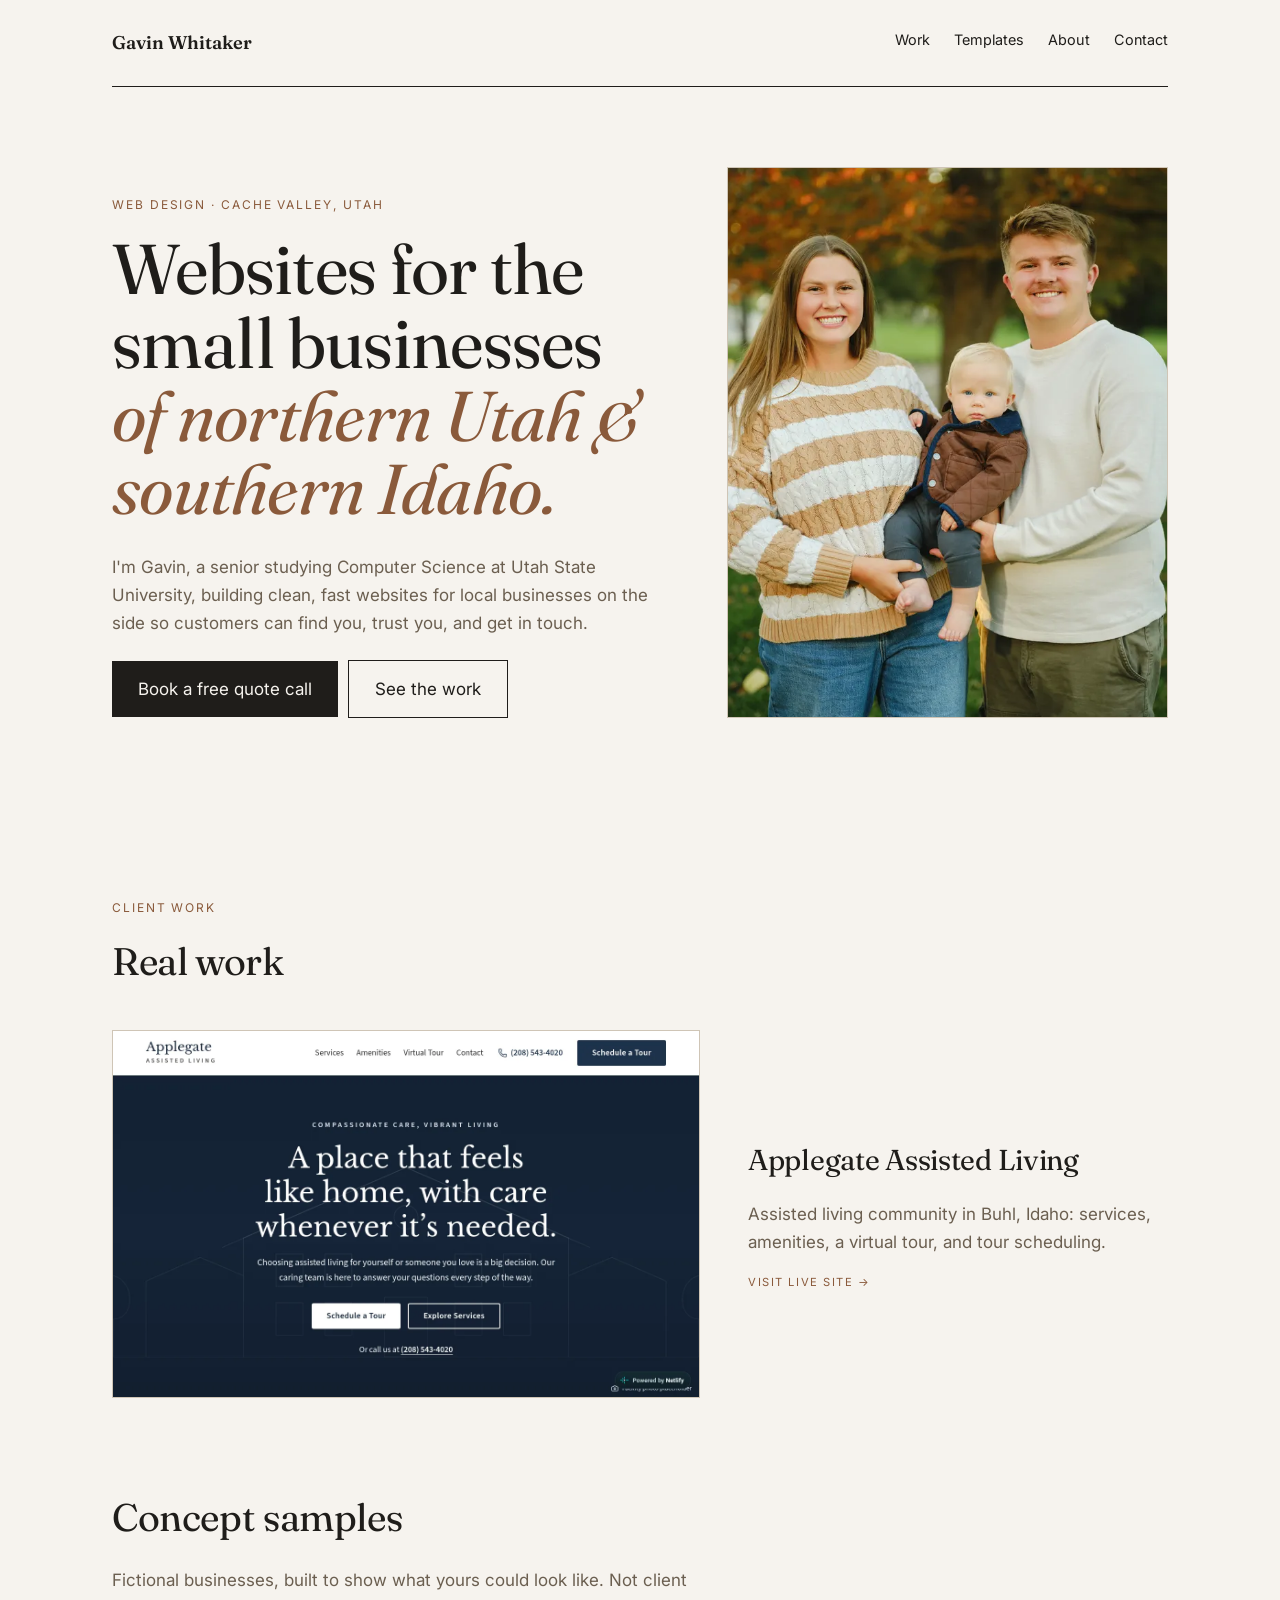
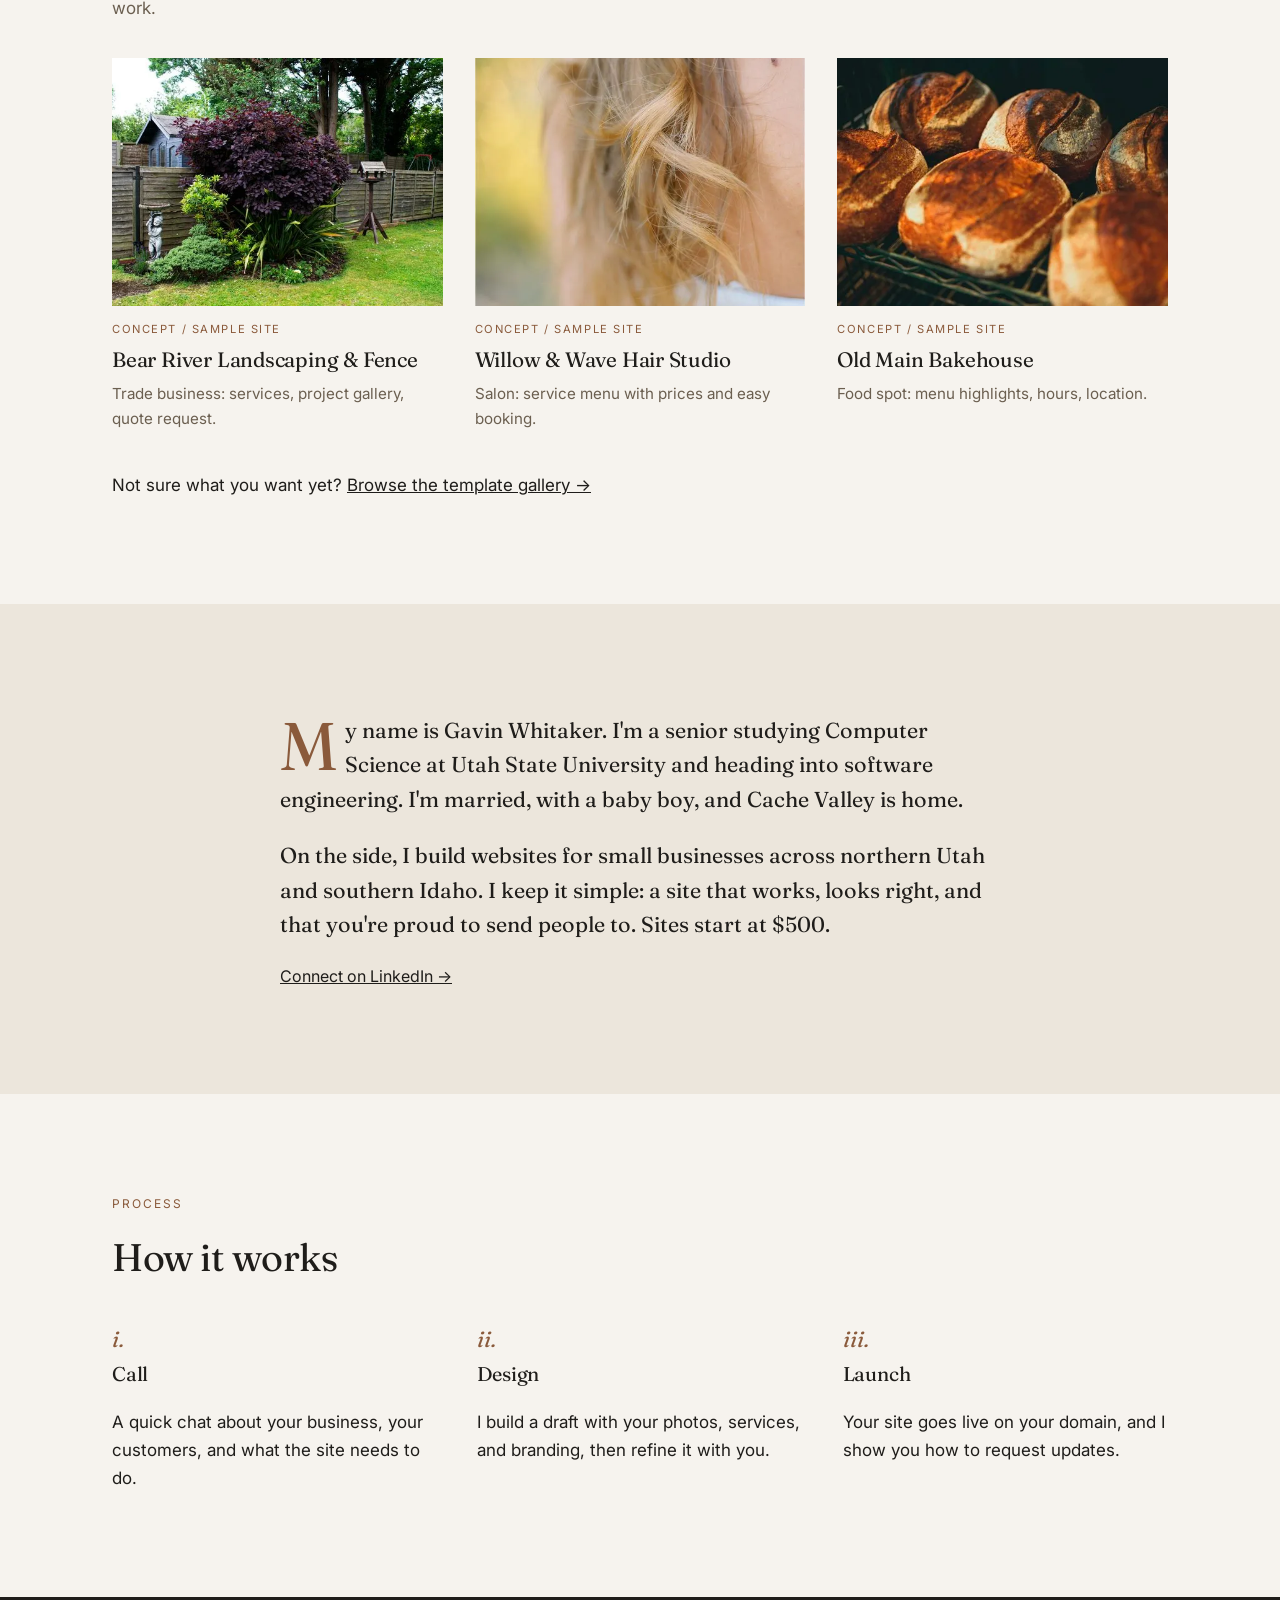
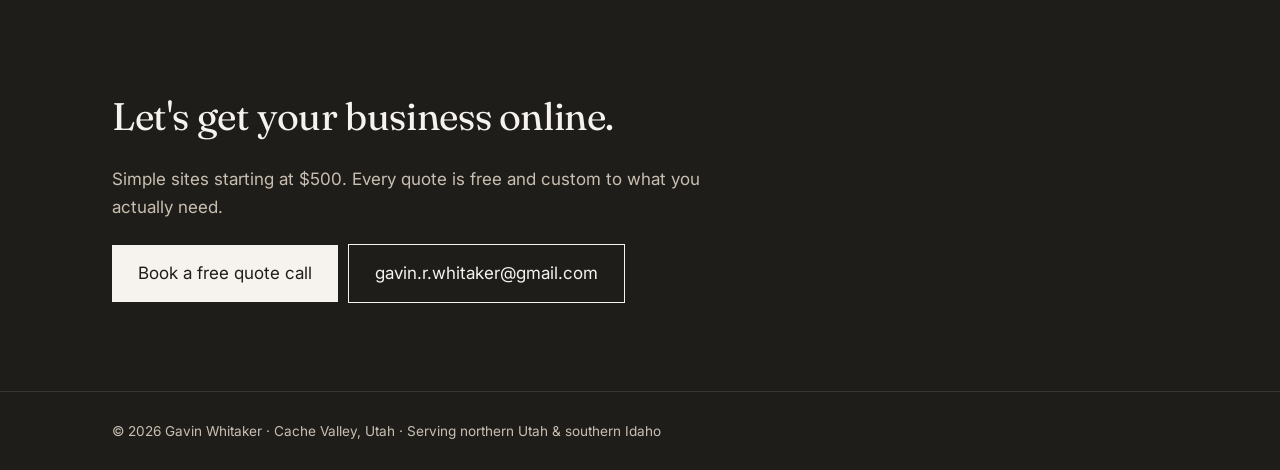
<file: index.html>
<!doctype html><html lang="en"><head><meta charset="utf-8"><meta name="viewport" content="width=device-width,initial-scale=1"><title>Gavin Whitaker — Web Design, Cache Valley UT</title><link rel="icon" href="data:image/svg+xml,%3Csvg xmlns=%22http://www.w3.org/2000/svg%22 viewBox=%220 0 32 32%22%3E%3Crect width=%2232%22 height=%2232%22 fill=%22%231f1d1a%22/%3E%3Ctext x=%2216%22 y=%2223%22 font-size=%2220%22 text-anchor=%22middle%22 fill=%22%23f6f3ee%22 font-family=%22Georgia%22%3EG%3C/text%3E%3C/svg%3E"><meta name="description" content="Clean, fast websites for small businesses in northern Utah and southern Idaho. Simple sites from $500, free quotes. By Gavin Whitaker, Cache Valley, Utah."><meta property="og:title" content="Gavin Whitaker — Web Design, Cache Valley UT"><meta property="og:description" content="Websites for the small businesses of northern Utah &amp; southern Idaho."><meta property="og:type" content="website"><meta property="og:url" content="https://gavin-whitaker.github.io/"><meta property="og:image" content="https://gavin-whitaker.github.io/img/og.jpg"><meta property="og:image:width" content="1200"><meta property="og:image:height" content="630"><meta name="twitter:card" content="summary_large_image">
<link rel="preconnect" href="https://fonts.googleapis.com"><link rel="preconnect" href="https://fonts.gstatic.com" crossorigin><link href="https://fonts.googleapis.com/css2?family=Fraunces:opsz,wght@9..144,400;9..144,600&family=Inter:wght@400;600&display=swap" rel="stylesheet">
<style>*{box-sizing:border-box}img{max-width:100%;height:auto;display:block}a:focus-visible,.btn:focus-visible{outline:3px solid currentColor;outline-offset:3px}.photo{margin:0;display:grid;place-items:center;text-align:center;letter-spacing:.12em;font-size:.8rem}.photo small{letter-spacing:0;font-size:.85rem;opacity:.8}.skip{position:absolute;left:-999px}.skip:focus{left:8px;top:8px;background:#fff;color:#000;padding:8px;z-index:9}
body{margin:0;background:#f6f3ee;color:#1f1d1a;font:17px/1.65 Inter,sans-serif}.w{max-width:1120px;margin:auto;padding:0 32px}
h1,h2,h3{font-family:Fraunces,serif;font-weight:400;letter-spacing:-.01em;margin:0}a{color:inherit}
nav{display:flex;justify-content:space-between;padding:28px 0;border-bottom:1px solid #1f1d1a;font-size:.9rem}nav a{text-decoration:none;margin-left:24px}nav b{font-family:Fraunces;font-weight:600;font-size:1.15rem}
.hero{display:grid;grid-template-columns:1.25fr 1fr;gap:64px;padding:80px 0;align-items:end}.kicker{text-transform:uppercase;letter-spacing:.16em;font-size:.75rem;color:#8a5a3b}
h1{font-size:clamp(2.6rem,5.5vw,4.6rem);line-height:1.04;margin:18px 0 28px}h1 em{color:#8a5a3b}
.photo{background:#e7e0d5;border:1px solid #cfc5b6;aspect-ratio:4/5;color:#6b5f50;overflow:hidden}
.btn{display:inline-block;padding:14px 26px;background:#1f1d1a;color:#f6f3ee;text-decoration:none;margin:6px 10px 0 0}.btn.l{background:none;color:#1f1d1a;border:1px solid #1f1d1a}
section{padding:88px 0}h2{font-size:2.4rem;margin-bottom:8px}.lede{color:#6b5f50;max-width:620px}
.client{display:grid;grid-template-columns:1.4fr 1fr;gap:48px;align-items:center;text-decoration:none;margin-top:36px}.client img{border:1px solid #cfc5b6}
.g{display:grid;grid-template-columns:repeat(3,1fr);gap:32px;margin-top:36px}.s{text-decoration:none}.s img{aspect-ratio:4/3;object-fit:cover}.tag{font-size:.7rem;letter-spacing:.14em;text-transform:uppercase;color:#8a5a3b;display:block;margin-top:14px}.s h3{font-size:1.3rem;margin:4px 0}.s p{margin:0;color:#6b5f50;font-size:.95rem}
.letter{max-width:720px;margin:auto;font-family:Fraunces;font-size:1.35rem;line-height:1.6}.letter p:first-child::first-letter{float:left;font-size:4.2rem;line-height:.82;margin:.06em .12em 0 0;color:#8a5a3b}
.steps{display:grid;grid-template-columns:repeat(3,1fr);gap:40px;margin-top:32px}.steps i{font-family:Fraunces;font-style:italic;color:#8a5a3b;font-size:1.4rem}
.dark{background:#1f1d1a;color:#f6f3ee}.dark .btn{background:#f6f3ee;color:#1f1d1a}.dark .btn.l{background:none;color:#f6f3ee;border-color:#f6f3ee}.dark .lede{color:#c9bfb1}
footer{padding:28px 0;font-size:.85rem;color:#c9bfb1;background:#1f1d1a;border-top:1px solid #3a3631}
@media(max-width:820px){.hero,.client,.g,.steps{grid-template-columns:1fr}nav div{display:none}}.hero-img{width:100%;height:100%;object-fit:cover;object-position:50% 30%}.client-name{font-size:1.8rem}.mt-xl{margin-top:88px}.mt-l{margin-top:40px}.about{background:#ece6dc}.letter-link{font-size:1rem;font-family:Inter,sans-serif}nav b a{text-decoration:none;margin:0}.photo{overflow:hidden}.photo picture{display:block;width:100%;height:100%}</style></head><body><a class="skip" href="#main">Skip to content</a><header class="w"><nav><b><a href="index.html">Gavin Whitaker</a></b><div><a href="#work">Work</a><a href="templates.html">Templates</a><a href="#about">About</a><a href="#contact">Contact</a></div></nav></header>
<main id="main"><div class="w"><div class="hero"><div><p class="kicker">Web design · Cache Valley, Utah</p><h1>Websites for the small businesses <em>of northern Utah &amp; southern Idaho.</em></h1>
<p class="lede">I'm Gavin, a senior studying Computer Science at Utah State University, building clean, fast websites for local businesses on the side so customers can find you, trust you, and get in touch.</p>
<a class="btn" href="https://calendly.com/gavin-r-whitaker/30min">Book a free quote call</a><a class="btn l" href="#work">See the work</a></div><figure class="photo"><picture><source type="image/webp" srcset="img/family-640.webp 640w, img/family-1200.webp 1200w" sizes="(max-width:820px) 100vw, 480px"><img class="hero-img" src="img/family-1200.jpg" srcset="img/family-640.jpg 640w, img/family-1200.jpg 1200w" sizes="(max-width:820px) 100vw, 480px" width="1200" height="1500" alt="Gavin Whitaker with his family" fetchpriority="high"></picture></figure></div></div>
<section id="work"><div class="w"><p class="kicker">Client work</p><h2>Real work</h2><a class="client" href="https://applgate.netlify.app/" target="_blank" rel="noopener"><picture><source srcset="img/applegate.webp" type="image/webp"><img src="img/applegate.png" alt="Applegate Assisted Living website" width="1280" height="800" loading="lazy"></picture><div><h3 class="client-name">Applegate Assisted Living</h3><p class="lede">Assisted living community in Buhl, Idaho: services, amenities, a virtual tour, and tour scheduling.</p><span class="tag">Visit live site →</span></div></a>
<h2 class="mt-xl">Concept samples</h2><p class="lede">Fictional businesses, built to show what yours could look like. Not client work.</p><div class="g"><a class="s" href="samples/landscaping.html"><picture><source srcset="img/samples/land-garden-600.webp" type="image/webp"><img src="img/samples/land-garden-600.jpg" width="480" height="600" alt="Bear River Landscaping &amp; Fence concept site preview" loading="lazy"></picture><div><span class="tag">Concept / sample site</span><h3>Bear River Landscaping &amp; Fence</h3><p>Trade business: services, project gallery, quote request.</p></div></a><a class="s" href="samples/salon.html"><picture><source srcset="img/samples/salon-curls-600.webp" type="image/webp"><img src="img/samples/salon-curls-600.jpg" width="480" height="600" alt="Willow &amp; Wave Hair Studio concept site preview" loading="lazy"></picture><div><span class="tag">Concept / sample site</span><h3>Willow &amp; Wave Hair Studio</h3><p>Salon: service menu with prices and easy booking.</p></div></a><a class="s" href="samples/bakery.html"><picture><source srcset="img/samples/bake-rack-600.webp" type="image/webp"><img src="img/samples/bake-rack-600.jpg" width="480" height="600" alt="Old Main Bakehouse concept site preview" loading="lazy"></picture><div><span class="tag">Concept / sample site</span><h3>Old Main Bakehouse</h3><p>Food spot: menu highlights, hours, location.</p></div></a></div>
<p class="mt-l">Not sure what you want yet? <a href="templates.html">Browse the template gallery →</a></p></div></section>
<section id="about" class="about"><div class="w"><div class="letter"><p>My name is Gavin Whitaker. I'm a senior studying Computer Science at Utah State University and heading into software engineering. I'm married, with a baby boy, and Cache Valley is home.</p><p>On the side, I build websites for small businesses across northern Utah and southern Idaho. I keep it simple: a site that works, looks right, and that you're proud to send people to. Sites start at $500.</p><p class="letter-link"><a href="https://www.linkedin.com/in/gavin-richard-whitaker/" target="_blank" rel="noopener">Connect on LinkedIn →</a></p></div></div></section>
<section><div class="w"><p class="kicker">Process</p><h2>How it works</h2><div class="steps"><div><i>i.</i><h3>Call</h3><p>A quick chat about your business, your customers, and what the site needs to do.</p></div><div><i>ii.</i><h3>Design</h3><p>I build a draft with your photos, services, and branding, then refine it with you.</p></div><div><i>iii.</i><h3>Launch</h3><p>Your site goes live on your domain, and I show you how to request updates.</p></div></div></div></section>
<section id="contact" class="dark"><div class="w"><h2>Let's get your business online.</h2><p class="lede">Simple sites starting at $500. Every quote is free and custom to what you actually need.</p><a class="btn" href="https://calendly.com/gavin-r-whitaker/30min" target="_blank" rel="noopener">Book a free quote call</a><a class="btn l" href="mailto:gavin.r.whitaker@gmail.com?subject=Free%20website%20quote">gavin.r.whitaker@gmail.com</a></div></section></main>
<footer><div class="w">© <span data-year>2026</span> Gavin Whitaker · Cache Valley, Utah · Serving northern Utah &amp; southern Idaho</div></footer><script>
document.querySelectorAll('[data-year]').forEach(e=>e.textContent=new Date().getFullYear());
</script></body></html>
</file>
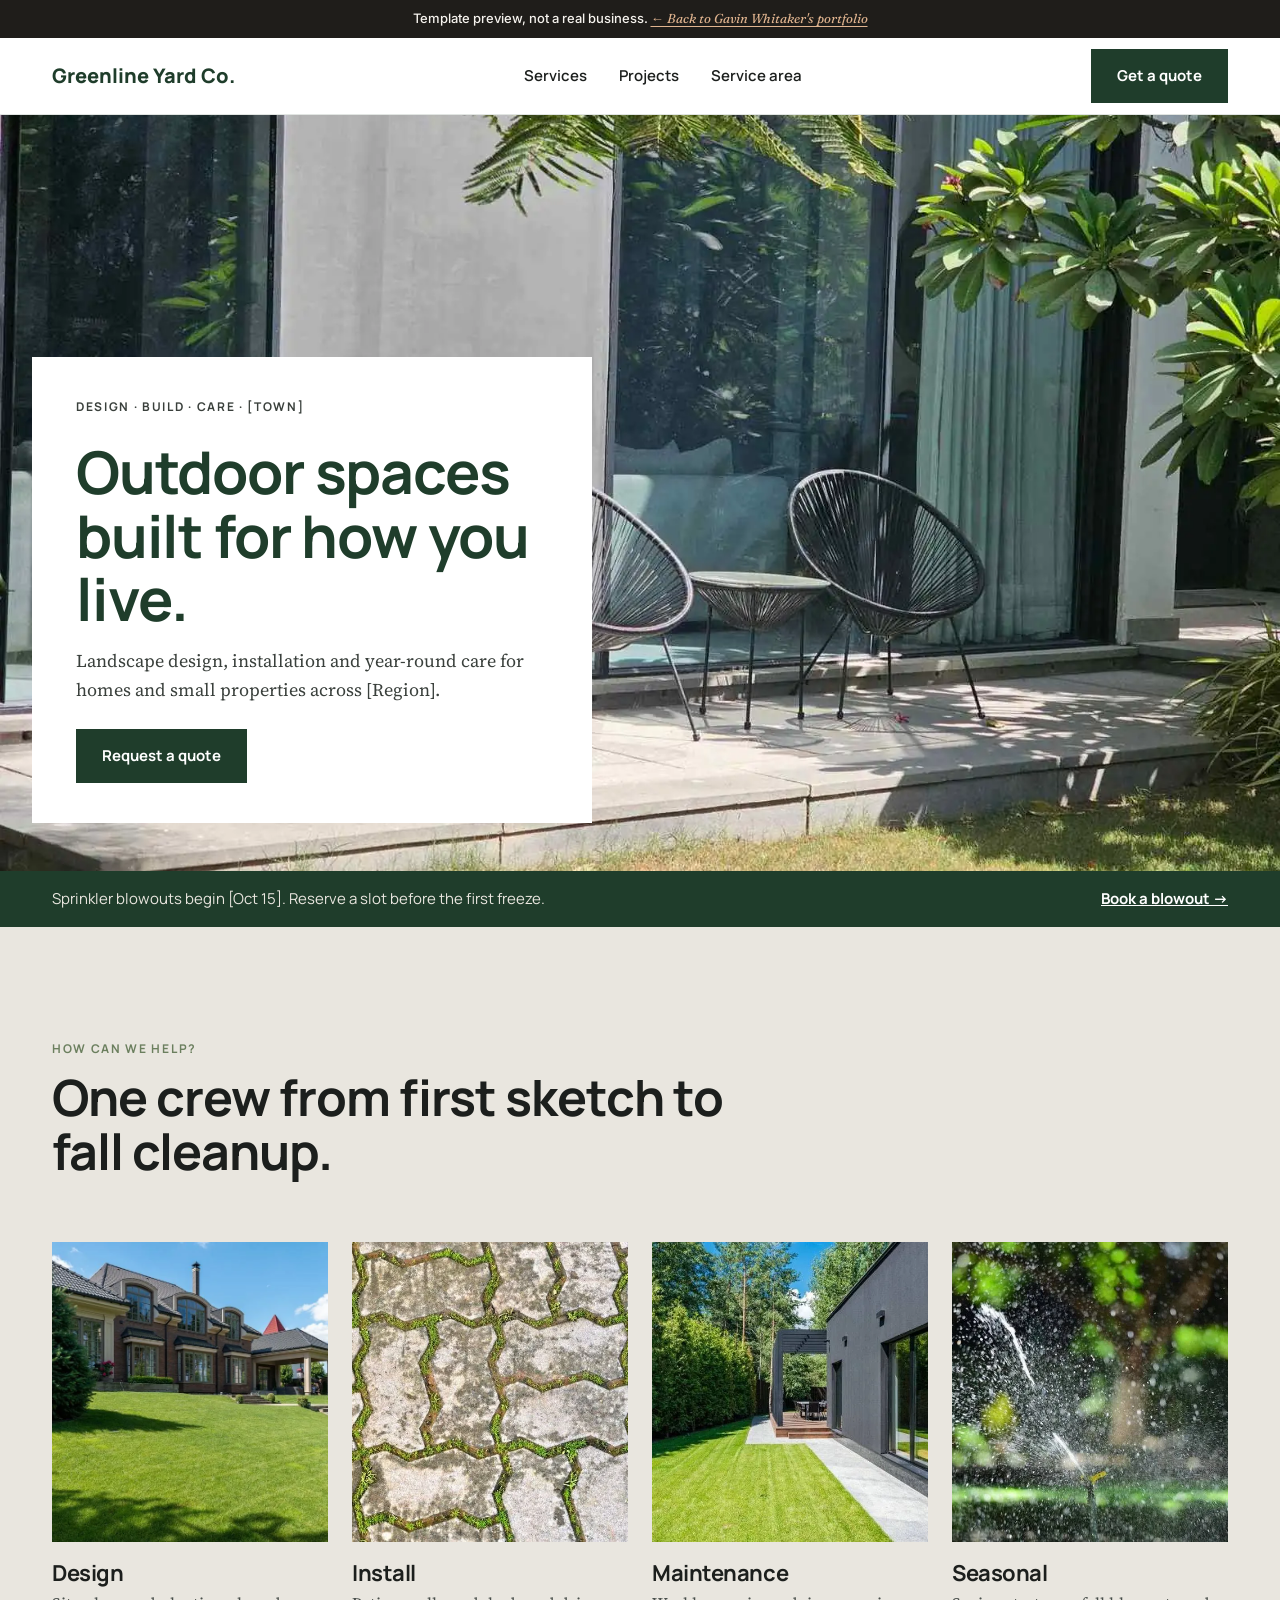
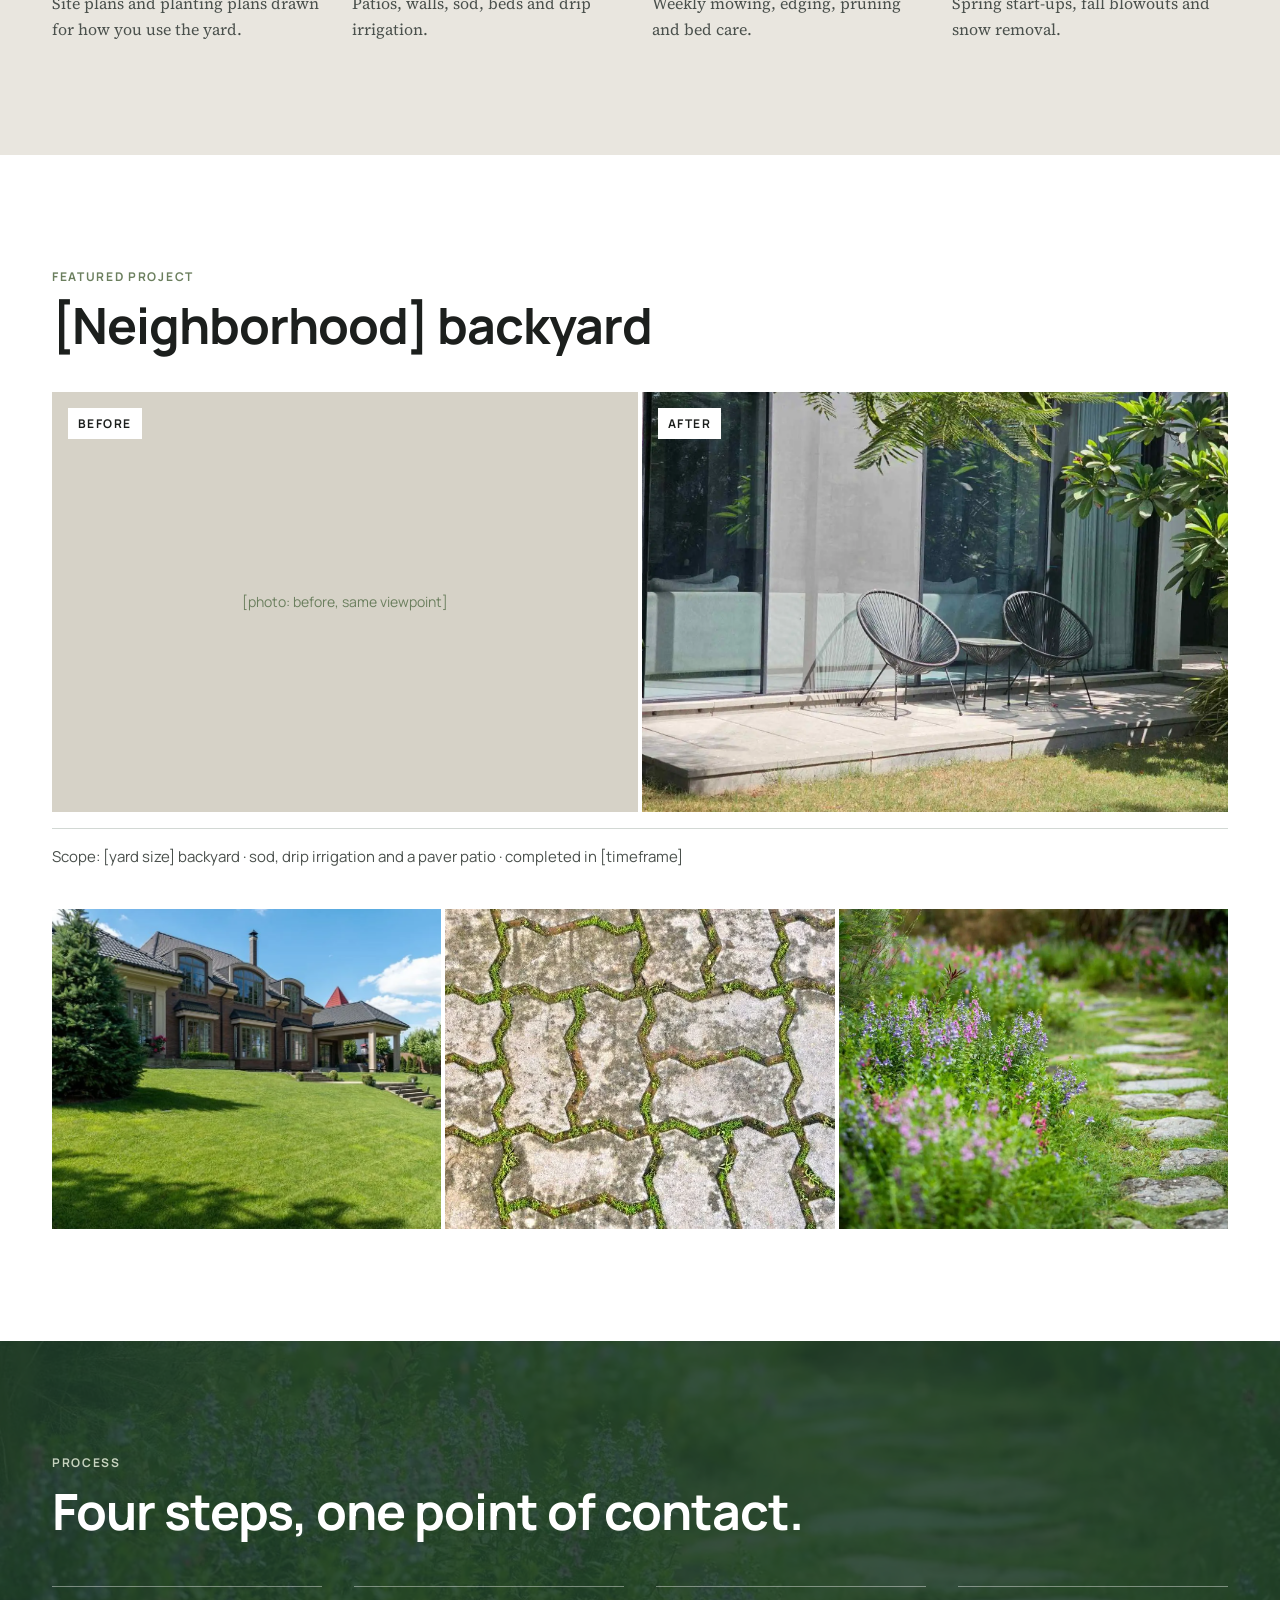
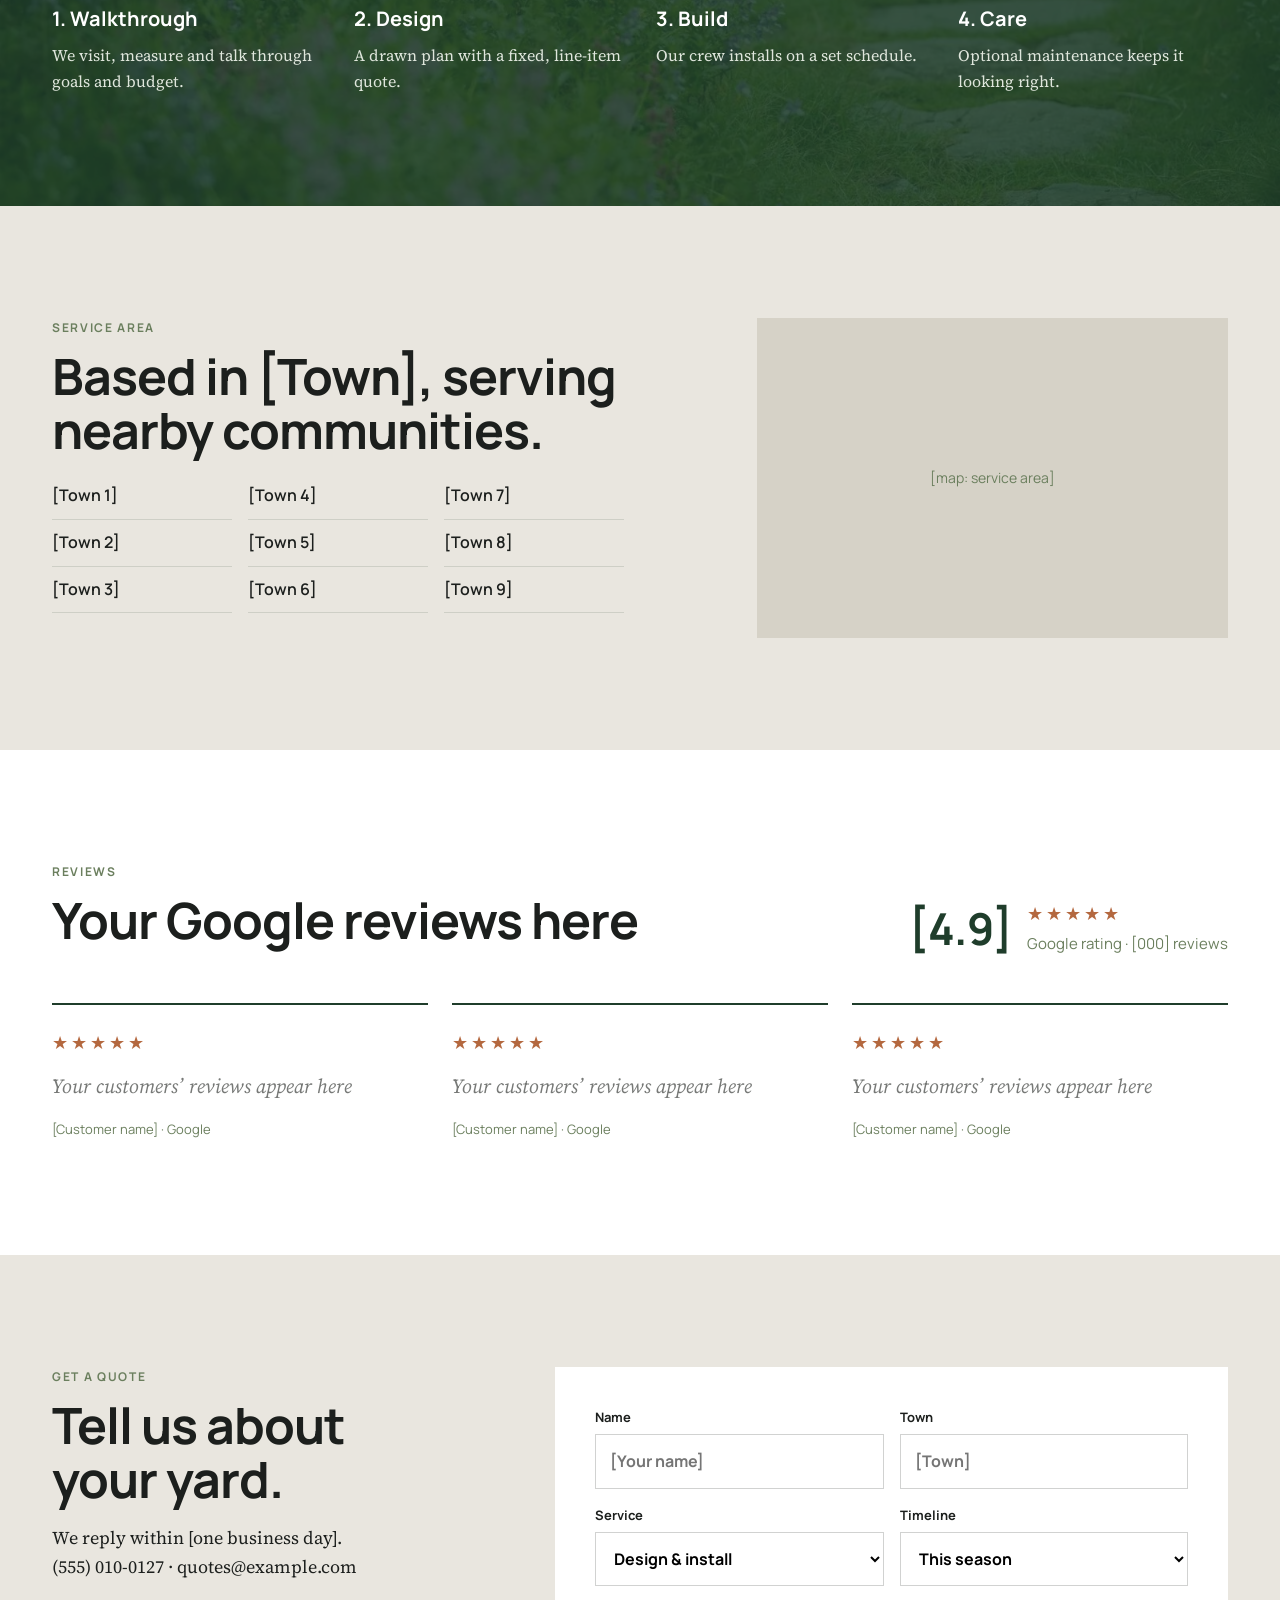
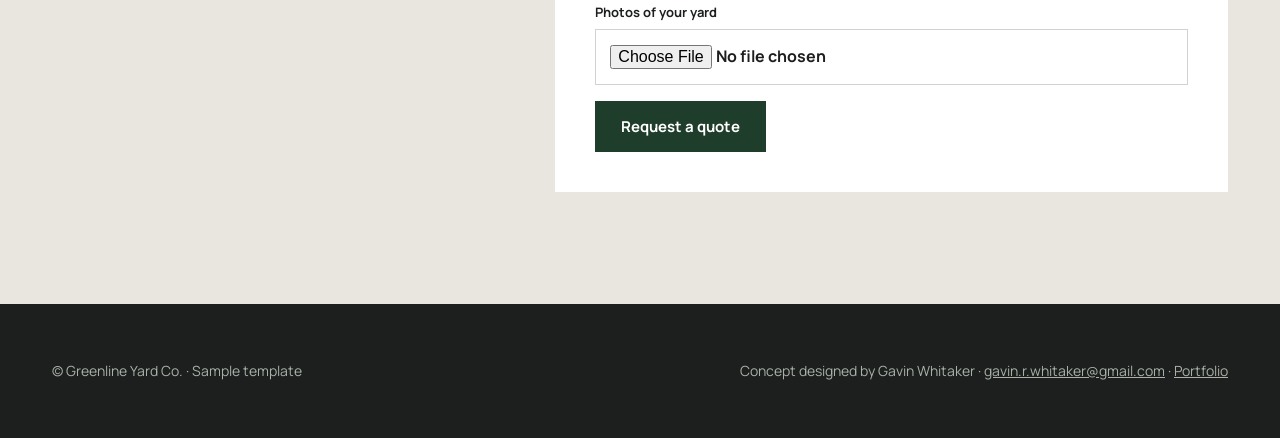
<file: templates/greenline-yard-co/index.html>
<!doctype html><html lang="en"><head><meta charset="utf-8"><meta name="robots" content="noindex, nofollow"><meta name="viewport" content="width=device-width,initial-scale=1">
<title>Greenline Yard Co. | Template</title><link rel="preconnect" href="https://fonts.gstatic.com" crossorigin><link href="https://fonts.googleapis.com/css2?family=Manrope:wght@600;700;800&family=Source+Serif+4:ital,opsz,wght@0,8..60,400;1,8..60,400&display=swap" rel="stylesheet">
<style>*{box-sizing:border-box}html{scroll-behavior:smooth}body{margin:0;-webkit-font-smoothing:antialiased}img{max-width:100%;display:block}a{color:inherit}
.w{max-width:1240px;margin:0 auto;padding:0 32px}@media(max-width:700px){.w{padding:0 20px}}
.g12{display:grid;grid-template-columns:repeat(12,1fr);gap:32px}@media(max-width:860px){.g12{grid-template-columns:1fr;gap:24px}.g12>*{grid-column:1/-1!important}}
section{padding:112px 0}@media(max-width:700px){section{padding:64px 0}}
.rv{display:grid;grid-template-columns:repeat(3,1fr);gap:24px}@media(max-width:860px){.rv{grid-template-columns:1fr}}
.mcall{display:none}@media(max-width:700px){.mcall{display:block;position:fixed;left:12px;right:12px;bottom:12px;z-index:20;text-align:center;padding:15px;font-weight:600;text-decoration:none}body{padding-bottom:76px}}
body{font-family:'Source Serif 4',serif;background:#E9E6DF;color:#1C1F1D;font-size:18px;line-height:1.6}
h1,h2,h3{font-family:Manrope,sans-serif;font-weight:700;line-height:1.08;margin:0 0 16px;letter-spacing:-.02em}h2{font-size:clamp(32px,4vw,50px)}
.eyb{font-family:Manrope;font-weight:700;text-transform:uppercase;letter-spacing:.14em;font-size:12px;color:#6B7F5E;margin:0 0 12px}
nav{background:#fff;position:sticky;top:0;z-index:10;border-bottom:1px solid #1F3D2B22}nav .w{display:flex;align-items:center;justify-content:space-between;height:76px;font-family:Manrope}
.logo{font-weight:800;font-size:20px;color:#1F3D2B}.links{display:flex;gap:32px;font-size:15px;font-weight:600}.links a{text-decoration:none}
.btn{display:inline-block;background:#1F3D2B;color:#fff;text-decoration:none;padding:15px 26px;font-family:Manrope;font-weight:700;font-size:15px;border-radius:0}.btn.l{background:#fff;color:#1F3D2B}
.hero{position:relative;height:min(84vh,780px);min-height:540px;background:url(hero.webp) center/cover}.hero .card{position:absolute;left:32px;bottom:48px;background:#fff;padding:40px 44px;max-width:560px}
.hero h1{font-size:clamp(38px,4.6vw,60px);color:#1F3D2B}.hero p{margin:0 0 24px;color:#3a403c}@media(max-width:700px){.hero{height:auto;min-height:0;padding-top:300px}.hero .card{position:relative;left:0;bottom:0;padding:32px 20px}}
.season{background:#1F3D2B;color:#E9E6DF;font-family:Manrope;font-size:15px}.season .w{display:flex;justify-content:space-between;gap:16px;flex-wrap:wrap;padding-top:16px;padding-bottom:16px}.season a{color:#fff;font-weight:700}
.cards{display:grid;grid-template-columns:repeat(4,1fr);gap:24px;margin-top:48px}@media(max-width:960px){.cards{grid-template-columns:1fr 1fr}}@media(max-width:600px){.cards{grid-template-columns:1fr}}
.cards img{height:300px;width:100%;object-fit:cover}.cards h3{font-size:22px;margin:20px 0 6px}.cards p{margin:0;font-size:16px;color:#4a504c}
.proj{background:#fff}.ba{display:grid;grid-template-columns:1fr 1fr;gap:4px;margin:40px 0 16px}.ba figure{margin:0;position:relative}.ba img{width:100%;height:420px;object-fit:cover}.ba figcaption{position:absolute;left:16px;top:16px;background:#fff;font-family:Manrope;font-weight:700;font-size:12px;letter-spacing:.12em;padding:6px 10px;text-transform:uppercase}
.ba .ph{height:420px;background:#d6d2c7;display:grid;place-items:center;color:#6B7F5E;font-family:Manrope;font-size:14px}@media(max-width:700px){.ba{grid-template-columns:1fr}.ba img,.ba .ph{height:260px}}
.scope{font-family:Manrope;font-size:15px;color:#4a504c;border-top:1px solid #1F3D2B33;padding-top:16px}
.proc{position:relative;background:url(bg.webp) center/cover;color:#fff}.proc:before{content:"";position:absolute;inset:0;background:#1F3D2Be0}.proc .w{position:relative}
.p4{display:grid;grid-template-columns:repeat(4,1fr);gap:32px;margin-top:48px}@media(max-width:860px){.p4{grid-template-columns:1fr 1fr}}.p4 b{font-family:Manrope;display:block;border-top:1px solid #ffffff66;padding-top:16px;margin-bottom:8px;font-size:20px}.p4 p{color:#dfe6dc;font-size:16px;margin:0}
.area{columns:3;font-family:Manrope;font-weight:600;font-size:16px;padding:0;list-style:none}.area li{padding:10px 0;border-bottom:1px solid #1F3D2B22}@media(max-width:600px){.area{columns:2}}
.map{background:#d6d2c7;min-height:320px;display:grid;place-items:center;color:#6B7F5E;font-family:Manrope;font-size:14px}
form{background:#fff;padding:40px;display:grid;grid-template-columns:1fr 1fr;gap:16px}form label{font-family:Manrope;font-size:13px;font-weight:700;display:block}form .f{grid-column:1/-1}
input,select{width:100%;padding:14px;border:1px solid #1C1F1D33;font:inherit;font-size:16px;margin-top:6px;background:#fff;border-radius:0}@media(max-width:600px){form{grid-template-columns:1fr;padding:24px}}
.revs{background:#fff}.rhead{display:flex;justify-content:space-between;align-items:flex-end;flex-wrap:wrap;gap:24px;margin-bottom:40px}.rb{display:flex;gap:14px;align-items:center;font-family:Manrope}.rb b{font-size:44px;color:#1F3D2B}.rb small{color:#6B7F5E}
.st{color:#B4683F;letter-spacing:3px}.rc{border-top:2px solid #1F3D2B;padding-top:24px}.rc p{font-size:20px;color:#1C1F1D99;margin:12px 0;font-style:italic}.rc span{font-family:Manrope;font-size:13px;color:#6B7F5E}
.gal{display:grid;grid-template-columns:repeat(3,1fr);gap:4px;margin-top:40px}.gal img{height:320px;width:100%;object-fit:cover}@media(max-width:700px){.gal{grid-template-columns:1fr}.gal img{height:220px}}
footer{background:#1C1F1D;color:#a9b0a8;font-family:Manrope;font-size:14px;padding:56px 0}footer .w{display:flex;justify-content:space-between;flex-wrap:wrap;gap:20px}.mcall{background:#1F3D2B;color:#fff;font-family:Manrope}@media(max-width:860px){.links{display:none}}</style></head><body><link rel="stylesheet" href="../../css/gw.css"><div class="gw-note">Template preview, not a real business. <a href="https://gavin-whitaker.github.io/templates.html">← Back to Gavin Whitaker's portfolio</a></div>

<nav><div class="w"><div class="logo">Greenline Yard Co.</div><div class="links"><a href="#services">Services</a><a href="#projects">Projects</a><a href="#area">Service area</a></div><a class="btn" href="#quote">Get a quote</a></div></nav>
<header class="hero"><div class="card"><p class="eyb">Design · Build · Care · [Town]</p><h1>Outdoor spaces built for how you live.</h1><p>Landscape design, installation and year-round care for homes and small properties across [Region].</p><a class="btn" href="#quote">Request a quote</a></div></header>
<div class="season"><div class="w"><span>Sprinkler blowouts begin [Oct 15]. Reserve a slot before the first freeze.</span><a href="#quote">Book a blowout →</a></div></div>
<section id="services"><div class="w"><div class="g12"><div style="grid-column:1/8"><p class="eyb">How can we help?</p><h2>One crew from first sketch to fall cleanup.</h2></div></div><div class="cards"><div><img src="photo-4.webp" alt="Finished front landscape"><h3>Design</h3><p>Site plans and planting plans drawn for how you use the yard.</p></div><div><img src="photo-3.webp" alt="Pavers with grass joints"><h3>Install</h3><p>Patios, walls, sod, beds and drip irrigation.</p></div><div><img src="photo-1.webp" alt="Maintained lawn"><h3>Maintenance</h3><p>Weekly mowing, edging, pruning and bed care.</p></div><div><img src="photo-2.webp" alt="Sprinkler watering lawn"><h3>Seasonal</h3><p>Spring start-ups, fall blowouts and snow removal.</p></div></div></div></section>
<section id="projects" class="proj"><div class="w"><p class="eyb">Featured project</p><h2>[Neighborhood] backyard</h2><div class="ba"><figure><div class="ph">[photo: before, same viewpoint]</div><figcaption>Before</figcaption></figure><figure><img src="hero.webp" alt="Finished patio and lawn"><figcaption>After</figcaption></figure></div><p class="scope">Scope: [yard size] backyard · sod, drip irrigation and a paver patio · completed in [timeframe]</p>
<div class="gal"><img src="photo-4.webp" alt="Front landscape"><img src="photo-3.webp" alt="Paver detail"><img src="bg.webp" alt="Stone garden path"></div></div></section>
<section class="proc"><div class="w"><p class="eyb" style="color:#c7d3bf">Process</p><h2>Four steps, one point of contact.</h2><div class="p4"><div><b>1. Walkthrough</b><p>We visit, measure and talk through goals and budget.</p></div><div><b>2. Design</b><p>A drawn plan with a fixed, line-item quote.</p></div><div><b>3. Build</b><p>Our crew installs on a set schedule.</p></div><div><b>4. Care</b><p>Optional maintenance keeps it looking right.</p></div></div></div></section>
<section id="area"><div class="w g12"><div style="grid-column:1/7"><p class="eyb">Service area</p><h2>Based in [Town], serving nearby communities.</h2><ul class="area"><li>[Town 1]</li><li>[Town 2]</li><li>[Town 3]</li><li>[Town 4]</li><li>[Town 5]</li><li>[Town 6]</li><li>[Town 7]</li><li>[Town 8]</li><li>[Town 9]</li></ul></div><div class="map" style="grid-column:8/13">[map: service area]</div></div></section>
<section class="revs revs"><div class="w"><div class="rhead"><div><p class="eyb">Reviews</p><h2>Your Google reviews here</h2></div><div class="rb"><b>[4.9]</b><div><div class="st">★★★★★</div><small>Google rating · [000] reviews</small></div></div></div><div class="rv"><div class="rc"><div class="st">★★★★★</div><p>Your customers’ reviews appear here</p><span>[Customer name] · Google</span></div><div class="rc"><div class="st">★★★★★</div><p>Your customers’ reviews appear here</p><span>[Customer name] · Google</span></div><div class="rc"><div class="st">★★★★★</div><p>Your customers’ reviews appear here</p><span>[Customer name] · Google</span></div></div></div></section>
<section id="quote"><div class="w g12"><div style="grid-column:1/5"><p class="eyb">Get a quote</p><h2>Tell us about your yard.</h2><p>We reply within [one business day].<br>(555) 010-0127 · quotes@example.com</p></div><form style="grid-column:6/13" onsubmit="return false"><label>Name<input placeholder="[Your name]"></label><label>Town<input placeholder="[Town]"></label><label>Service<select><option>Design &amp; install</option><option>Maintenance</option><option>Seasonal</option></select></label><label>Timeline<select><option>This season</option><option>Next season</option></select></label><label class="f">Photos of your yard<input type="file"></label><div class="f"><button class="btn" style="border:0">Request a quote</button></div></form></div></section>
<footer><div class="w"><span>© Greenline Yard Co. · Sample template</span><span>Concept designed by Gavin Whitaker &middot; <a href="mailto:gavin.r.whitaker@gmail.com">gavin.r.whitaker@gmail.com</a> &middot; <a href="https://gavin-whitaker.github.io">Portfolio</a></span></div></footer><a class="mcall" href="tel:5550100127">Call for a quote</a>
</body></html>
</file>
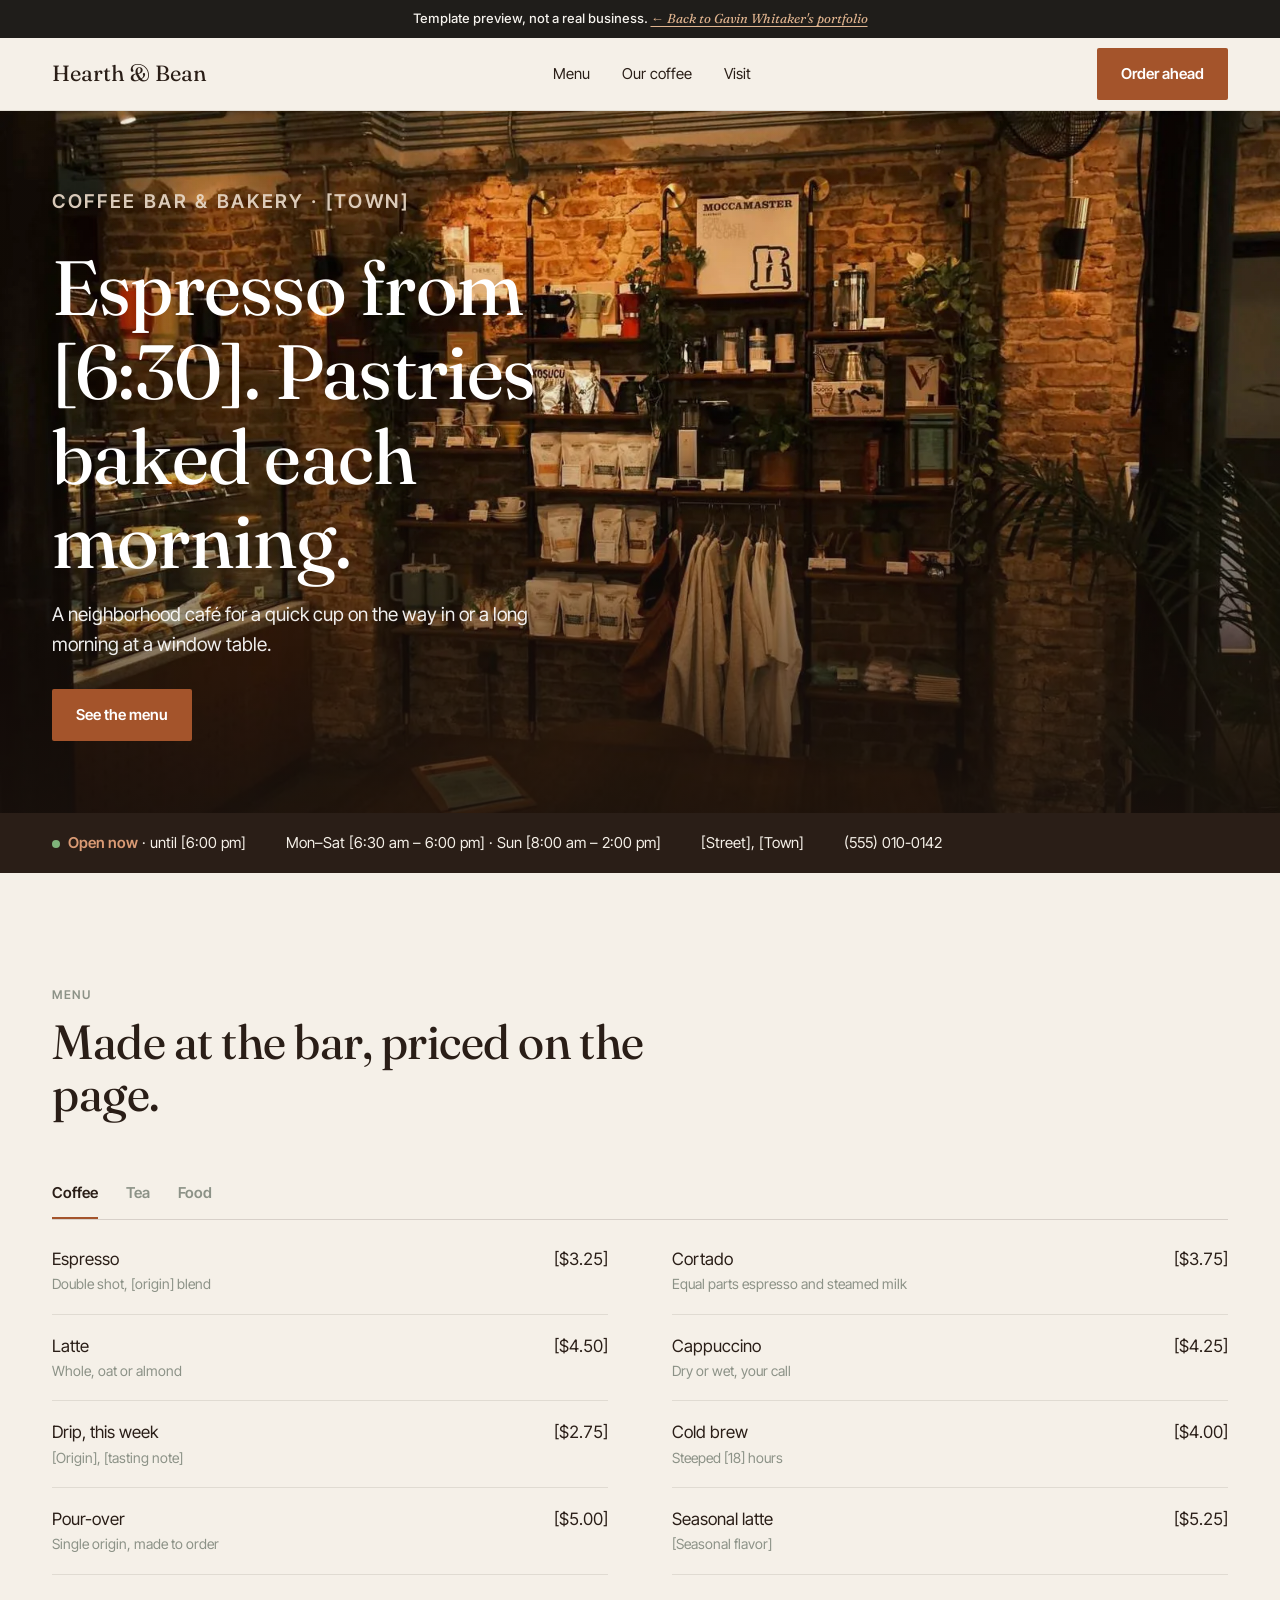
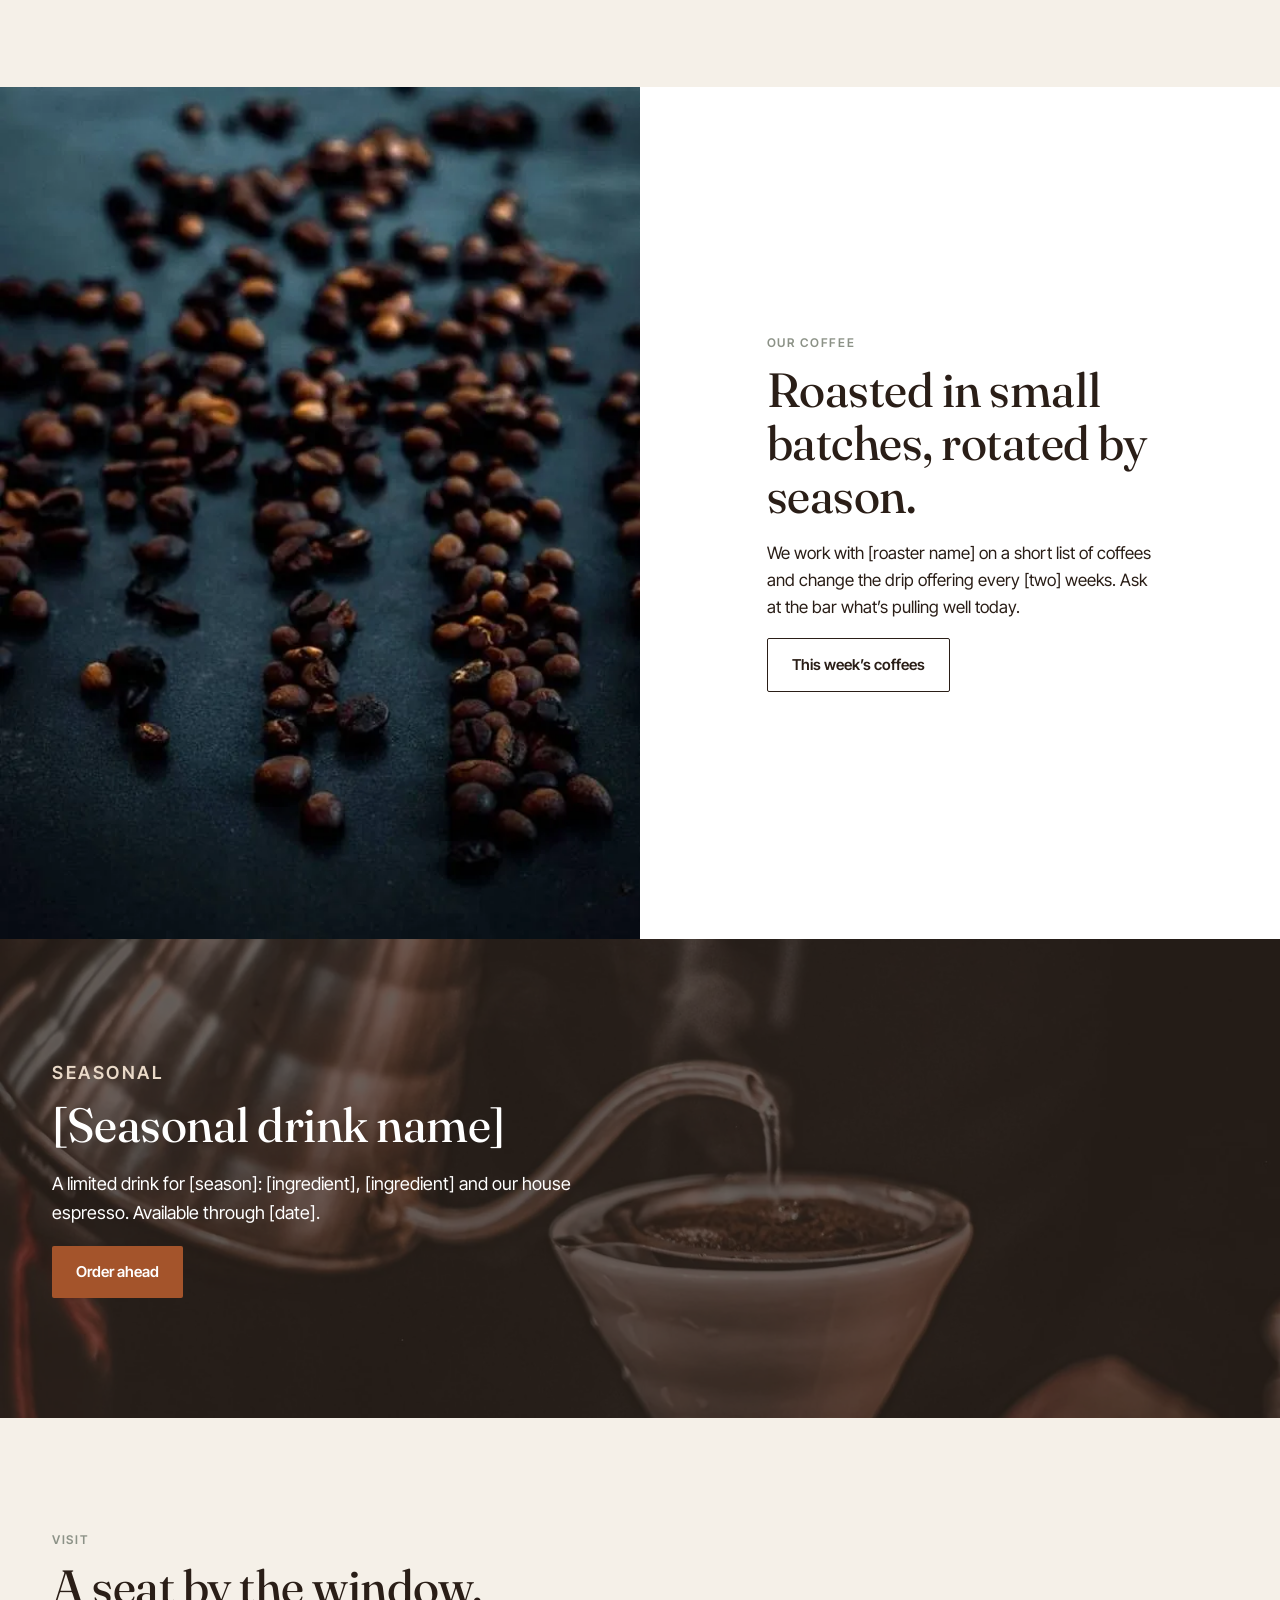
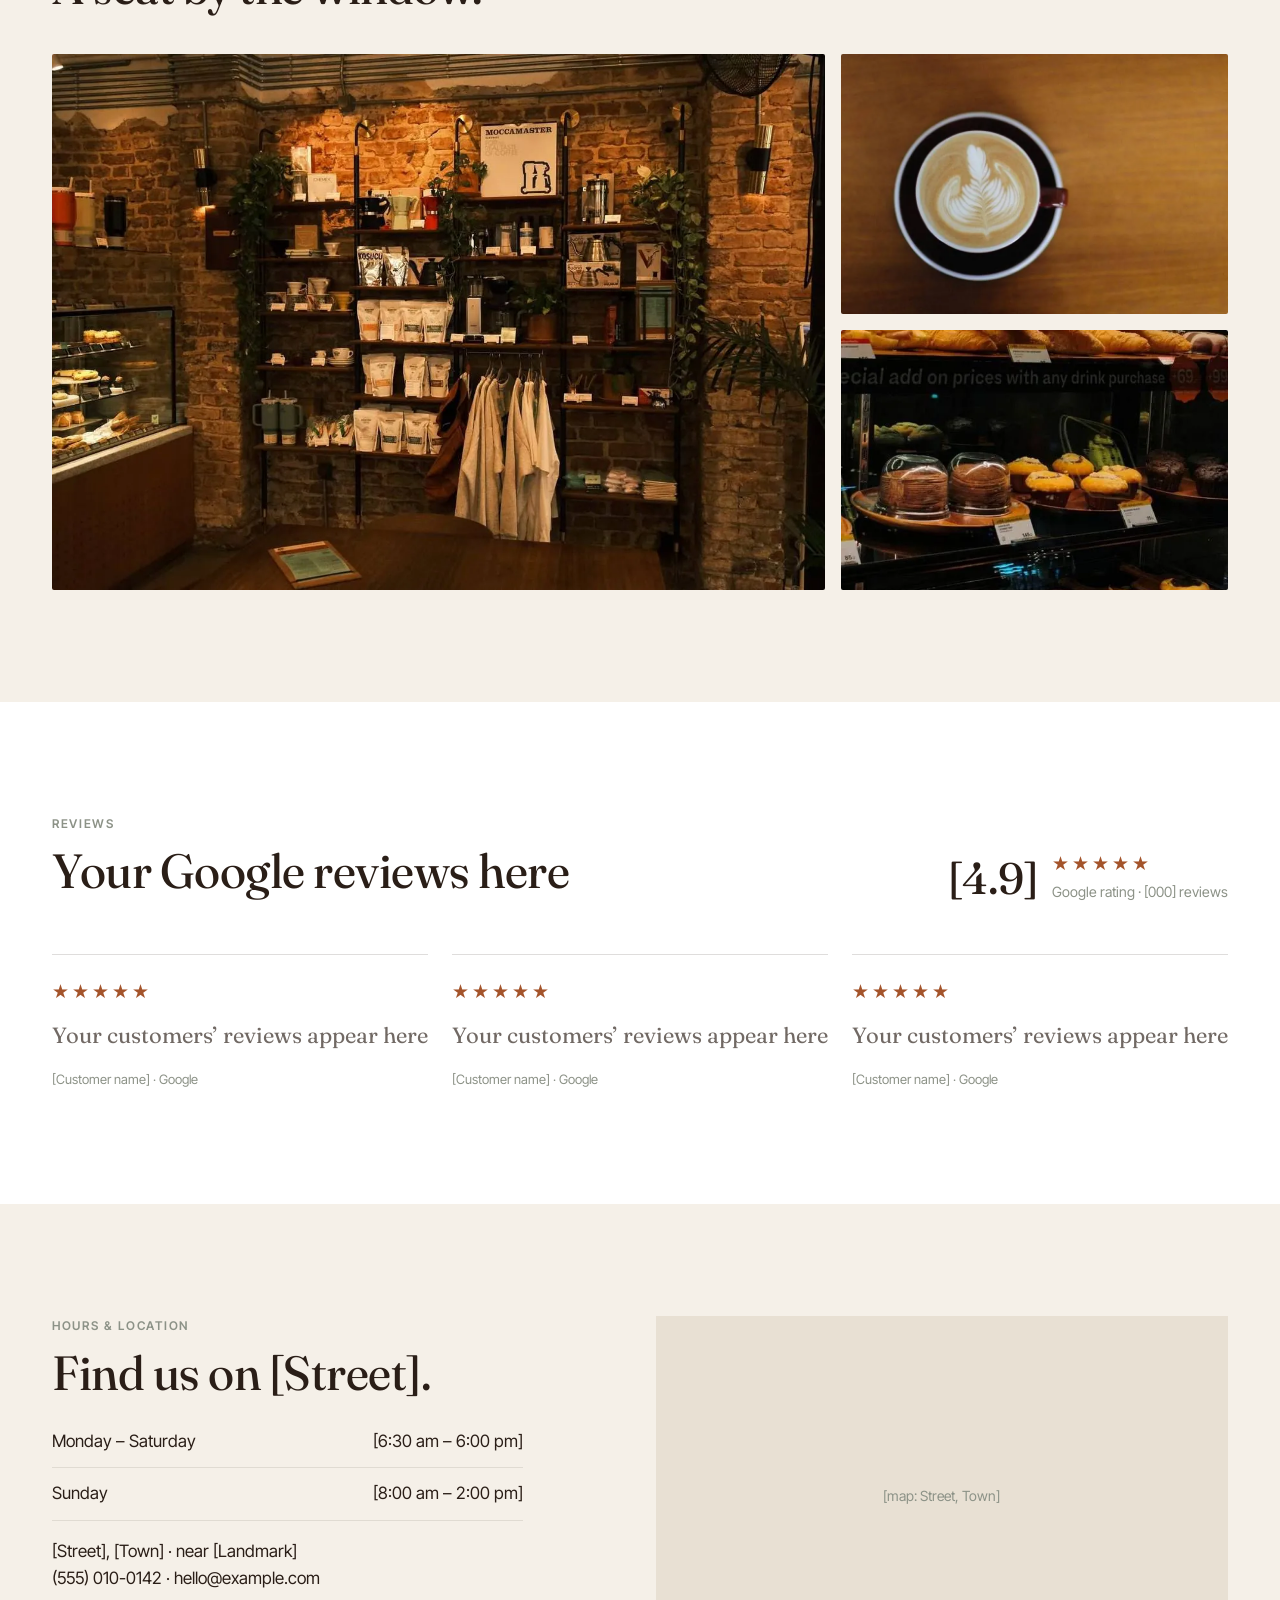
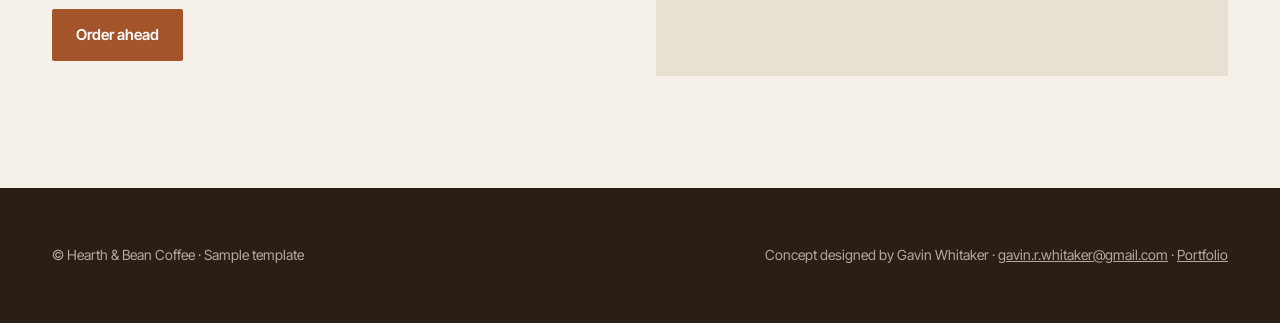
<file: templates/hearth-and-bean/index.html>
<!doctype html><html lang="en"><head><meta charset="utf-8"><meta name="robots" content="noindex, nofollow"><meta name="viewport" content="width=device-width,initial-scale=1">
<title>Hearth & Bean Coffee | Template</title><link rel="preconnect" href="https://fonts.gstatic.com" crossorigin><link href="https://fonts.googleapis.com/css2?family=Fraunces:opsz,wght@9..144,400;9..144,500&family=Inter+Tight:wght@400;500;600&display=swap" rel="stylesheet">
<style>*{box-sizing:border-box}html{scroll-behavior:smooth}body{margin:0;-webkit-font-smoothing:antialiased}img{max-width:100%;display:block}a{color:inherit}
.w{max-width:1240px;margin:0 auto;padding:0 32px}@media(max-width:700px){.w{padding:0 20px}}
.g12{display:grid;grid-template-columns:repeat(12,1fr);gap:32px}@media(max-width:860px){.g12{grid-template-columns:1fr;gap:24px}.g12>*{grid-column:1/-1!important}}
section{padding:112px 0}@media(max-width:700px){section{padding:64px 0}}
.rv{display:grid;grid-template-columns:repeat(3,1fr);gap:24px}@media(max-width:860px){.rv{grid-template-columns:1fr}}
.mcall{display:none}@media(max-width:700px){.mcall{display:block;position:fixed;left:12px;right:12px;bottom:12px;z-index:20;text-align:center;padding:15px;font-weight:600;text-decoration:none}body{padding-bottom:76px}}
body{font-family:'Inter Tight',sans-serif;background:#F5F0E8;color:#2A1E17;font-size:17px;line-height:1.6}
h1,h2,h3{font-family:Fraunces,serif;font-weight:450;font-variation-settings:"opsz" 72;letter-spacing:-.01em;margin:0 0 16px;line-height:1.1}
h2{font-size:clamp(32px,4vw,48px)}.eyb{text-transform:uppercase;letter-spacing:.14em;font-size:12px;color:#8C9287;margin:0 0 12px;font-weight:600}
nav{background:#F5F0E8;border-bottom:1px solid #2A1E171a;position:sticky;top:0;z-index:10}nav .w{display:flex;align-items:center;justify-content:space-between;height:72px}
.logo{font-family:Fraunces,serif;font-size:22px}.links{display:flex;gap:32px;font-size:15px}.links a{text-decoration:none}
.btn{display:inline-block;background:#A4542B;color:#fff;text-decoration:none;padding:14px 24px;border-radius:2px;font-weight:600;font-size:15px}.btn.o{background:transparent;color:inherit;border:1px solid currentColor}
.hero{position:relative;height:min(78vh,720px);min-height:520px;background:url(hero.webp) center/cover;display:flex;align-items:flex-end;color:#fff}
.hero:before{content:"";position:absolute;inset:0;background:linear-gradient(0deg,#1a120dcc,#1a120d10 60%)}.hero .w{position:relative;width:100%;padding-bottom:72px}
.hero h1{font-size:clamp(44px,6vw,80px);max-width:12ch}.hero p{font-size:19px;max-width:46ch;margin:0 0 28px;opacity:.92}
.info{background:#2A1E17;color:#F5F0E8;font-size:15px}.info .w{display:flex;gap:40px;flex-wrap:wrap;padding-top:18px;padding-bottom:18px}.info b{color:#d99a74;font-weight:600}
.dot{display:inline-block;width:8px;height:8px;border-radius:50%;background:#7fb37a;margin-right:8px}
.tabs{display:flex;gap:28px;border-bottom:1px solid #2A1E1726;margin:32px 0 8px}.tabs span{padding:12px 0;font-weight:600;font-size:15px;color:#8C9287}.tabs span.on{color:#2A1E17;border-bottom:2px solid #A4542B}
.menu{display:grid;grid-template-columns:1fr 1fr;gap:0 64px}@media(max-width:860px){.menu{grid-template-columns:1fr}}
.mi{display:flex;justify-content:space-between;gap:16px;padding:18px 0;border-bottom:1px solid #2A1E171a}.mi small{display:block;color:#8C9287;font-size:14px}.mi .p{font-variant-numeric:tabular-nums;white-space:nowrap}
.src{background:#fff}.src img{width:100%;height:100%;min-height:420px;object-fit:cover}.src .t{align-self:center}
.feat{position:relative;background:url(bg.webp) center/cover;color:#fff;padding:0}.feat:before{content:"";position:absolute;inset:0;background:#2A1E17b3}.feat .w{position:relative;padding:120px 32px}.feat p{max-width:52ch;font-size:18px}
.gal{display:grid;grid-template-columns:2fr 1fr;grid-template-rows:260px 260px;gap:16px}.gal img{width:100%;height:100%;object-fit:cover;border-radius:2px}.gal img:first-child{grid-row:1/3}
@media(max-width:700px){.gal{grid-template-columns:1fr 1fr;grid-template-rows:240px 160px}.gal img:first-child{grid-column:1/3;grid-row:auto}}
.revs{background:#fff}.rhead{display:flex;justify-content:space-between;align-items:flex-end;gap:24px;flex-wrap:wrap;margin-bottom:40px}.rb{display:flex;gap:14px;align-items:center}.rb b{font-family:Fraunces,serif;font-size:44px;font-weight:450}.rb small{color:#8C9287}
.st{color:#A4542B;letter-spacing:3px}.rc{border-top:1px solid #2A1E1726;padding-top:24px}.rc p{font-family:Fraunces,serif;font-size:22px;margin:12px 0;color:#2A1E17aa}.rc span{font-size:13px;color:#8C9287}
.visit .map{background:#e8e0d3;min-height:360px;display:grid;place-items:center;color:#8C9287;font-size:14px}table{width:100%;border-collapse:collapse}td{padding:12px 0;border-bottom:1px solid #2A1E171a}td+td{text-align:right}
footer{background:#2A1E17;color:#F5F0E8aa;font-size:14px;padding:56px 0}footer .w{display:flex;justify-content:space-between;gap:24px;flex-wrap:wrap}
.mcall{background:#A4542B;color:#fff}@media(max-width:860px){.links{display:none}}</style></head><body><link rel="stylesheet" href="../../css/gw.css"><div class="gw-note">Template preview, not a real business. <a href="https://gavin-whitaker.github.io/templates.html">← Back to Gavin Whitaker's portfolio</a></div>

<nav><div class="w"><div class="logo">Hearth &amp; Bean</div><div class="links"><a href="#menu">Menu</a><a href="#coffee">Our coffee</a><a href="#visit">Visit</a></div><a class="btn" href="#visit">Order ahead</a></div></nav>
<header class="hero"><div class="w"><p class="eyb" style="color:#e9d9c8">Coffee bar &amp; bakery · [Town]</p><h1>Espresso from [6:30]. Pastries baked each morning.</h1><p>A neighborhood café for a quick cup on the way in or a long morning at a window table.</p><a class="btn" href="#menu">See the menu</a></div></header>
<div class="info"><div class="w"><span><span class="dot"></span><b>Open now</b> · until [6:00 pm]</span><span>Mon–Sat [6:30 am – 6:00 pm] · Sun [8:00 am – 2:00 pm]</span><span>[Street], [Town]</span><span>(555) 010-0142</span></div></div>
<section id="menu"><div class="w"><div class="g12"><div style="grid-column:1/8"><p class="eyb">Menu</p><h2>Made at the bar, priced on the page.</h2></div></div><div class="tabs"><span class="on">Coffee</span><span>Tea</span><span>Food</span></div><div class="menu"><div class="mi"><div>Espresso<small>Double shot, [origin] blend</small></div><div class="p">[$3.25]</div></div><div class="mi"><div>Cortado<small>Equal parts espresso and steamed milk</small></div><div class="p">[$3.75]</div></div><div class="mi"><div>Latte<small>Whole, oat or almond</small></div><div class="p">[$4.50]</div></div><div class="mi"><div>Cappuccino<small>Dry or wet, your call</small></div><div class="p">[$4.25]</div></div><div class="mi"><div>Drip, this week<small>[Origin], [tasting note]</small></div><div class="p">[$2.75]</div></div><div class="mi"><div>Cold brew<small>Steeped [18] hours</small></div><div class="p">[$4.00]</div></div><div class="mi"><div>Pour-over<small>Single origin, made to order</small></div><div class="p">[$5.00]</div></div><div class="mi"><div>Seasonal latte<small>[Seasonal flavor]</small></div><div class="p">[$5.25]</div></div></div></div></section>
<section id="coffee" class="src" style="padding:0"><div class="g12" style="gap:0"><div style="grid-column:1/7"><img src="photo-2.webp" alt="Roasted coffee beans"></div><div class="t" style="grid-column:8/12;padding:64px 20px"><p class="eyb">Our coffee</p><h2>Roasted in small batches, rotated by season.</h2><p>We work with [roaster name] on a short list of coffees and change the drip offering every [two] weeks. Ask at the bar what’s pulling well today.</p><a class="btn o" href="#menu">This week’s coffees</a></div></div></section>
<section class="feat"><div class="w"><p class="eyb" style="color:#e9d9c8">Seasonal</p><h2>[Seasonal drink name]</h2><p>A limited drink for [season]: [ingredient], [ingredient] and our house espresso. Available through [date].</p><a class="btn" href="#visit">Order ahead</a></div></section>
<section><div class="w"><p class="eyb">Visit</p><h2 style="margin-bottom:40px">A seat by the window.</h2><div class="gal"><img src="hero.webp" alt="Café interior"><img src="photo-1.webp" alt="Latte art"><img src="photo-3.webp" alt="Pastry case"></div></div></section>
<section class="revs "><div class="w"><div class="rhead"><div><p class="eyb">Reviews</p><h2>Your Google reviews here</h2></div><div class="rb"><b>[4.9]</b><div><div class="st">★★★★★</div><small>Google rating · [000] reviews</small></div></div></div><div class="rv"><div class="rc"><div class="st">★★★★★</div><p>Your customers’ reviews appear here</p><span>[Customer name] · Google</span></div><div class="rc"><div class="st">★★★★★</div><p>Your customers’ reviews appear here</p><span>[Customer name] · Google</span></div><div class="rc"><div class="st">★★★★★</div><p>Your customers’ reviews appear here</p><span>[Customer name] · Google</span></div></div></div></section>
<section id="visit" class="visit"><div class="w g12"><div style="grid-column:1/6"><p class="eyb">Hours &amp; location</p><h2>Find us on [Street].</h2><table><tr><td>Monday – Saturday</td><td>[6:30 am – 6:00 pm]</td></tr><tr><td>Sunday</td><td>[8:00 am – 2:00 pm]</td></tr></table><p>[Street], [Town] · near [Landmark]<br>(555) 010-0142 · hello@example.com</p><a class="btn" href="#visit">Order ahead</a></div><div class="map" style="grid-column:7/13">[map: Street, Town]</div></div></section>
<footer><div class="w"><span>© Hearth &amp; Bean Coffee · Sample template</span><span>Concept designed by Gavin Whitaker &middot; <a href="mailto:gavin.r.whitaker@gmail.com">gavin.r.whitaker@gmail.com</a> &middot; <a href="https://gavin-whitaker.github.io">Portfolio</a></span></div></footer><a class="mcall" href="tel:5550100142">Call (555) 010-0142</a>
</body></html>
</file>
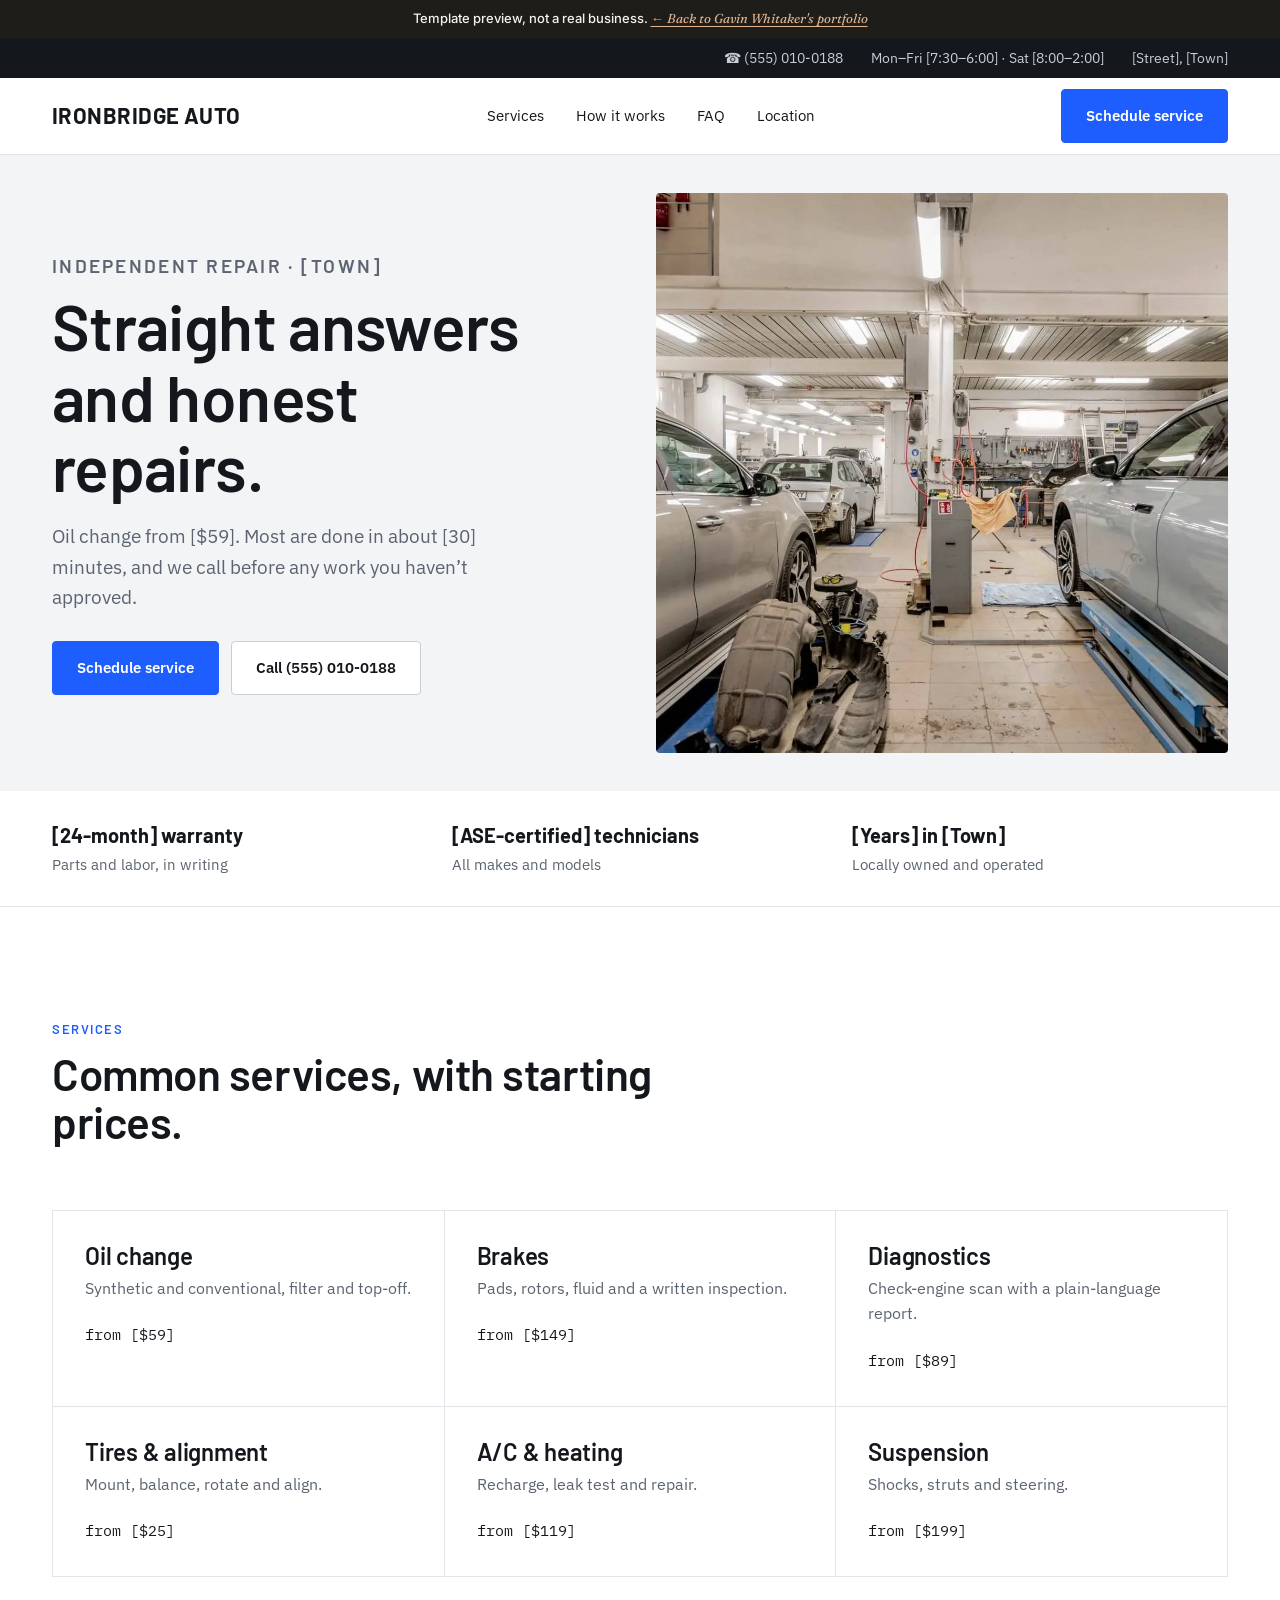
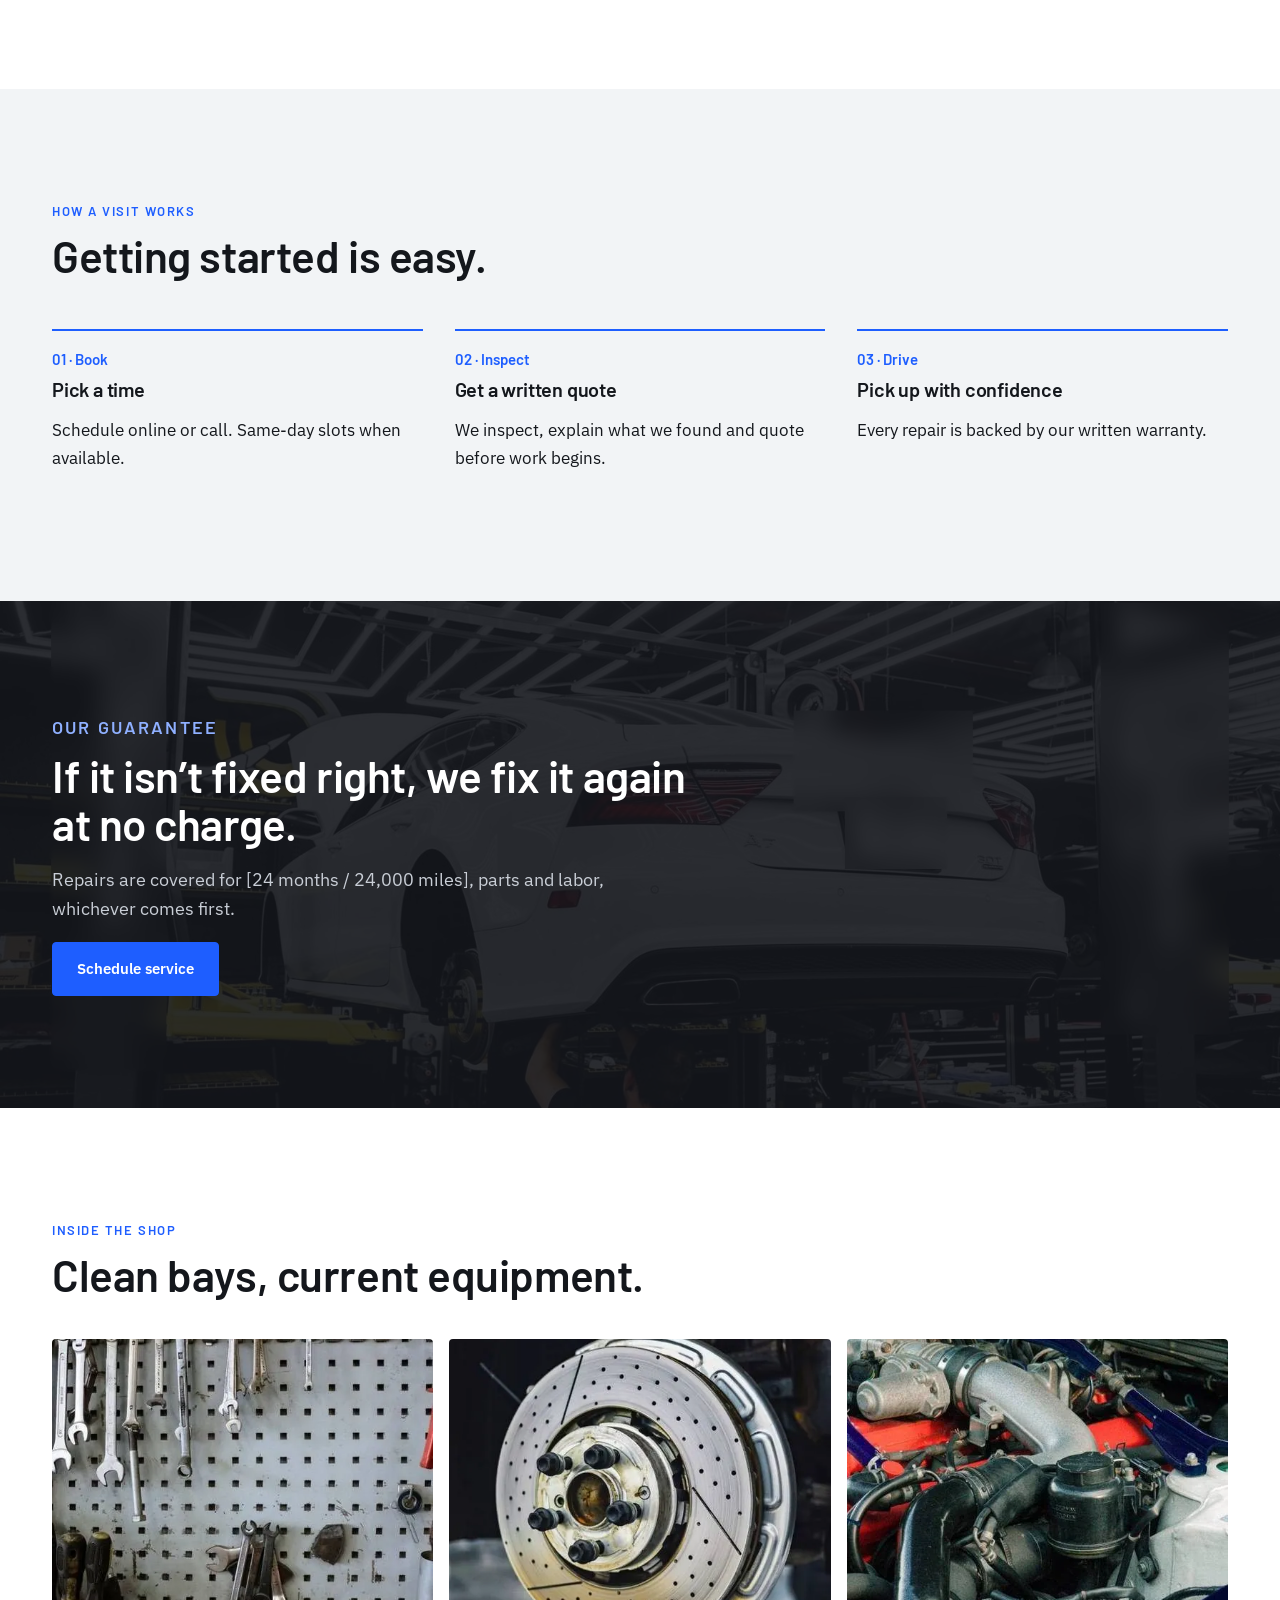
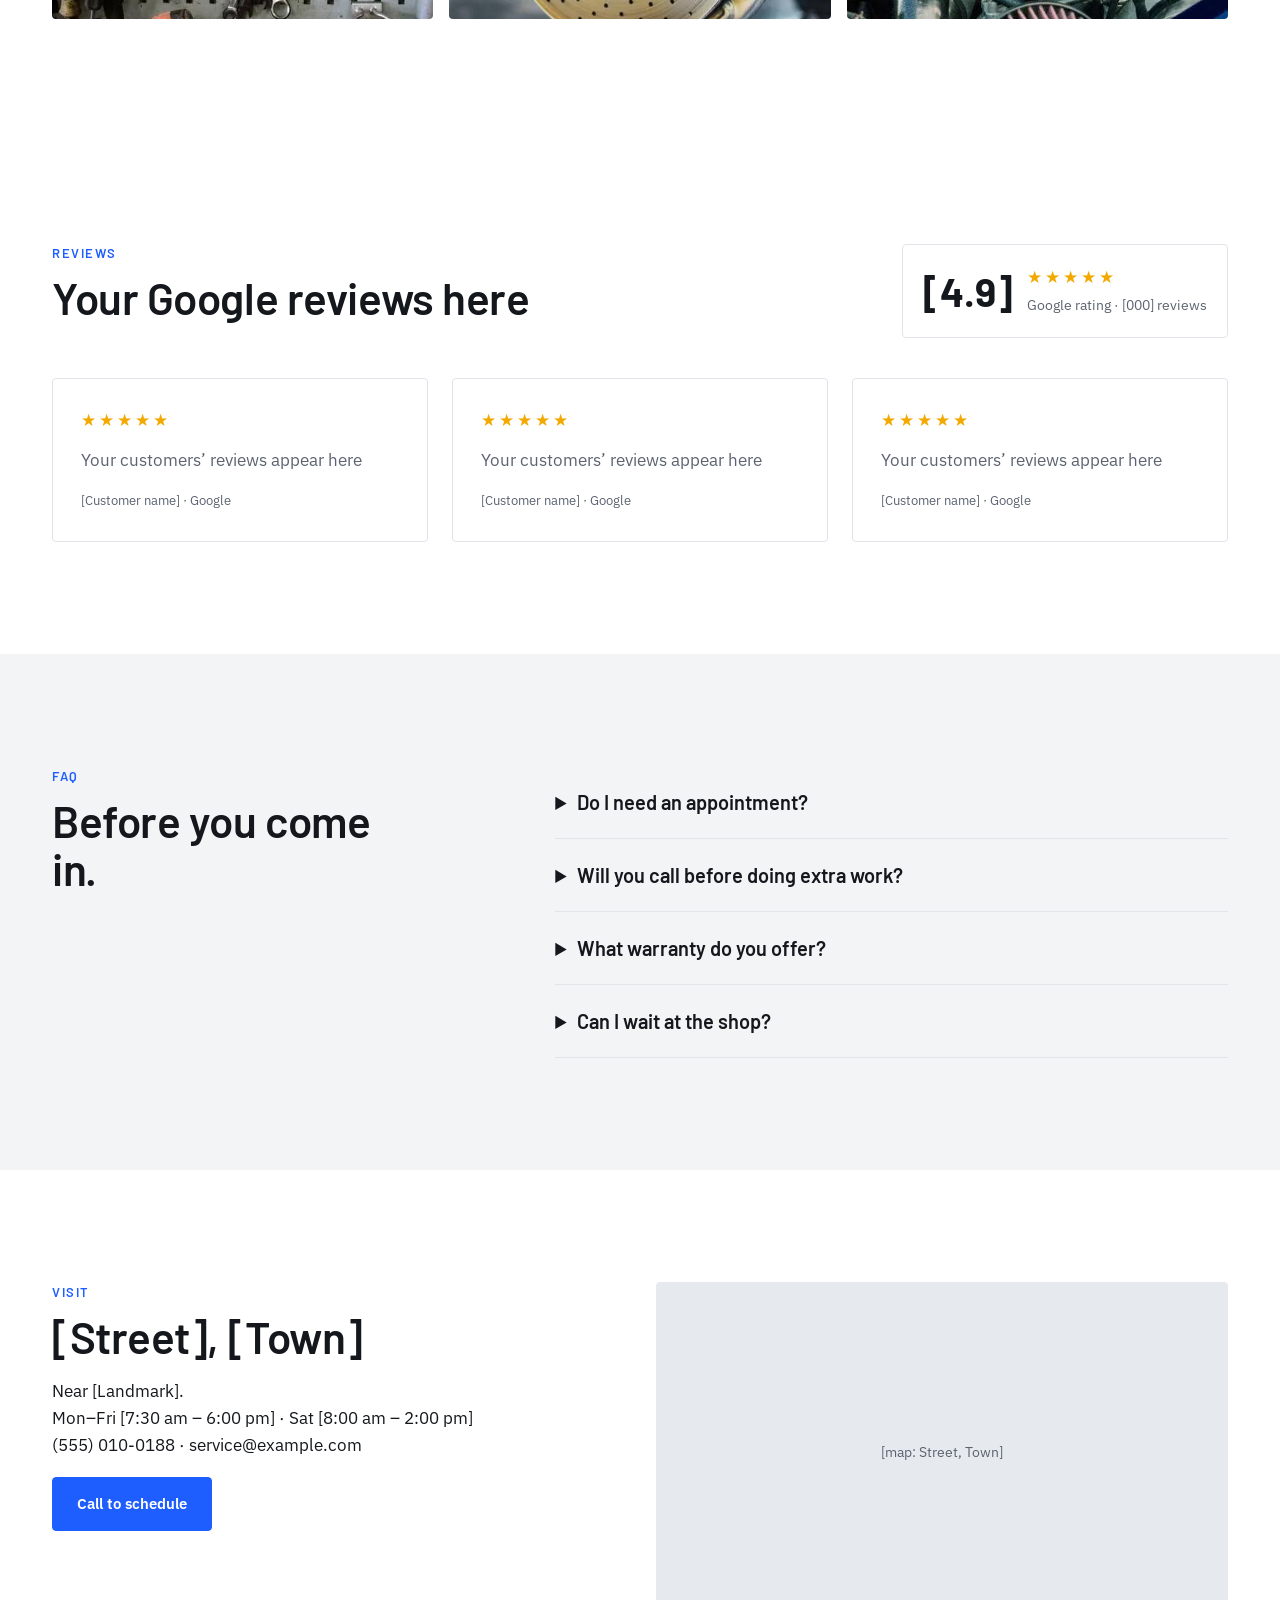
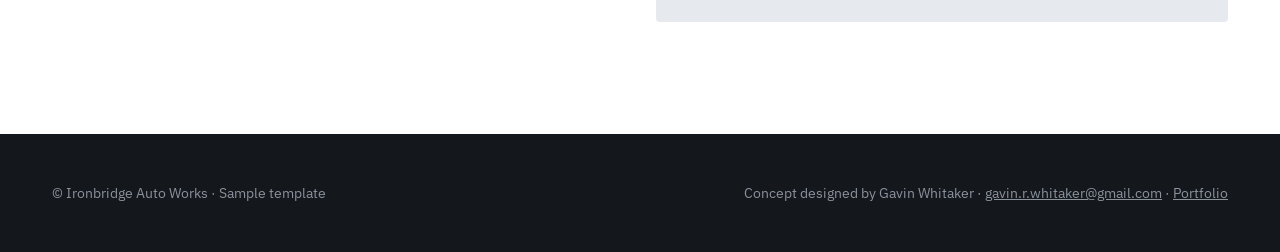
<file: templates/ironbridge-auto-works/index.html>
<!doctype html><html lang="en"><head><meta charset="utf-8"><meta name="robots" content="noindex, nofollow"><meta name="viewport" content="width=device-width,initial-scale=1">
<title>Ironbridge Auto Works | Template</title><link rel="preconnect" href="https://fonts.gstatic.com" crossorigin><link href="https://fonts.googleapis.com/css2?family=Barlow:wght@600;700&family=IBM+Plex+Sans:wght@400;600&family=IBM+Plex+Mono:wght@500&display=swap" rel="stylesheet">
<style>*{box-sizing:border-box}html{scroll-behavior:smooth}body{margin:0;-webkit-font-smoothing:antialiased}img{max-width:100%;display:block}a{color:inherit}
.w{max-width:1240px;margin:0 auto;padding:0 32px}@media(max-width:700px){.w{padding:0 20px}}
.g12{display:grid;grid-template-columns:repeat(12,1fr);gap:32px}@media(max-width:860px){.g12{grid-template-columns:1fr;gap:24px}.g12>*{grid-column:1/-1!important}}
section{padding:112px 0}@media(max-width:700px){section{padding:64px 0}}
.rv{display:grid;grid-template-columns:repeat(3,1fr);gap:24px}@media(max-width:860px){.rv{grid-template-columns:1fr}}
.mcall{display:none}@media(max-width:700px){.mcall{display:block;position:fixed;left:12px;right:12px;bottom:12px;z-index:20;text-align:center;padding:15px;font-weight:600;text-decoration:none}body{padding-bottom:76px}}
body{font-family:'IBM Plex Sans',sans-serif;background:#fff;color:#14171C;font-size:17px;line-height:1.6}
h1,h2,h3{font-family:Barlow,sans-serif;font-weight:600;line-height:1.1;margin:0 0 16px;letter-spacing:-.01em}h2{font-size:clamp(30px,3.6vw,44px)}
.eyb{font-family:Barlow;font-weight:600;text-transform:uppercase;letter-spacing:.12em;font-size:13px;color:#1E5EFF;margin:0 0 10px}
.util{background:#14171C;color:#c9ced6;font-size:14px}.util .w{display:flex;gap:28px;justify-content:flex-end;padding-top:9px;padding-bottom:9px}
nav{background:#fff;border-bottom:1px solid #e1e5ea;position:sticky;top:0;z-index:10}nav .w{display:flex;align-items:center;justify-content:space-between;height:76px}
.logo{font-family:Barlow;font-weight:700;font-size:22px;letter-spacing:.02em}.links{display:flex;gap:32px;font-size:15px}.links a{text-decoration:none}
.btn{display:inline-block;background:#1E5EFF;color:#fff;text-decoration:none;padding:14px 24px;border-radius:4px;font-weight:600;font-size:15px;border:1px solid #1E5EFF}.btn.o{background:#fff;color:#14171C;border-color:#c9ced6}
.hero{background:#F2F4F6}.hero .g12{align-items:center}.hero .t{padding:96px 0}.hero h1{font-size:clamp(42px,5vw,64px)}.hero p{font-size:19px;color:#5B6470;max-width:44ch}
.hero img{width:100%;height:560px;object-fit:cover;border-radius:4px}.hero .b{display:flex;gap:12px;flex-wrap:wrap;margin-top:28px}
.trust{border-bottom:1px solid #e1e5ea}.trust .w{display:grid;grid-template-columns:repeat(3,1fr);padding-top:28px;padding-bottom:28px;gap:24px}.trust b{display:block;font-family:Barlow;font-size:20px}.trust span{color:#5B6470;font-size:15px}
@media(max-width:700px){.trust .w{grid-template-columns:1fr}.hero img{height:300px}.hero .t{padding:56px 0 0}.util{display:none}}
.svc{display:grid;grid-template-columns:repeat(3,1fr);border-top:1px solid #e1e5ea;border-left:1px solid #e1e5ea;margin-top:48px}@media(max-width:860px){.svc{grid-template-columns:1fr}}
.svc div{padding:32px;border-right:1px solid #e1e5ea;border-bottom:1px solid #e1e5ea}.svc h3{font-size:24px;margin:0 0 6px}.svc p{color:#5B6470;margin:0 0 20px;font-size:16px}.svc .pr{font-family:'IBM Plex Mono',monospace;font-size:15px}
.steps{background:#F2F4F6}.st3{display:grid;grid-template-columns:repeat(3,1fr);gap:32px;margin-top:48px}@media(max-width:860px){.st3{grid-template-columns:1fr}}.st3 .n{font-family:Barlow;font-weight:600;color:#1E5EFF;font-size:15px;border-top:2px solid #1E5EFF;padding-top:16px;display:block;margin-bottom:8px}
.war{position:relative;background:#14171C url(bg.webp) center/cover;color:#fff}.war:before{content:"";position:absolute;inset:0;background:#14171Ce6}.war .w{position:relative}.war p{color:#c9ced6;max-width:58ch;font-size:18px}
.rhead{display:flex;justify-content:space-between;align-items:flex-end;flex-wrap:wrap;gap:24px;margin-bottom:40px}.rb{display:flex;gap:14px;align-items:center;border:1px solid #e1e5ea;border-radius:4px;padding:14px 20px}.rb b{font-family:Barlow;font-size:40px}.rb small{color:#5B6470}
.st{color:#F2A900;letter-spacing:3px}.rc{border:1px solid #e1e5ea;border-radius:4px;padding:28px}.rc p{color:#5B6470;margin:12px 0}.rc span{font-size:13px;color:#5B6470}
.gal{display:grid;grid-template-columns:repeat(3,1fr);gap:16px;margin-top:40px}.gal img{height:280px;width:100%;object-fit:cover;border-radius:4px}@media(max-width:700px){.gal{grid-template-columns:1fr}.gal img{height:220px}}
details{border-bottom:1px solid #e1e5ea;padding:20px 0}summary{font-family:Barlow;font-weight:600;font-size:20px;cursor:pointer}details p{color:#5B6470}
.map{background:#e6e9ed;min-height:340px;border-radius:4px;display:grid;place-items:center;color:#5B6470;font-size:14px}
footer{background:#14171C;color:#8a929c;font-size:14px;padding:48px 0}footer .w{display:flex;justify-content:space-between;flex-wrap:wrap;gap:20px}.mcall{background:#1E5EFF;color:#fff;border-radius:4px}@media(max-width:860px){.links{display:none}}</style></head><body><link rel="stylesheet" href="../../css/gw.css"><div class="gw-note">Template preview, not a real business. <a href="https://gavin-whitaker.github.io/templates.html">← Back to Gavin Whitaker's portfolio</a></div>

<div class="util"><div class="w"><span>☎ (555) 010-0188</span><span>Mon–Fri [7:30–6:00] · Sat [8:00–2:00]</span><span>[Street], [Town]</span></div></div>
<nav><div class="w"><div class="logo">IRONBRIDGE AUTO</div><div class="links"><a href="#services">Services</a><a href="#how">How it works</a><a href="#faq">FAQ</a><a href="#visit">Location</a></div><a class="btn" href="#visit">Schedule service</a></div></nav>
<header class="hero"><div class="w g12"><div class="t" style="grid-column:1/6"><p class="eyb">Independent repair · [Town]</p><h1>Straight answers and honest repairs.</h1><p>Oil change from [$59]. Most are done in about [30] minutes, and we call before any work you haven’t approved.</p><div class="b"><a class="btn" href="#visit">Schedule service</a><a class="btn o" href="tel:5550100188">Call (555) 010-0188</a></div></div><div style="grid-column:7/13"><img src="hero.webp" alt="Clean repair bay"></div></div></header>
<div class="trust"><div class="w"><div><b>[24-month] warranty</b><span>Parts and labor, in writing</span></div><div><b>[ASE-certified] technicians</b><span>All makes and models</span></div><div><b>[Years] in [Town]</b><span>Locally owned and operated</span></div></div></div>
<section id="services"><div class="w"><div class="g12"><div style="grid-column:1/8"><p class="eyb">Services</p><h2>Common services, with starting prices.</h2></div></div><div class="svc"><div><h3>Oil change</h3><p>Synthetic and conventional, filter and top-off.</p><span class="pr">from [$59]</span></div><div><h3>Brakes</h3><p>Pads, rotors, fluid and a written inspection.</p><span class="pr">from [$149]</span></div><div><h3>Diagnostics</h3><p>Check-engine scan with a plain-language report.</p><span class="pr">from [$89]</span></div><div><h3>Tires &amp; alignment</h3><p>Mount, balance, rotate and align.</p><span class="pr">from [$25]</span></div><div><h3>A/C &amp; heating</h3><p>Recharge, leak test and repair.</p><span class="pr">from [$119]</span></div><div><h3>Suspension</h3><p>Shocks, struts and steering.</p><span class="pr">from [$199]</span></div></div></div></section>
<section id="how" class="steps"><div class="w"><p class="eyb">How a visit works</p><h2>Getting started is easy.</h2><div class="st3"><div><span class="n">01 · Book</span><h3>Pick a time</h3><p>Schedule online or call. Same-day slots when available.</p></div><div><span class="n">02 · Inspect</span><h3>Get a written quote</h3><p>We inspect, explain what we found and quote before work begins.</p></div><div><span class="n">03 · Drive</span><h3>Pick up with confidence</h3><p>Every repair is backed by our written warranty.</p></div></div></div></section>
<section class="war"><div class="w g12"><div style="grid-column:1/8"><p class="eyb" style="color:#8fb0ff">Our guarantee</p><h2>If it isn’t fixed right, we fix it again at no charge.</h2><p>Repairs are covered for [24 months / 24,000 miles], parts and labor, whichever comes first.</p><a class="btn" href="#visit">Schedule service</a></div></div></section>
<section><div class="w"><p class="eyb">Inside the shop</p><h2>Clean bays, current equipment.</h2><div class="gal"><img src="photo-1.webp" alt="Organized tool wall"><img src="photo-2.webp" alt="Disc brake"><img src="photo-3.webp" alt="Engine bay"></div></div></section>
<section class="revs "><div class="w"><div class="rhead"><div><p class="eyb">Reviews</p><h2>Your Google reviews here</h2></div><div class="rb"><b>[4.9]</b><div><div class="st">★★★★★</div><small>Google rating · [000] reviews</small></div></div></div><div class="rv"><div class="rc"><div class="st">★★★★★</div><p>Your customers’ reviews appear here</p><span>[Customer name] · Google</span></div><div class="rc"><div class="st">★★★★★</div><p>Your customers’ reviews appear here</p><span>[Customer name] · Google</span></div><div class="rc"><div class="st">★★★★★</div><p>Your customers’ reviews appear here</p><span>[Customer name] · Google</span></div></div></div></section>
<section id="faq" style="background:#F2F4F6"><div class="w g12"><div style="grid-column:1/5"><p class="eyb">FAQ</p><h2>Before you come in.</h2></div><div style="grid-column:6/13"><details><summary>Do I need an appointment?</summary><p>Appointments are recommended, and we take walk-ins when a bay is open.</p></details><details><summary>Will you call before doing extra work?</summary><p>Yes. We call with a quote before any work beyond what you approved.</p></details><details><summary>What warranty do you offer?</summary><p>Repairs are covered for [24 months / 24,000 miles], parts and labor.</p></details><details><summary>Can I wait at the shop?</summary><p>Yes. Most oil changes take about [30] minutes.</p></details></div></div></section>
<section id="visit"><div class="w g12"><div style="grid-column:1/6"><p class="eyb">Visit</p><h2>[Street], [Town]</h2><p>Near [Landmark].<br>Mon–Fri [7:30 am – 6:00 pm] · Sat [8:00 am – 2:00 pm]<br>(555) 010-0188 · service@example.com</p><a class="btn" href="tel:5550100188">Call to schedule</a></div><div class="map" style="grid-column:7/13">[map: Street, Town]</div></div></section>
<footer><div class="w"><span>© Ironbridge Auto Works · Sample template</span><span>Concept designed by Gavin Whitaker &middot; <a href="mailto:gavin.r.whitaker@gmail.com">gavin.r.whitaker@gmail.com</a> &middot; <a href="https://gavin-whitaker.github.io">Portfolio</a></span></div></footer><a class="mcall" href="tel:5550100188">Call (555) 010-0188</a>
</body></html>
</file>
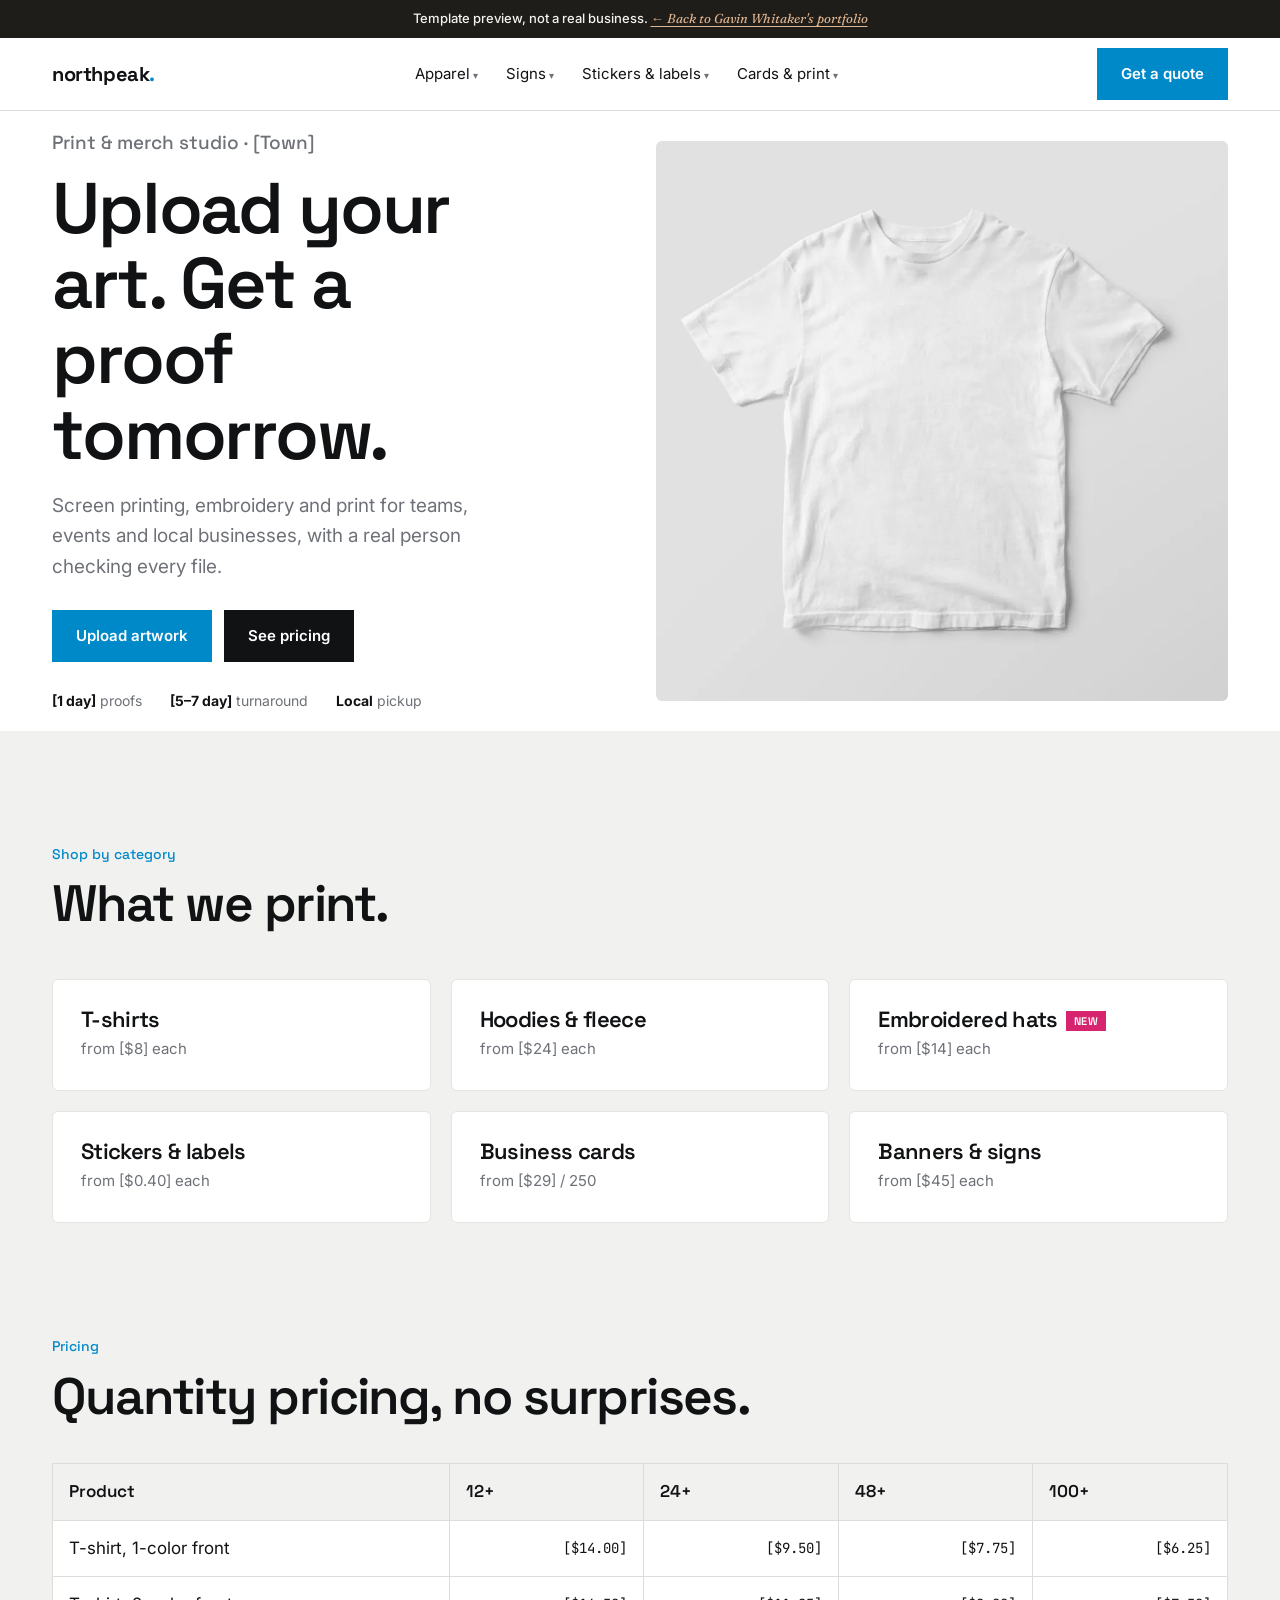
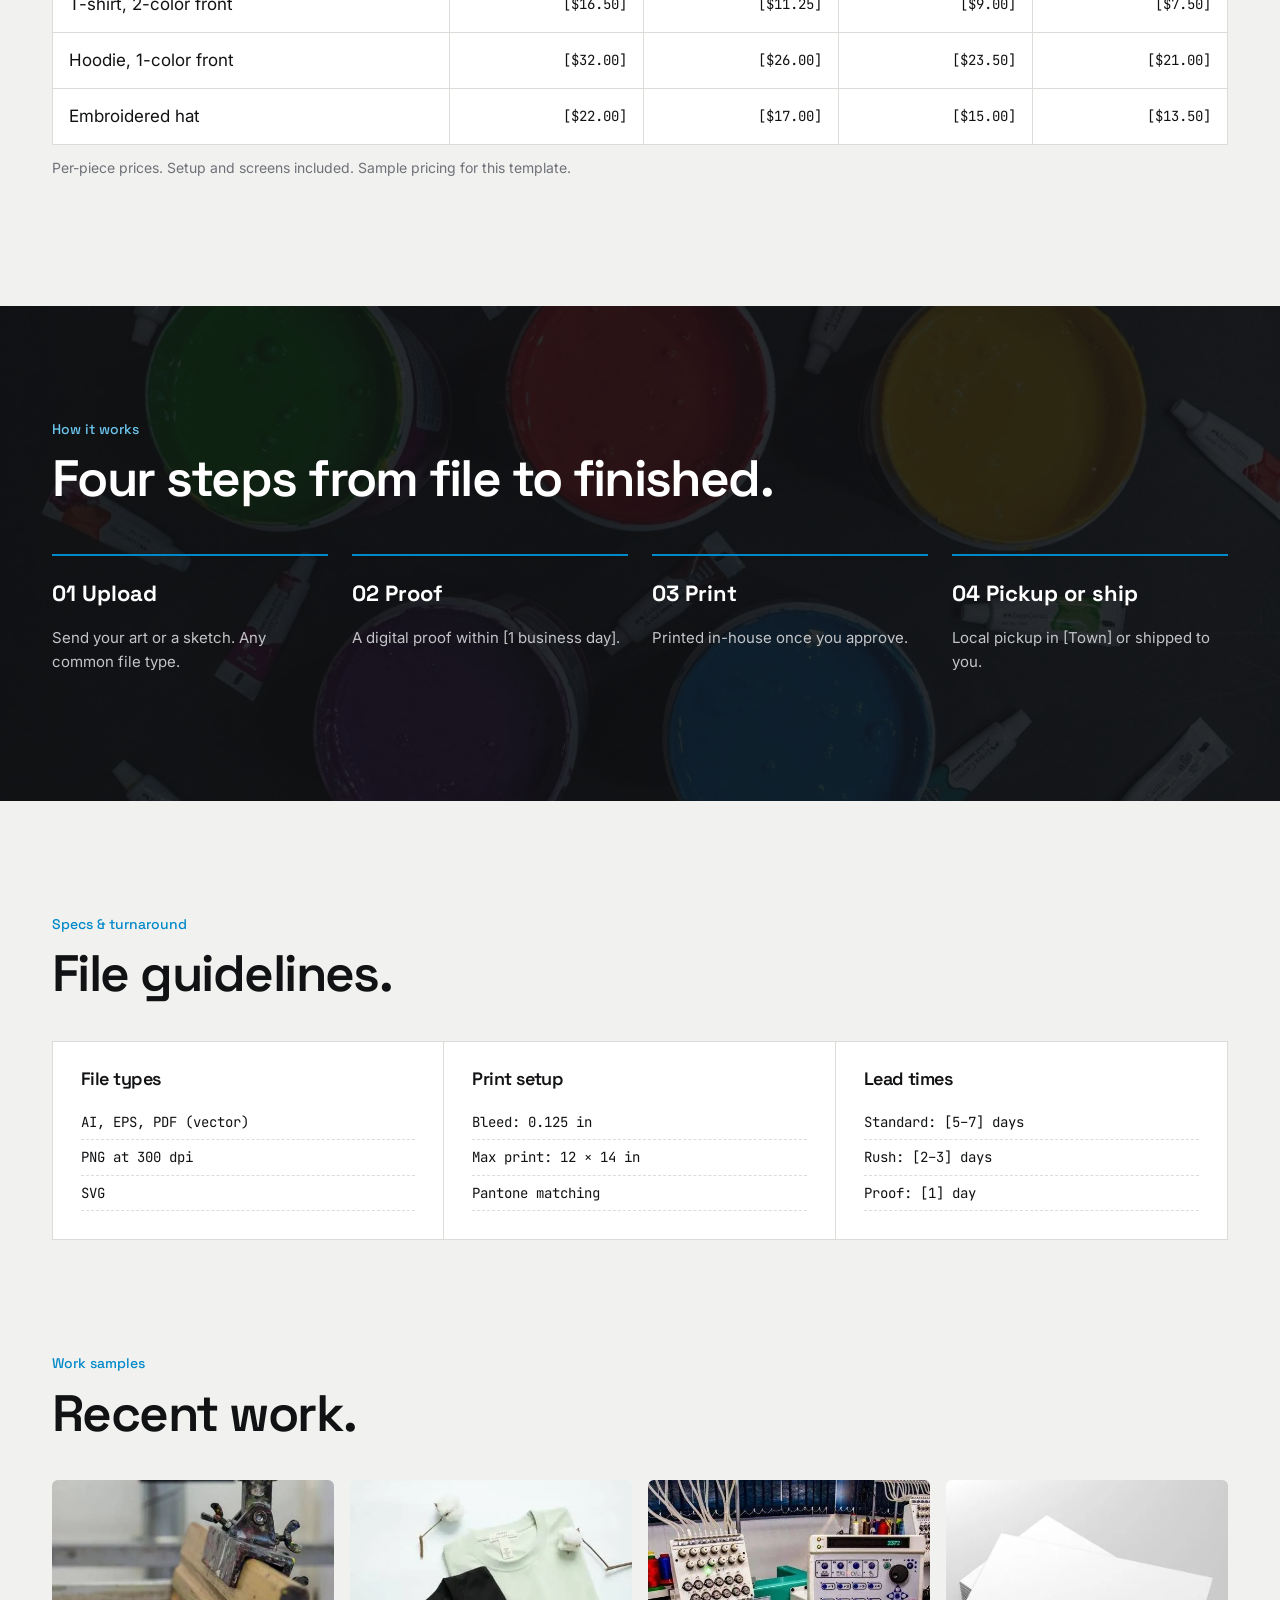
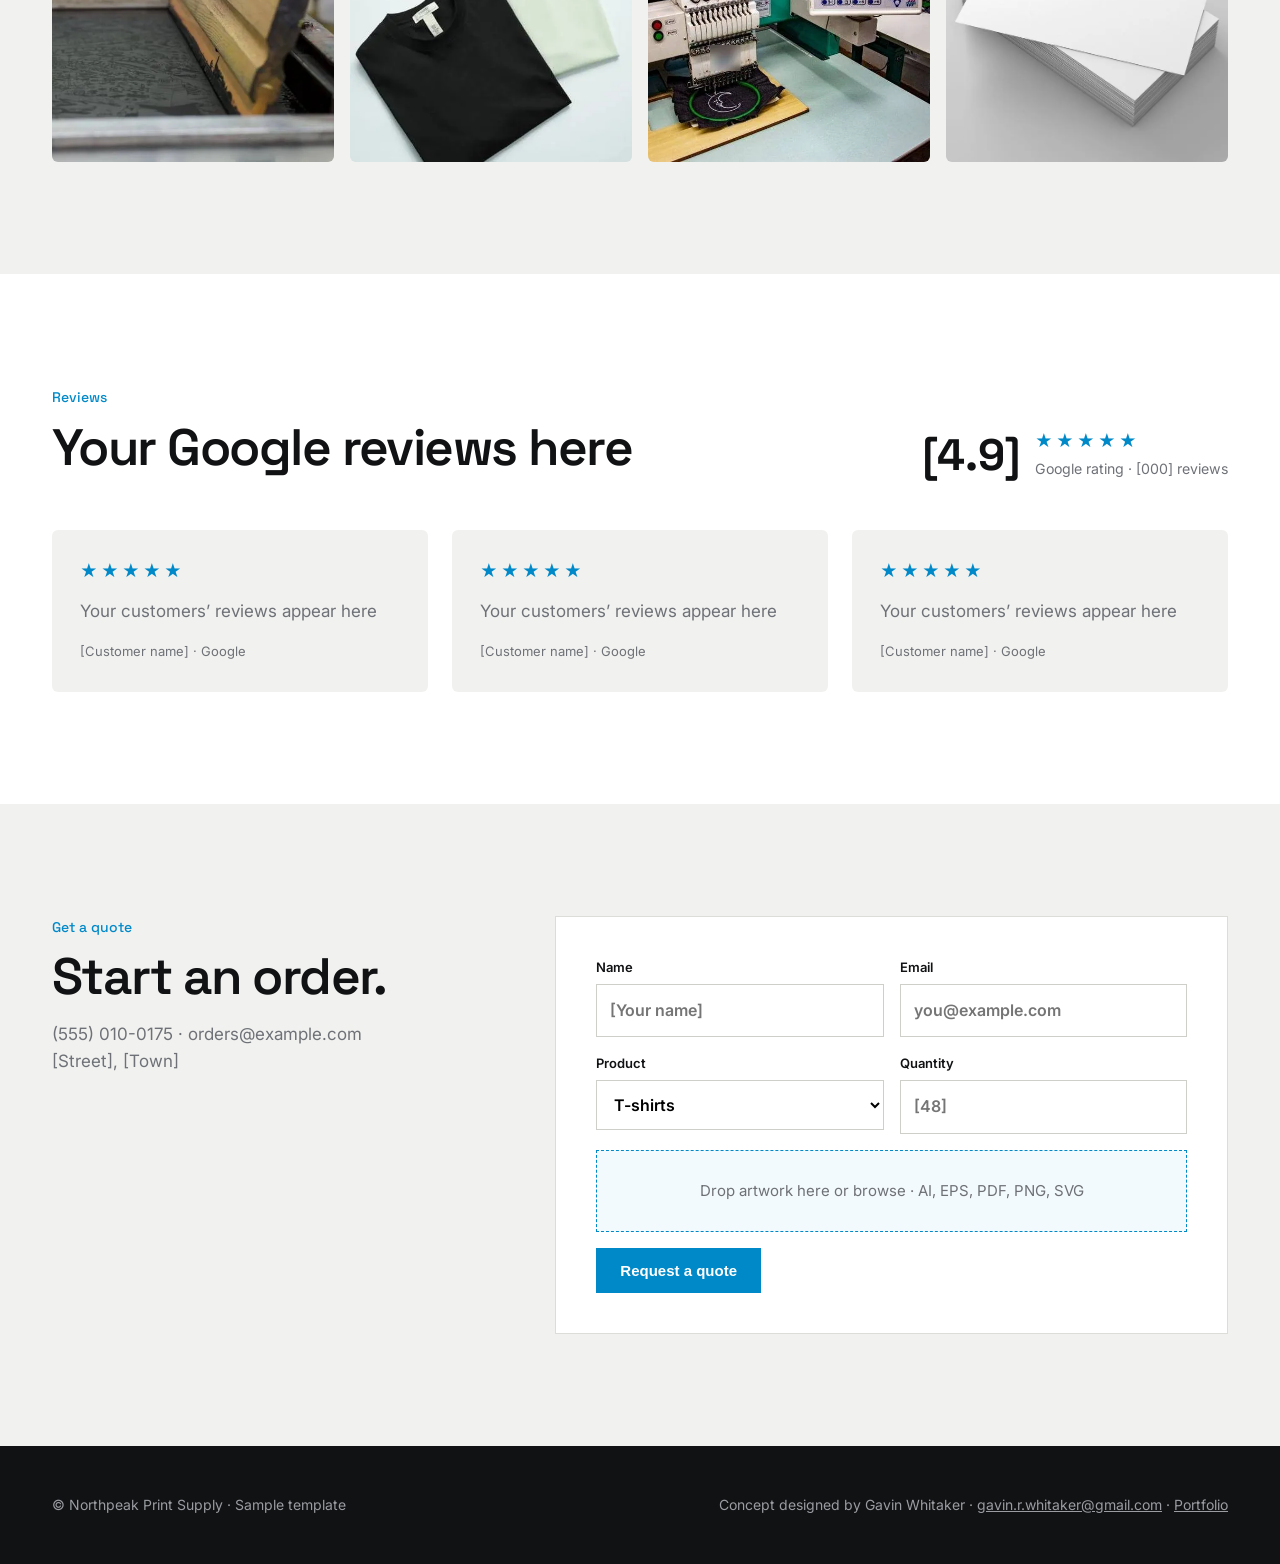
<file: templates/northpeak-print-supply/index.html>
<!doctype html><html lang="en"><head><meta charset="utf-8"><meta name="robots" content="noindex, nofollow"><meta name="viewport" content="width=device-width,initial-scale=1">
<title>Northpeak Print Supply | Template</title><link rel="preconnect" href="https://fonts.gstatic.com" crossorigin><link href="https://fonts.googleapis.com/css2?family=Space+Grotesk:wght@500;600;700&family=Inter:wght@400;600&family=JetBrains+Mono:wght@400&display=swap" rel="stylesheet">
<style>*{box-sizing:border-box}html{scroll-behavior:smooth}body{margin:0;-webkit-font-smoothing:antialiased}img{max-width:100%;display:block}a{color:inherit}
.w{max-width:1240px;margin:0 auto;padding:0 32px}@media(max-width:700px){.w{padding:0 20px}}
.g12{display:grid;grid-template-columns:repeat(12,1fr);gap:32px}@media(max-width:860px){.g12{grid-template-columns:1fr;gap:24px}.g12>*{grid-column:1/-1!important}}
section{padding:112px 0}@media(max-width:700px){section{padding:64px 0}}
.rv{display:grid;grid-template-columns:repeat(3,1fr);gap:24px}@media(max-width:860px){.rv{grid-template-columns:1fr}}
.mcall{display:none}@media(max-width:700px){.mcall{display:block;position:fixed;left:12px;right:12px;bottom:12px;z-index:20;text-align:center;padding:15px;font-weight:600;text-decoration:none}body{padding-bottom:76px}}
body{font-family:Inter,sans-serif;background:#F1F1EF;color:#111214;font-size:17px;line-height:1.6}
h1,h2,h3{font-family:'Space Grotesk',sans-serif;font-weight:600;letter-spacing:-.03em;line-height:1.05;margin:0 0 16px}h2{font-size:clamp(32px,4vw,52px)}
.eyb{font-family:'Space Grotesk';font-weight:500;font-size:14px;color:#0089C9;margin:0 0 12px}
nav{background:#fff;position:sticky;top:0;z-index:10;border-bottom:1px solid #dcdcd8}nav .w{display:flex;align-items:center;justify-content:space-between;height:72px}
.logo{font-family:'Space Grotesk';font-weight:700;font-size:20px;letter-spacing:-.02em}.logo i{font-style:normal;color:#0089C9}.links{display:flex;gap:28px;font-size:15px}.links a{text-decoration:none}.links a:after{content:" ▾";font-size:10px;color:#6E7177}
.btn{display:inline-block;background:#0089C9;color:#fff;text-decoration:none;padding:14px 24px;font-weight:600;font-size:15px;border-radius:0;border:0}.btn.k{background:#111214}
.hero{background:#fff}.hero .g12{align-items:center;min-height:620px}.hero h1{font-size:clamp(44px,5.6vw,76px)}.hero p{font-size:19px;color:#6E7177;max-width:40ch}.hero img{width:100%;height:560px;object-fit:cover;border-radius:6px}
.hero .b{display:flex;gap:12px;flex-wrap:wrap;margin:28px 0}.hero .m{display:flex;gap:28px;font-size:14px;color:#6E7177}.hero .m b{color:#111214}@media(max-width:860px){.hero img{height:320px}.links{display:none}.hero .g12{padding:48px 0}}
.cat{display:grid;grid-template-columns:repeat(3,1fr);gap:20px;margin-top:48px}@media(max-width:860px){.cat{grid-template-columns:1fr 1fr}}@media(max-width:540px){.cat{grid-template-columns:1fr}}
.cat a{background:#fff;border-radius:6px;padding:28px;text-decoration:none;display:block;border:1px solid #e4e4e0}.cat h3{font-size:22px;margin:0 0 4px}.cat span{color:#6E7177;font-size:15px}.cat .new{background:#D6246E;color:#fff;font-size:11px;font-weight:600;padding:3px 8px;margin-left:8px;vertical-align:middle;letter-spacing:.04em}
.mono{font-family:'JetBrains Mono',monospace;font-size:14px}table{width:100%;border-collapse:collapse;background:#fff}th,td{border:1px solid #dcdcd8;padding:14px 16px;text-align:left}th{font-family:'Space Grotesk';font-weight:600;background:#F1F1EF}td.mono{text-align:right}
.tw{overflow-x:auto;margin-top:40px}
.proc{position:relative;background:url(bg.webp) center/cover;color:#fff}.proc:before{content:"";position:absolute;inset:0;background:#111214e0}.proc .w{position:relative}
.p4{display:grid;grid-template-columns:repeat(4,1fr);gap:24px;margin-top:48px}@media(max-width:860px){.p4{grid-template-columns:1fr 1fr}}.p4 div{border-top:2px solid #0089C9;padding-top:20px}.p4 b{font-family:'Space Grotesk';font-size:22px;display:block}.p4 p{color:#c4c5c8;font-size:15px}
.spec{display:grid;grid-template-columns:repeat(3,1fr);gap:0;border:1px solid #dcdcd8;background:#fff;margin-top:40px}@media(max-width:760px){.spec{grid-template-columns:1fr}}.spec div{padding:28px;border-right:1px solid #dcdcd8}.spec h3{font-size:18px}.spec ul{list-style:none;padding:0;margin:0}.spec li{padding:6px 0;border-bottom:1px dashed #dcdcd8}
.gal{display:grid;grid-template-columns:repeat(4,1fr);gap:16px;margin-top:40px}.gal img{width:100%;aspect-ratio:1;object-fit:cover;border-radius:6px}@media(max-width:760px){.gal{grid-template-columns:1fr 1fr}}
.revs{background:#fff}.rhead{display:flex;justify-content:space-between;align-items:flex-end;flex-wrap:wrap;gap:24px;margin-bottom:40px}.rb{display:flex;gap:14px;align-items:center}.rb b{font-family:'Space Grotesk';font-size:44px}.rb small{color:#6E7177}
.st{color:#0089C9;letter-spacing:3px}.rc{background:#F1F1EF;border-radius:6px;padding:28px}.rc p{color:#6E7177;margin:12px 0}.rc span{font-size:13px;color:#6E7177}
form{background:#fff;border:1px solid #dcdcd8;padding:40px;display:grid;grid-template-columns:1fr 1fr;gap:16px}label{font-size:13px;font-weight:600;display:block}.f{grid-column:1/-1}
input,select{width:100%;padding:13px;border:1px solid #cfcfca;font:inherit;font-size:16px;margin-top:6px;border-radius:0;background:#fff}.drop{border:1px dashed #0089C9;background:#f3fafd;padding:28px;text-align:center;color:#6E7177;font-size:15px}@media(max-width:600px){form{grid-template-columns:1fr;padding:24px}}
footer{background:#111214;color:#9a9ca1;font-size:14px;padding:48px 0}footer .w{display:flex;justify-content:space-between;flex-wrap:wrap;gap:20px}.mcall{background:#0089C9;color:#fff}</style></head><body><link rel="stylesheet" href="../../css/gw.css"><div class="gw-note">Template preview, not a real business. <a href="https://gavin-whitaker.github.io/templates.html">← Back to Gavin Whitaker's portfolio</a></div>

<nav><div class="w"><div class="logo">northpeak<i>.</i></div><div class="links"><a href="#cat">Apparel</a><a href="#cat">Signs</a><a href="#cat">Stickers &amp; labels</a><a href="#cat">Cards &amp; print</a></div><a class="btn" href="#quote">Get a quote</a></div></nav>
<header class="hero"><div class="w g12"><div style="grid-column:1/6"><p class="eyb">Print &amp; merch studio · [Town]</p><h1>Upload your art. Get a proof tomorrow.</h1><p>Screen printing, embroidery and print for teams, events and local businesses, with a real person checking every file.</p><div class="b"><a class="btn" href="#quote">Upload artwork</a><a class="btn k" href="#pricing">See pricing</a></div><div class="m"><span><b>[1 day]</b> proofs</span><span><b>[5–7 day]</b> turnaround</span><span><b>Local</b> pickup</span></div></div><div style="grid-column:7/13"><img src="hero.webp" alt="Blank white t-shirt on neutral background"></div></div></header>
<section id="cat"><div class="w"><p class="eyb">Shop by category</p><h2>What we print.</h2><div class="cat"><a href="#quote"><h3>T-shirts</h3><span>from [$8] each</span></a><a href="#quote"><h3>Hoodies &amp; fleece</h3><span>from [$24] each</span></a><a href="#quote"><h3>Embroidered hats<span class="new">NEW</span></h3><span>from [$14] each</span></a><a href="#quote"><h3>Stickers &amp; labels</h3><span>from [$0.40] each</span></a><a href="#quote"><h3>Business cards</h3><span>from [$29] / 250</span></a><a href="#quote"><h3>Banners &amp; signs</h3><span>from [$45] each</span></a></div></div></section>
<section id="pricing" style="padding-top:0"><div class="w"><p class="eyb">Pricing</p><h2>Quantity pricing, no surprises.</h2><div class="tw"><table><tr><th>Product</th><th>12+</th><th>24+</th><th>48+</th><th>100+</th></tr><tr><td>T-shirt, 1-color front</td><td class="mono">[$14.00]</td><td class="mono">[$9.50]</td><td class="mono">[$7.75]</td><td class="mono">[$6.25]</td></tr><tr><td>T-shirt, 2-color front</td><td class="mono">[$16.50]</td><td class="mono">[$11.25]</td><td class="mono">[$9.00]</td><td class="mono">[$7.50]</td></tr><tr><td>Hoodie, 1-color front</td><td class="mono">[$32.00]</td><td class="mono">[$26.00]</td><td class="mono">[$23.50]</td><td class="mono">[$21.00]</td></tr><tr><td>Embroidered hat</td><td class="mono">[$22.00]</td><td class="mono">[$17.00]</td><td class="mono">[$15.00]</td><td class="mono">[$13.50]</td></tr></table></div><p style="color:#6E7177;font-size:14px;margin-top:12px">Per-piece prices. Setup and screens included. Sample pricing for this template.</p></div></section>
<section class="proc"><div class="w"><p class="eyb" style="color:#6cc6ef">How it works</p><h2>Four steps from file to finished.</h2><div class="p4"><div><b>01 Upload</b><p>Send your art or a sketch. Any common file type.</p></div><div><b>02 Proof</b><p>A digital proof within [1 business day].</p></div><div><b>03 Print</b><p>Printed in-house once you approve.</p></div><div><b>04 Pickup or ship</b><p>Local pickup in [Town] or shipped to you.</p></div></div></div></section>
<section><div class="w"><p class="eyb">Specs &amp; turnaround</p><h2>File guidelines.</h2><div class="spec mono"><div><h3>File types</h3><ul><li>AI, EPS, PDF (vector)</li><li>PNG at 300 dpi</li><li>SVG</li></ul></div><div><h3>Print setup</h3><ul><li>Bleed: 0.125 in</li><li>Max print: 12 × 14 in</li><li>Pantone matching</li></ul></div><div style="border-right:0"><h3>Lead times</h3><ul><li>Standard: [5–7] days</li><li>Rush: [2–3] days</li><li>Proof: [1] day</li></ul></div></div></div></section>
<section style="padding-top:0"><div class="w"><p class="eyb">Work samples</p><h2>Recent work.</h2><div class="gal"><img src="photo-1.webp" alt="Screen-printing press"><img src="photo-2.webp" alt="Folded t-shirts"><img src="photo-3.webp" alt="Embroidery machines"><img src="photo-4.webp" alt="Stack of business cards"></div></div></section>
<section class="revs revs"><div class="w"><div class="rhead"><div><p class="eyb">Reviews</p><h2>Your Google reviews here</h2></div><div class="rb"><b>[4.9]</b><div><div class="st">★★★★★</div><small>Google rating · [000] reviews</small></div></div></div><div class="rv"><div class="rc"><div class="st">★★★★★</div><p>Your customers’ reviews appear here</p><span>[Customer name] · Google</span></div><div class="rc"><div class="st">★★★★★</div><p>Your customers’ reviews appear here</p><span>[Customer name] · Google</span></div><div class="rc"><div class="st">★★★★★</div><p>Your customers’ reviews appear here</p><span>[Customer name] · Google</span></div></div></div></section>
<section id="quote"><div class="w g12"><div style="grid-column:1/5"><p class="eyb">Get a quote</p><h2>Start an order.</h2><p style="color:#6E7177">(555) 010-0175 · orders@example.com<br>[Street], [Town]</p></div><form style="grid-column:6/13" onsubmit="return false"><label>Name<input placeholder="[Your name]"></label><label>Email<input placeholder="you@example.com"></label><label>Product<select><option>T-shirts</option><option>Hoodies</option><option>Hats</option><option>Stickers</option><option>Cards</option></select></label><label>Quantity<input placeholder="[48]"></label><div class="f drop">Drop artwork here or browse · AI, EPS, PDF, PNG, SVG</div><div class="f"><button class="btn">Request a quote</button></div></form></div></section>
<footer><div class="w"><span>© Northpeak Print Supply · Sample template</span><span>Concept designed by Gavin Whitaker &middot; <a href="mailto:gavin.r.whitaker@gmail.com">gavin.r.whitaker@gmail.com</a> &middot; <a href="https://gavin-whitaker.github.io">Portfolio</a></span></div></footer><a class="mcall" href="#quote">Get a quote</a>
</body></html>
</file>
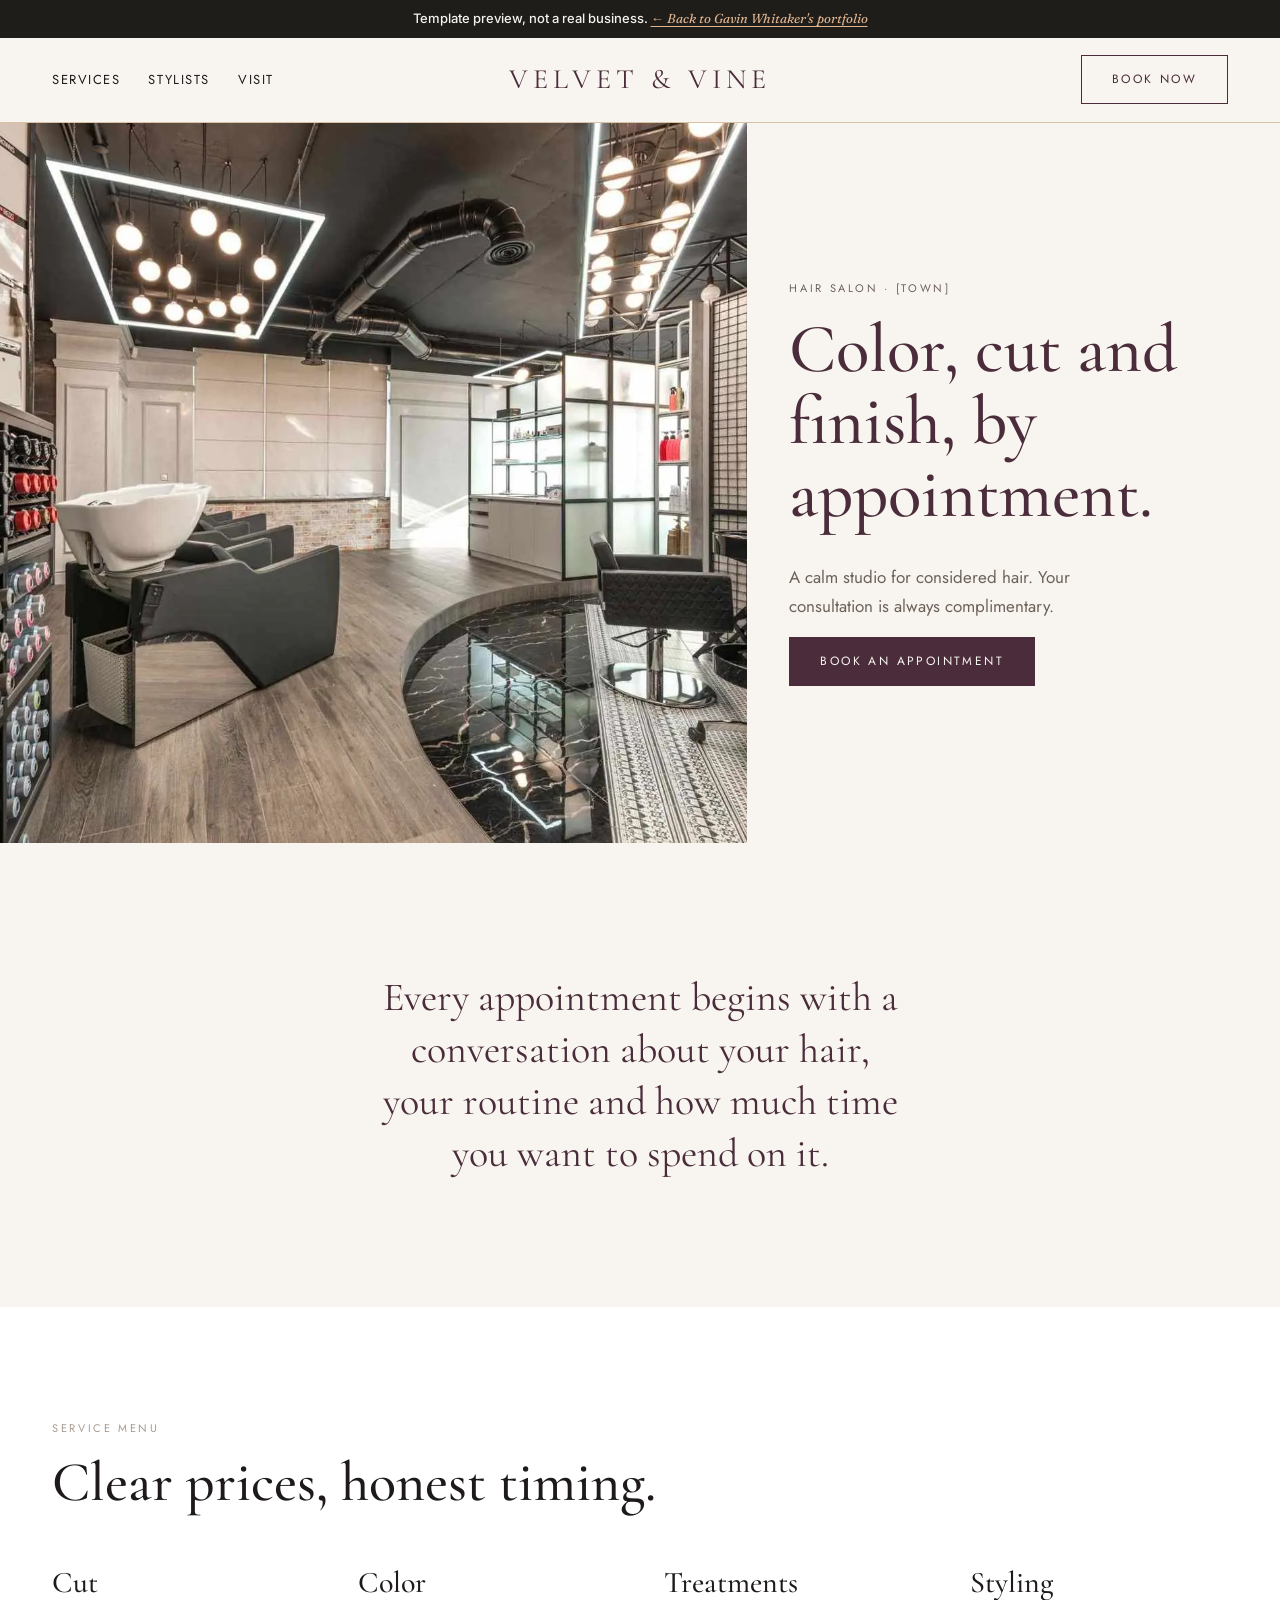
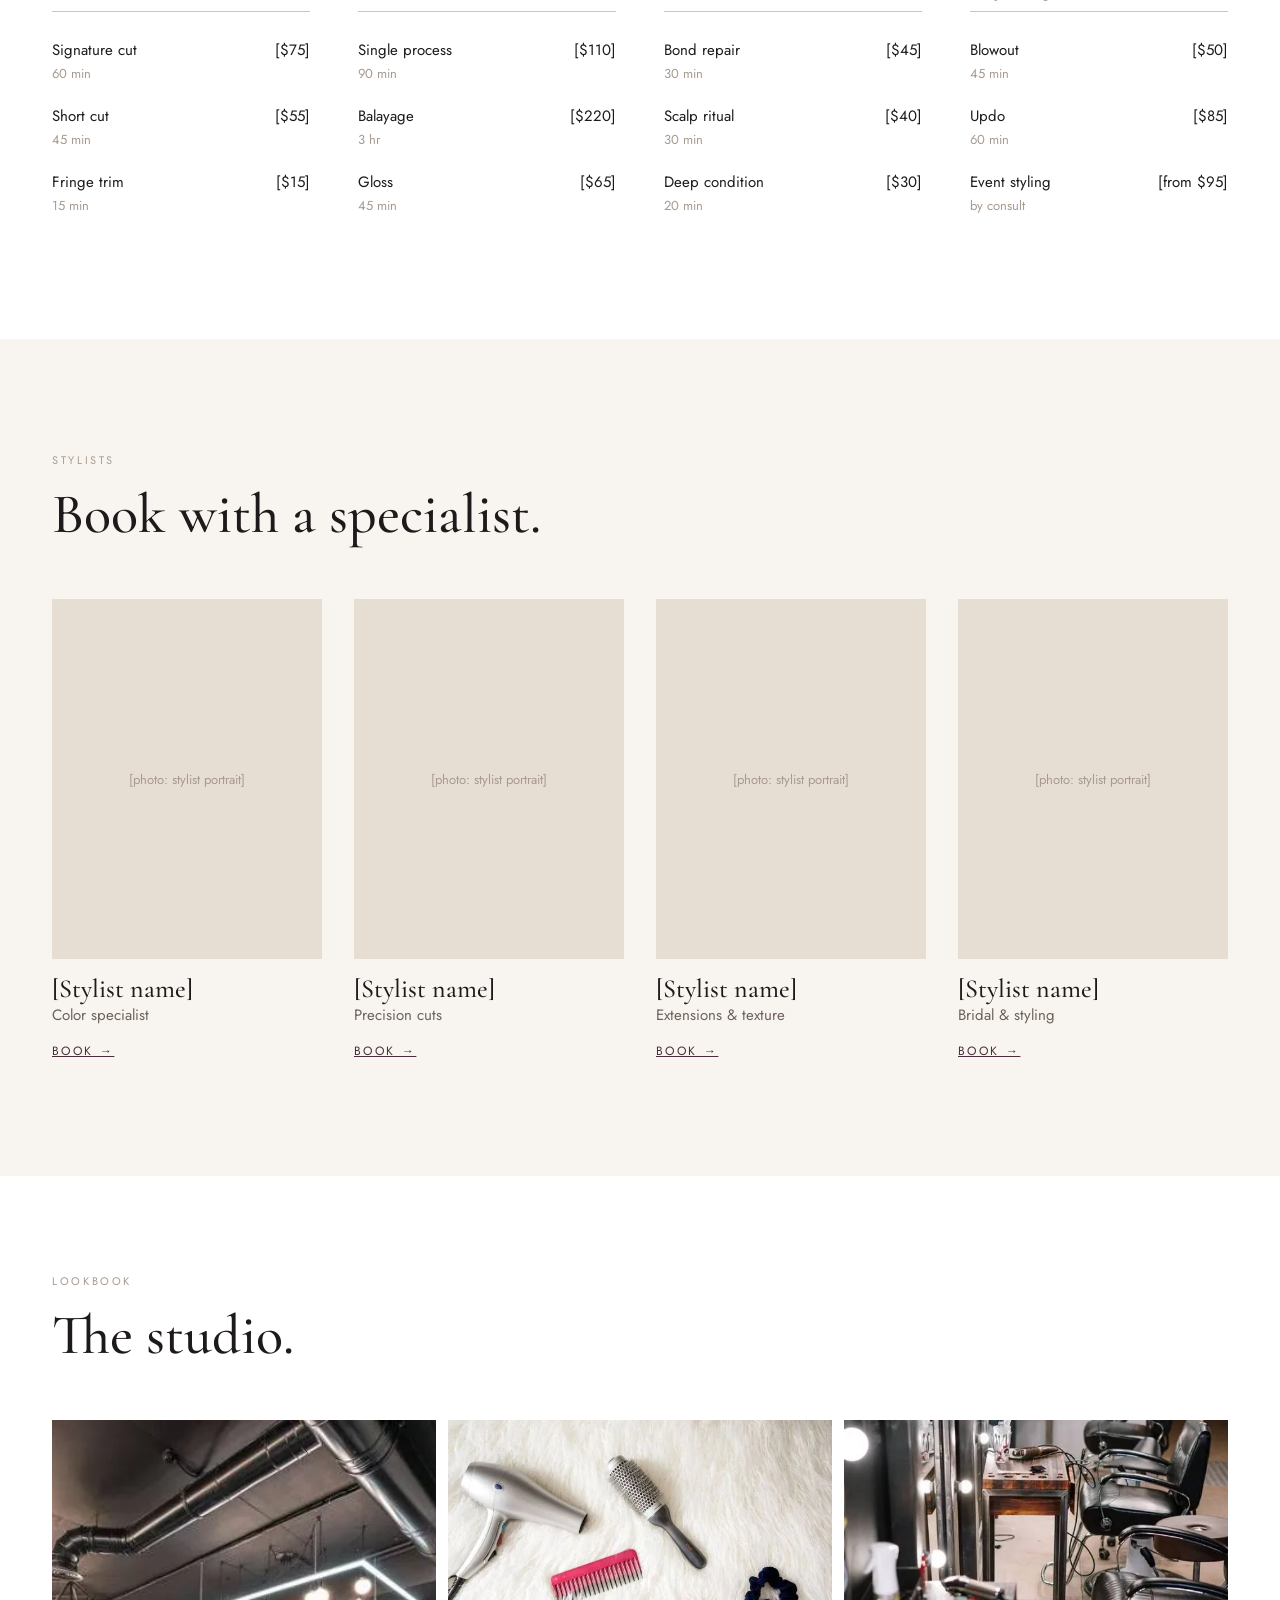
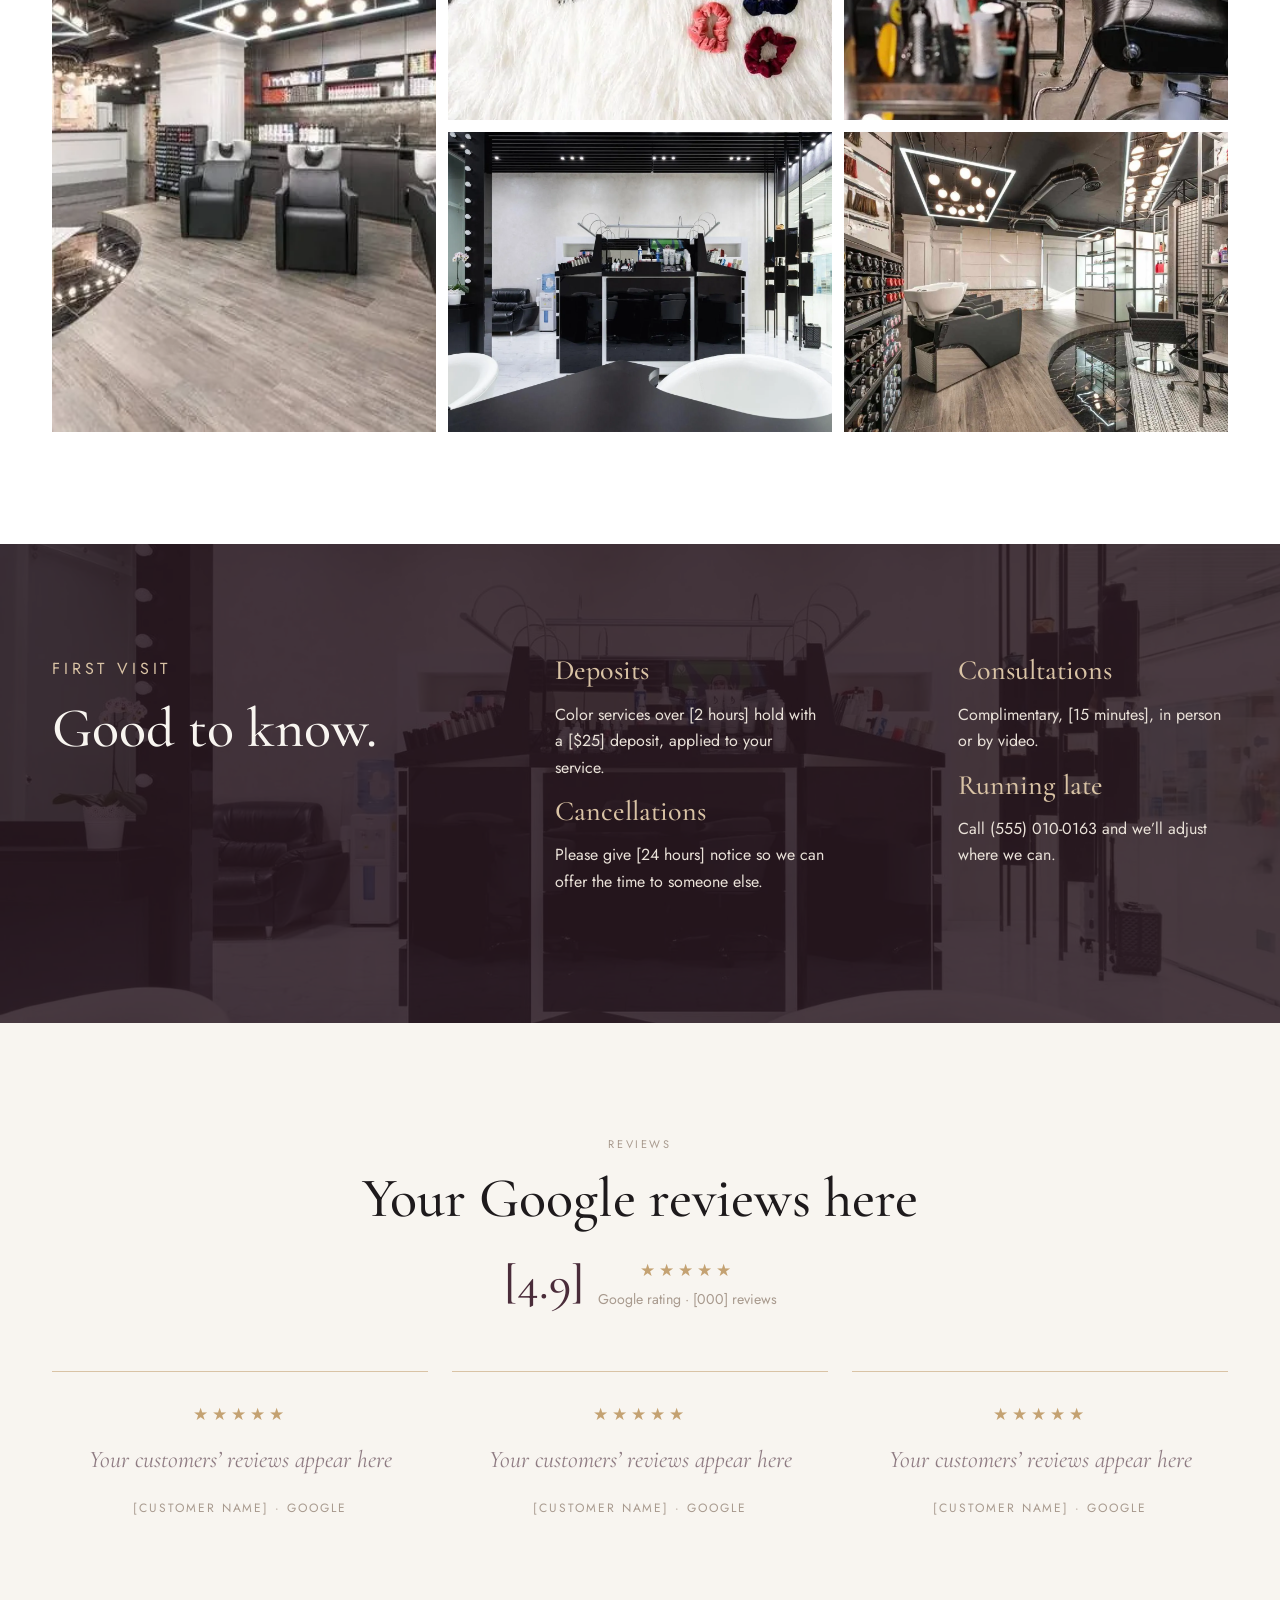
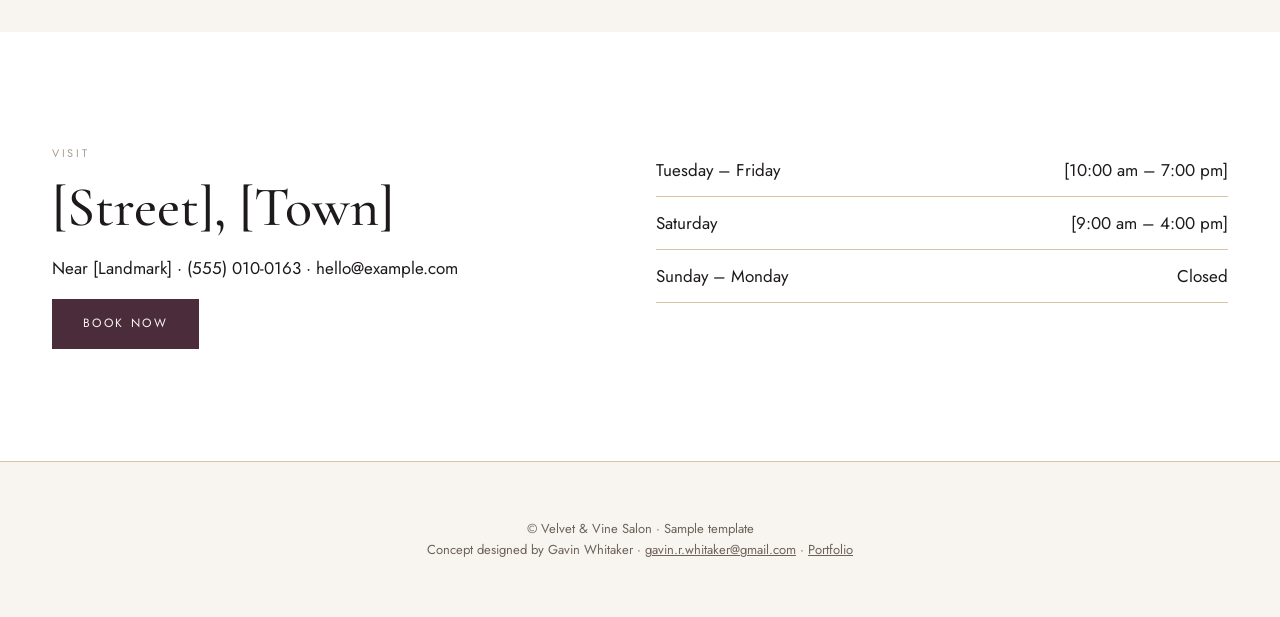
<file: templates/velvet-and-vine-salon/index.html>
<!doctype html><html lang="en"><head><meta charset="utf-8"><meta name="robots" content="noindex, nofollow"><meta name="viewport" content="width=device-width,initial-scale=1">
<title>Velvet & Vine Salon | Template</title><link rel="preconnect" href="https://fonts.gstatic.com" crossorigin><link href="https://fonts.googleapis.com/css2?family=Cormorant+Garamond:ital,wght@0,500;1,500&family=Jost:wght@400;500&display=swap" rel="stylesheet">
<style>*{box-sizing:border-box}html{scroll-behavior:smooth}body{margin:0;-webkit-font-smoothing:antialiased}img{max-width:100%;display:block}a{color:inherit}
.w{max-width:1240px;margin:0 auto;padding:0 32px}@media(max-width:700px){.w{padding:0 20px}}
.g12{display:grid;grid-template-columns:repeat(12,1fr);gap:32px}@media(max-width:860px){.g12{grid-template-columns:1fr;gap:24px}.g12>*{grid-column:1/-1!important}}
section{padding:112px 0}@media(max-width:700px){section{padding:64px 0}}
.rv{display:grid;grid-template-columns:repeat(3,1fr);gap:24px}@media(max-width:860px){.rv{grid-template-columns:1fr}}
.mcall{display:none}@media(max-width:700px){.mcall{display:block;position:fixed;left:12px;right:12px;bottom:12px;z-index:20;text-align:center;padding:15px;font-weight:600;text-decoration:none}body{padding-bottom:76px}}
body{font-family:Jost,sans-serif;background:#F8F5F0;color:#1E1A1C;font-size:17px;line-height:1.65;font-weight:400}
h1,h2,h3{font-family:'Cormorant Garamond',serif;font-weight:500;line-height:1.05;margin:0 0 16px}h2{font-size:clamp(36px,4.4vw,56px)}
.eyb{text-transform:uppercase;letter-spacing:.24em;font-size:11px;color:#A89A8E;margin:0 0 16px}
nav{background:#F8F5F0;position:sticky;top:0;z-index:10;border-bottom:1px solid #D9C3A5}nav .w{display:grid;grid-template-columns:1fr auto 1fr;align-items:center;height:84px}
.links{display:flex;gap:28px;font-size:13px;letter-spacing:.12em;text-transform:uppercase}.links a{text-decoration:none}.logo{font-family:'Cormorant Garamond';font-size:28px;letter-spacing:.18em;text-transform:uppercase;color:#4A2C3A}
.btn{display:inline-block;border:1px solid #4A2C3A;color:#4A2C3A;text-decoration:none;padding:14px 30px;font-size:12px;letter-spacing:.2em;text-transform:uppercase;transition:.2s}.btn:hover,.btn.f{background:#4A2C3A;color:#F8F5F0}nav .btn{justify-self:end}
.hero{display:grid;grid-template-columns:7fr 5fr;min-height:720px}.hero img{width:100%;height:100%;object-fit:cover}.hero .t{display:flex;flex-direction:column;justify-content:center;padding:64px 8%}
.hero h1{font-size:clamp(48px,5.4vw,84px);color:#4A2C3A}.hero p{color:#6d625a;max-width:34ch}@media(max-width:860px){.hero{grid-template-columns:1fr}.hero img{height:420px}.links{display:none}nav .w{grid-template-columns:1fr auto}}
.intro{text-align:center;padding:128px 0}.intro p{font-family:'Cormorant Garamond';font-size:clamp(28px,3.2vw,40px);line-height:1.3;max-width:28ch;margin:0 auto;color:#4A2C3A}
.svc{display:grid;grid-template-columns:repeat(4,1fr);gap:48px;margin-top:56px}@media(max-width:960px){.svc{grid-template-columns:1fr 1fr}}@media(max-width:560px){.svc{grid-template-columns:1fr}}
.svc h3{font-size:30px;border-bottom:1px solid #D9C3A5;padding-bottom:12px}.svc .i{display:flex;justify-content:space-between;padding:10px 0;font-size:15px}.svc .i small{display:block;color:#A89A8E;font-size:13px}
.team{display:grid;grid-template-columns:repeat(4,1fr);gap:32px;margin-top:56px}@media(max-width:860px){.team{grid-template-columns:1fr 1fr}}.team .ph{aspect-ratio:3/4;background:#e7ded3;display:grid;place-items:center;color:#A89A8E;font-size:13px;margin-bottom:16px}.team h3{font-size:26px;margin:0}.team p{margin:0 0 8px;color:#6d625a;font-size:15px}.team a{font-size:12px;letter-spacing:.2em;text-transform:uppercase;color:#4A2C3A}
.look{display:grid;grid-template-columns:repeat(3,1fr);grid-template-rows:300px 300px;gap:12px;margin-top:56px}.look img{width:100%;height:100%;object-fit:cover}.look img:first-child{grid-row:1/3}@media(max-width:700px){.look{grid-template-columns:1fr 1fr;grid-template-rows:260px 180px 180px}.look img:first-child{grid-column:1/3;grid-row:auto}}
.pol{position:relative;background:url(bg.webp) center/cover;color:#F8F5F0}.pol:before{content:"";position:absolute;inset:0;background:#2a1820d9}.pol .w{position:relative}.pol h3{font-size:28px;color:#D9C3A5}.pol p{color:#e9e1d8;font-size:16px}
.revs{text-align:center}.rhead{display:flex;flex-direction:column;align-items:center;margin-bottom:48px}.rb{display:flex;gap:14px;align-items:center}.rb b{font-family:'Cormorant Garamond';font-size:48px;font-weight:500;color:#4A2C3A}.rb small{color:#A89A8E}
.st{color:#c4a272;letter-spacing:4px}.rc{border-top:1px solid #D9C3A5;padding-top:28px}.rc p{font-family:'Cormorant Garamond';font-size:24px;color:#4A2C3A99;margin:12px 0;font-style:italic}.rc span{font-size:12px;letter-spacing:.16em;text-transform:uppercase;color:#A89A8E}
table{width:100%;border-collapse:collapse}td{padding:12px 0;border-bottom:1px solid #D9C3A5}td+td{text-align:right}
footer{border-top:1px solid #D9C3A5;color:#6d625a;font-size:13px;padding:56px 0;text-align:center}.mcall{background:#4A2C3A;color:#F8F5F0;letter-spacing:.16em;text-transform:uppercase;font-size:13px}</style></head><body><link rel="stylesheet" href="../../css/gw.css"><div class="gw-note">Template preview, not a real business. <a href="https://gavin-whitaker.github.io/templates.html">← Back to Gavin Whitaker's portfolio</a></div>

<nav><div class="w"><div class="links"><a href="#menu">Services</a><a href="#team">Stylists</a><a href="#visit">Visit</a></div><div class="logo">Velvet &amp; Vine</div><a class="btn" href="#book">Book now</a></div></nav>
<header class="hero"><img src="hero.webp" alt="Salon interior"><div class="t"><p class="eyb">Hair salon · [Town]</p><h1>Color, cut and finish, by appointment.</h1><p>A calm studio for considered hair. Your consultation is always complimentary.</p><div><a class="btn f" href="#book">Book an appointment</a></div></div></header>
<div class="intro"><div class="w"><p>Every appointment begins with a conversation about your hair, your routine and how much time you want to spend on it.</p></div></div>
<section id="menu" style="background:#fff"><div class="w"><p class="eyb">Service menu</p><h2>Clear prices, honest timing.</h2><div class="svc"><div><h3>Cut</h3><div class="i"><div>Signature cut<small>60 min</small></div><div>[$75]</div></div><div class="i"><div>Short cut<small>45 min</small></div><div>[$55]</div></div><div class="i"><div>Fringe trim<small>15 min</small></div><div>[$15]</div></div></div><div><h3>Color</h3><div class="i"><div>Single process<small>90 min</small></div><div>[$110]</div></div><div class="i"><div>Balayage<small>3 hr</small></div><div>[$220]</div></div><div class="i"><div>Gloss<small>45 min</small></div><div>[$65]</div></div></div><div><h3>Treatments</h3><div class="i"><div>Bond repair<small>30 min</small></div><div>[$45]</div></div><div class="i"><div>Scalp ritual<small>30 min</small></div><div>[$40]</div></div><div class="i"><div>Deep condition<small>20 min</small></div><div>[$30]</div></div></div><div><h3>Styling</h3><div class="i"><div>Blowout<small>45 min</small></div><div>[$50]</div></div><div class="i"><div>Updo<small>60 min</small></div><div>[$85]</div></div><div class="i"><div>Event styling<small>by consult</small></div><div>[from $95]</div></div></div></div></div></section>
<section id="team"><div class="w"><p class="eyb">Stylists</p><h2>Book with a specialist.</h2><div class="team"><div><div class="ph">[photo: stylist portrait]</div><h3>[Stylist name]</h3><p>Color specialist</p><a href="#book">Book →</a></div><div><div class="ph">[photo: stylist portrait]</div><h3>[Stylist name]</h3><p>Precision cuts</p><a href="#book">Book →</a></div><div><div class="ph">[photo: stylist portrait]</div><h3>[Stylist name]</h3><p>Extensions &amp; texture</p><a href="#book">Book →</a></div><div><div class="ph">[photo: stylist portrait]</div><h3>[Stylist name]</h3><p>Bridal &amp; styling</p><a href="#book">Book →</a></div></div></div></section>
<section style="background:#fff;padding-top:96px"><div class="w"><p class="eyb">Lookbook</p><h2>The studio.</h2><div class="look"><img src="photo-1.webp" alt="Backwash chairs"><img src="photo-2.webp" alt="Styling tools"><img src="photo-3.webp" alt="Styling stations"><img src="bg.webp" alt="Retail shelf"><img src="hero.webp" alt="Salon floor"></div></div></section>
<section class="pol"><div class="w g12"><div style="grid-column:1/5"><p class="eyb" style="color:#D9C3A5">First visit</p><h2>Good to know.</h2></div><div style="grid-column:6/9"><h3>Deposits</h3><p>Color services over [2 hours] hold with a [$25] deposit, applied to your service.</p><h3>Cancellations</h3><p>Please give [24 hours] notice so we can offer the time to someone else.</p></div><div style="grid-column:10/13"><h3>Consultations</h3><p>Complimentary, [15 minutes], in person or by video.</p><h3>Running late</h3><p>Call (555) 010-0163 and we’ll adjust where we can.</p></div></div></section>
<section class="revs revs"><div class="w"><div class="rhead"><div><p class="eyb">Reviews</p><h2>Your Google reviews here</h2></div><div class="rb"><b>[4.9]</b><div><div class="st">★★★★★</div><small>Google rating · [000] reviews</small></div></div></div><div class="rv"><div class="rc"><div class="st">★★★★★</div><p>Your customers’ reviews appear here</p><span>[Customer name] · Google</span></div><div class="rc"><div class="st">★★★★★</div><p>Your customers’ reviews appear here</p><span>[Customer name] · Google</span></div><div class="rc"><div class="st">★★★★★</div><p>Your customers’ reviews appear here</p><span>[Customer name] · Google</span></div></div></div></section>
<section id="visit" style="background:#fff"><div class="w g12"><div id="book" style="grid-column:1/6"><p class="eyb">Visit</p><h2>[Street], [Town]</h2><p>Near [Landmark] · (555) 010-0163 · hello@example.com</p><a class="btn f" href="#book">Book now</a></div><div style="grid-column:7/13"><table><tr><td>Tuesday – Friday</td><td>[10:00 am – 7:00 pm]</td></tr><tr><td>Saturday</td><td>[9:00 am – 4:00 pm]</td></tr><tr><td>Sunday – Monday</td><td>Closed</td></tr></table></div></div></section>
<footer><div class="w">© Velvet &amp; Vine Salon · Sample template<br>Concept designed by Gavin Whitaker &middot; <a href="mailto:gavin.r.whitaker@gmail.com">gavin.r.whitaker@gmail.com</a> &middot; <a href="https://gavin-whitaker.github.io">Portfolio</a></div></footer><a class="mcall" href="#book">Book now</a>
</body></html>
</file>
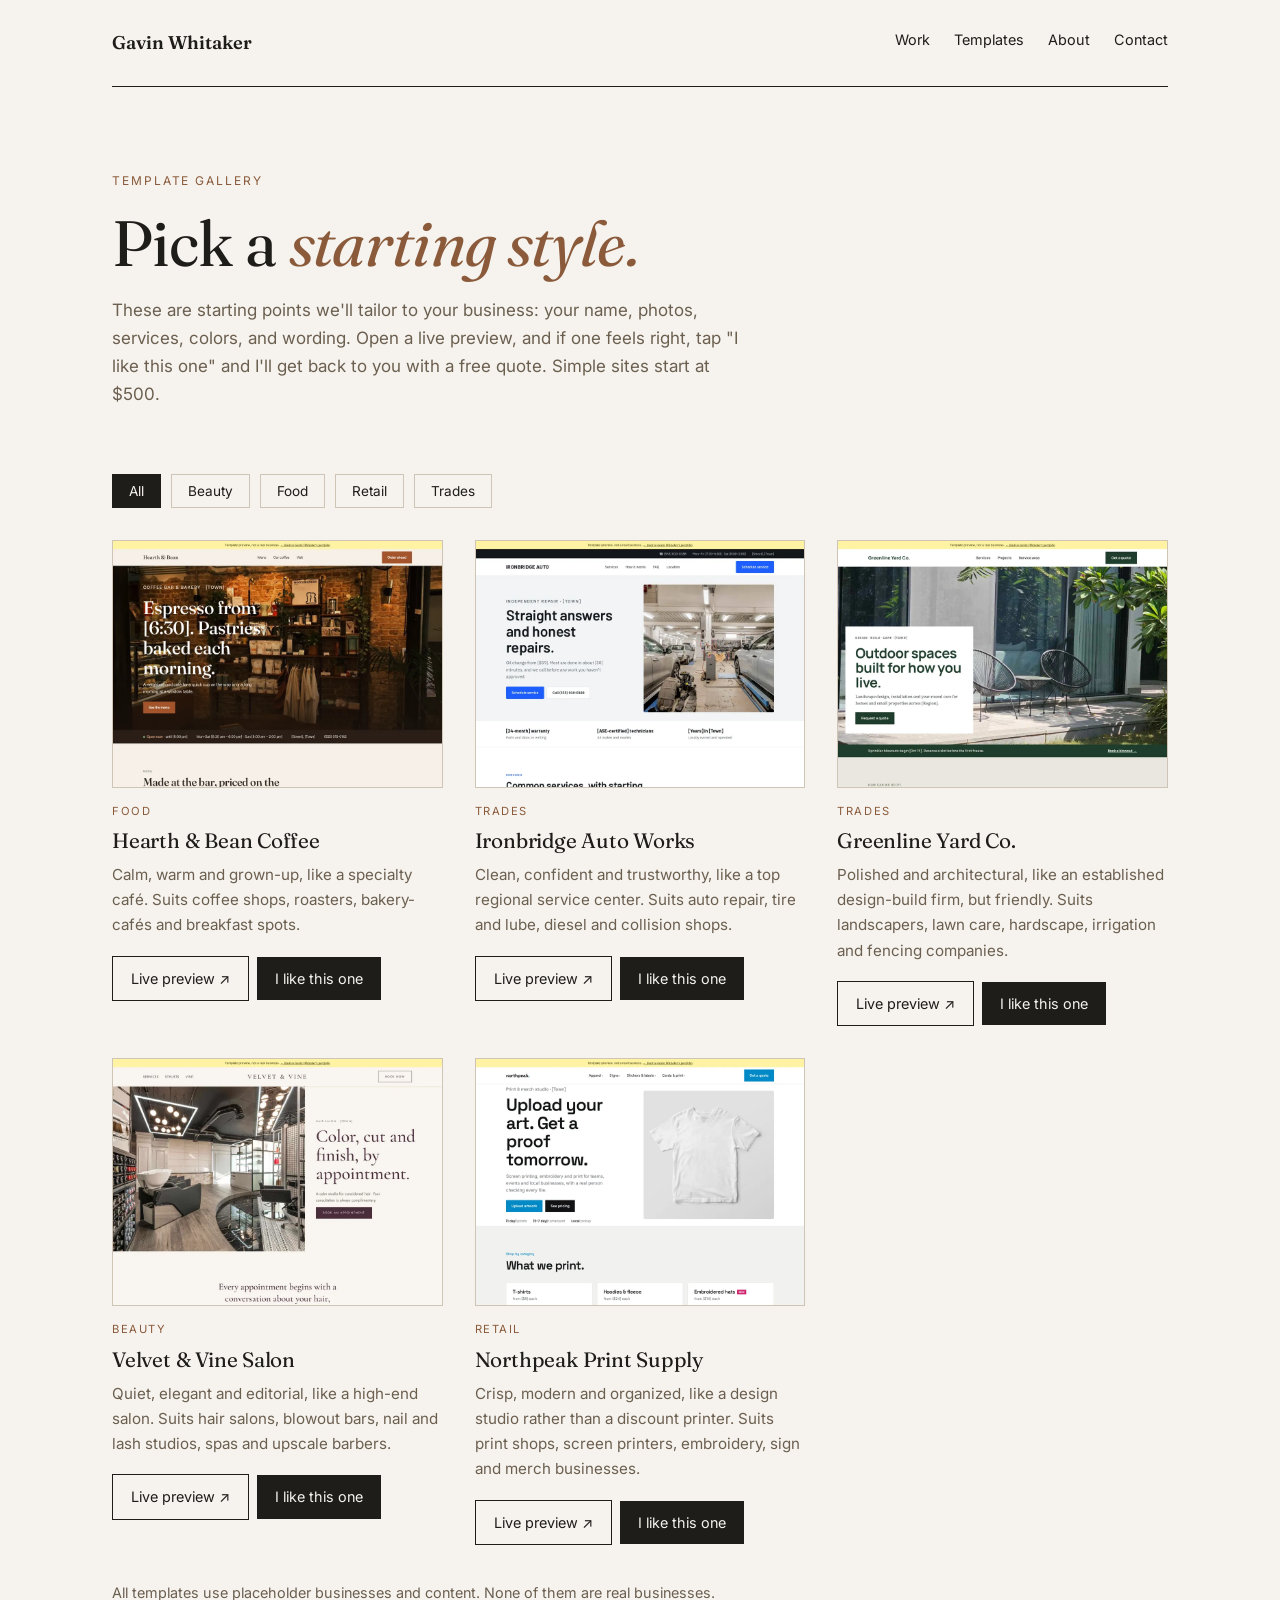
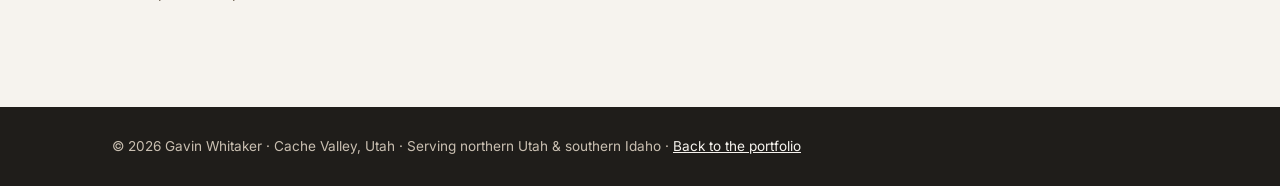
<file: templates.html>
<!doctype html><html lang="en"><head><meta charset="utf-8"><meta name="viewport" content="width=device-width,initial-scale=1"><title>Pick a starting style · Gavin Whitaker</title><link rel="icon" href="data:image/svg+xml,%3Csvg xmlns=%22http://www.w3.org/2000/svg%22 viewBox=%220 0 32 32%22%3E%3Crect width=%2232%22 height=%2232%22 fill=%22%231f1d1a%22/%3E%3Ctext x=%2216%22 y=%2223%22 font-size=%2220%22 text-anchor=%22middle%22 fill=%22%23f6f3ee%22 font-family=%22Georgia%22%3EG%3C/text%3E%3C/svg%3E"><meta name="description" content="Website template gallery from Gavin Whitaker: pick a starting style for your small business site in northern Utah or southern Idaho. Simple sites from $500.">
<link rel="preconnect" href="https://fonts.googleapis.com"><link rel="preconnect" href="https://fonts.gstatic.com" crossorigin><link href="https://fonts.googleapis.com/css2?family=Fraunces:opsz,wght@9..144,400;9..144,600&family=Inter:wght@400;600&display=swap" rel="stylesheet">
<style>*{box-sizing:border-box}img{max-width:100%;display:block}a:focus-visible,button:focus-visible{outline:3px solid currentColor;outline-offset:3px}
body{margin:0;background:#f6f3ee;color:#1f1d1a;font:17px/1.65 Inter,sans-serif}.w{max-width:1120px;margin:auto;padding:0 32px}
h1,h2,h3{font-family:Fraunces,serif;font-weight:400;letter-spacing:-.01em;margin:0}a{color:inherit}
nav{display:flex;justify-content:space-between;padding:28px 0;border-bottom:1px solid #1f1d1a;font-size:.9rem}nav a{text-decoration:none;margin-left:24px}nav b a{margin:0;font-family:Fraunces;font-weight:600;font-size:1.15rem}
.kicker{text-transform:uppercase;letter-spacing:.16em;font-size:.75rem;color:#8a5a3b}.top{padding:72px 0 40px}
h1{font-size:clamp(2.4rem,5vw,4rem);line-height:1.05;margin:18px 0 20px}h1 em{color:#8a5a3b}.lede{color:#6b5f50;max-width:640px}
.chips{display:flex;flex-wrap:wrap;gap:10px;margin:8px 0 32px}.chip{font:400 .85rem Inter,sans-serif;padding:8px 16px;background:none;border:1px solid #cfc5b6;color:#1f1d1a;cursor:pointer}.chip.on{background:#1f1d1a;color:#f6f3ee;border-color:#1f1d1a}
.grid{display:grid;grid-template-columns:repeat(3,1fr);gap:32px}.tcard img{aspect-ratio:4/3;object-fit:cover;object-position:left top;width:100%;height:auto;border:1px solid #cfc5b6}
.cat{font-size:.7rem;letter-spacing:.14em;text-transform:uppercase;color:#8a5a3b;display:block;margin-top:14px}.tcard h2{font-size:1.3rem;margin:4px 0}.tcard p{margin:0 0 14px;color:#6b5f50;font-size:.95rem}
.btn{display:inline-block;padding:10px 18px;background:#1f1d1a;color:#f6f3ee;text-decoration:none;margin:4px 8px 0 0;font-size:.9rem}.btn.alt{background:none;color:#1f1d1a;border:1px solid #1f1d1a}
section{padding:0 0 88px}.note{color:#6b5f50;font-size:.9rem;margin-top:36px}
footer{padding:28px 0;font-size:.85rem;color:#c9bfb1;background:#1f1d1a}footer a{color:#f6f3ee}
@media(max-width:820px){.grid{grid-template-columns:1fr}nav div{display:none}}</style></head><body>
<!-- Generated by scripts/build-templates.py from templates/templates.json. Edit those, not this file. -->
<header class="w"><nav><b><a href="index.html">Gavin Whitaker</a></b><div><a href="index.html#work">Work</a><a href="templates.html">Templates</a><a href="index.html#about">About</a><a href="index.html#contact">Contact</a></div></nav></header>
<main class="w"><div class="top"><p class="kicker">Template gallery</p><h1>Pick a <em>starting style.</em></h1><p class="lede">These are starting points we'll tailor to your business: your name, photos, services, colors, and wording. Open a live preview, and if one feels right, tap "I like this one" and I'll get back to you with a free quote. Simple sites start at $500.</p></div>
<section><div class="chips"><button class="chip on" data-f="all">All</button><button class="chip" data-f="beauty">Beauty</button><button class="chip" data-f="food">Food</button><button class="chip" data-f="retail">Retail</button><button class="chip" data-f="trades">Trades</button></div><div class="grid" id="tgrid"><article class="tcard" data-cat="food"><a href="templates/hearth-and-bean/index.html" target="_blank" rel="noopener"><picture><source srcset="templates/hearth-and-bean/thumb.webp" type="image/webp"><img src="templates/hearth-and-bean/thumb.jpg" alt="Hearth &amp; Bean Coffee template preview" width="960" height="720" loading="lazy"></picture></a>
<div><span class="cat">food</span><h2 class="tn">Hearth &amp; Bean Coffee</h2><p>Calm, warm and grown-up, like a specialty café. Suits coffee shops, roasters, bakery-cafés and breakfast spots.</p>
<div class="acts"><a class="btn alt sm" href="templates/hearth-and-bean/index.html" target="_blank" rel="noopener">Live preview ↗</a><a class="btn sm" href="mailto:gavin.r.whitaker@gmail.com?subject=I%20like%20the%20Hearth%20%26%20Bean%20Coffee%20template">I like this one</a></div></div></article><article class="tcard" data-cat="trades"><a href="templates/ironbridge-auto-works/index.html" target="_blank" rel="noopener"><picture><source srcset="templates/ironbridge-auto-works/thumb.webp" type="image/webp"><img src="templates/ironbridge-auto-works/thumb.jpg" alt="Ironbridge Auto Works template preview" width="960" height="720" loading="lazy"></picture></a>
<div><span class="cat">trades</span><h2 class="tn">Ironbridge Auto Works</h2><p>Clean, confident and trustworthy, like a top regional service center. Suits auto repair, tire and lube, diesel and collision shops.</p>
<div class="acts"><a class="btn alt sm" href="templates/ironbridge-auto-works/index.html" target="_blank" rel="noopener">Live preview ↗</a><a class="btn sm" href="mailto:gavin.r.whitaker@gmail.com?subject=I%20like%20the%20Ironbridge%20Auto%20Works%20template">I like this one</a></div></div></article><article class="tcard" data-cat="trades"><a href="templates/greenline-yard-co/index.html" target="_blank" rel="noopener"><picture><source srcset="templates/greenline-yard-co/thumb.webp" type="image/webp"><img src="templates/greenline-yard-co/thumb.jpg" alt="Greenline Yard Co. template preview" width="960" height="720" loading="lazy"></picture></a>
<div><span class="cat">trades</span><h2 class="tn">Greenline Yard Co.</h2><p>Polished and architectural, like an established design-build firm, but friendly. Suits landscapers, lawn care, hardscape, irrigation and fencing companies.</p>
<div class="acts"><a class="btn alt sm" href="templates/greenline-yard-co/index.html" target="_blank" rel="noopener">Live preview ↗</a><a class="btn sm" href="mailto:gavin.r.whitaker@gmail.com?subject=I%20like%20the%20Greenline%20Yard%20Co.%20template">I like this one</a></div></div></article><article class="tcard" data-cat="beauty"><a href="templates/velvet-and-vine-salon/index.html" target="_blank" rel="noopener"><picture><source srcset="templates/velvet-and-vine-salon/thumb.webp" type="image/webp"><img src="templates/velvet-and-vine-salon/thumb.jpg" alt="Velvet &amp; Vine Salon template preview" width="960" height="720" loading="lazy"></picture></a>
<div><span class="cat">beauty</span><h2 class="tn">Velvet &amp; Vine Salon</h2><p>Quiet, elegant and editorial, like a high-end salon. Suits hair salons, blowout bars, nail and lash studios, spas and upscale barbers.</p>
<div class="acts"><a class="btn alt sm" href="templates/velvet-and-vine-salon/index.html" target="_blank" rel="noopener">Live preview ↗</a><a class="btn sm" href="mailto:gavin.r.whitaker@gmail.com?subject=I%20like%20the%20Velvet%20%26%20Vine%20Salon%20template">I like this one</a></div></div></article><article class="tcard" data-cat="retail"><a href="templates/northpeak-print-supply/index.html" target="_blank" rel="noopener"><picture><source srcset="templates/northpeak-print-supply/thumb.webp" type="image/webp"><img src="templates/northpeak-print-supply/thumb.jpg" alt="Northpeak Print Supply template preview" width="960" height="720" loading="lazy"></picture></a>
<div><span class="cat">retail</span><h2 class="tn">Northpeak Print Supply</h2><p>Crisp, modern and organized, like a design studio rather than a discount printer. Suits print shops, screen printers, embroidery, sign and merch businesses.</p>
<div class="acts"><a class="btn alt sm" href="templates/northpeak-print-supply/index.html" target="_blank" rel="noopener">Live preview ↗</a><a class="btn sm" href="mailto:gavin.r.whitaker@gmail.com?subject=I%20like%20the%20Northpeak%20Print%20Supply%20template">I like this one</a></div></div></article></div>
<p class="note">All templates use placeholder businesses and content. None of them are real businesses.</p></section></main>
<footer><div class="w">© 2026 Gavin Whitaker · Cache Valley, Utah · Serving northern Utah &amp; southern Idaho · <a href="index.html">Back to the portfolio</a></div></footer>
<script>document.querySelectorAll('.chip').forEach(b=>b.onclick=()=>{document.querySelectorAll('.chip').forEach(x=>x.classList.toggle('on',x===b));document.querySelectorAll('.tcard').forEach(c=>c.hidden=!(b.dataset.f==='all'||c.dataset.cat===b.dataset.f))})</script>
</body></html>
</file>
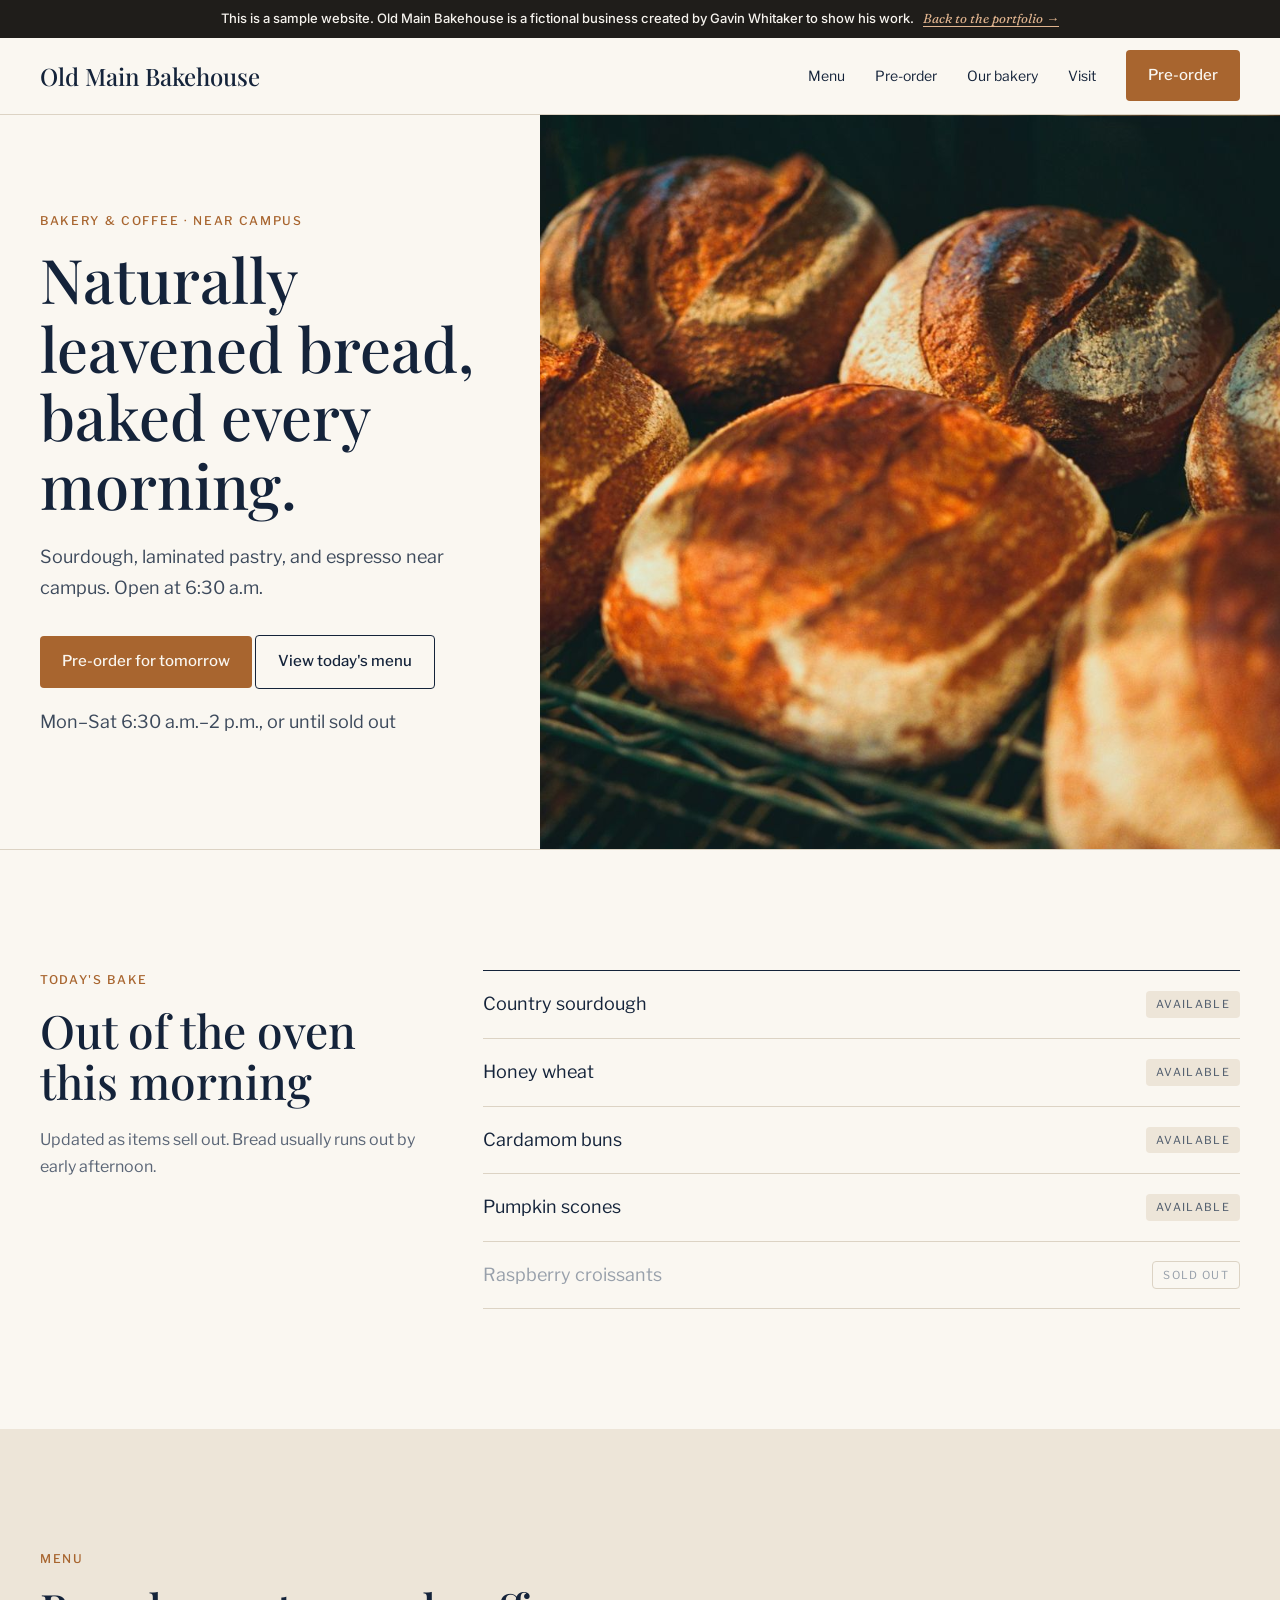
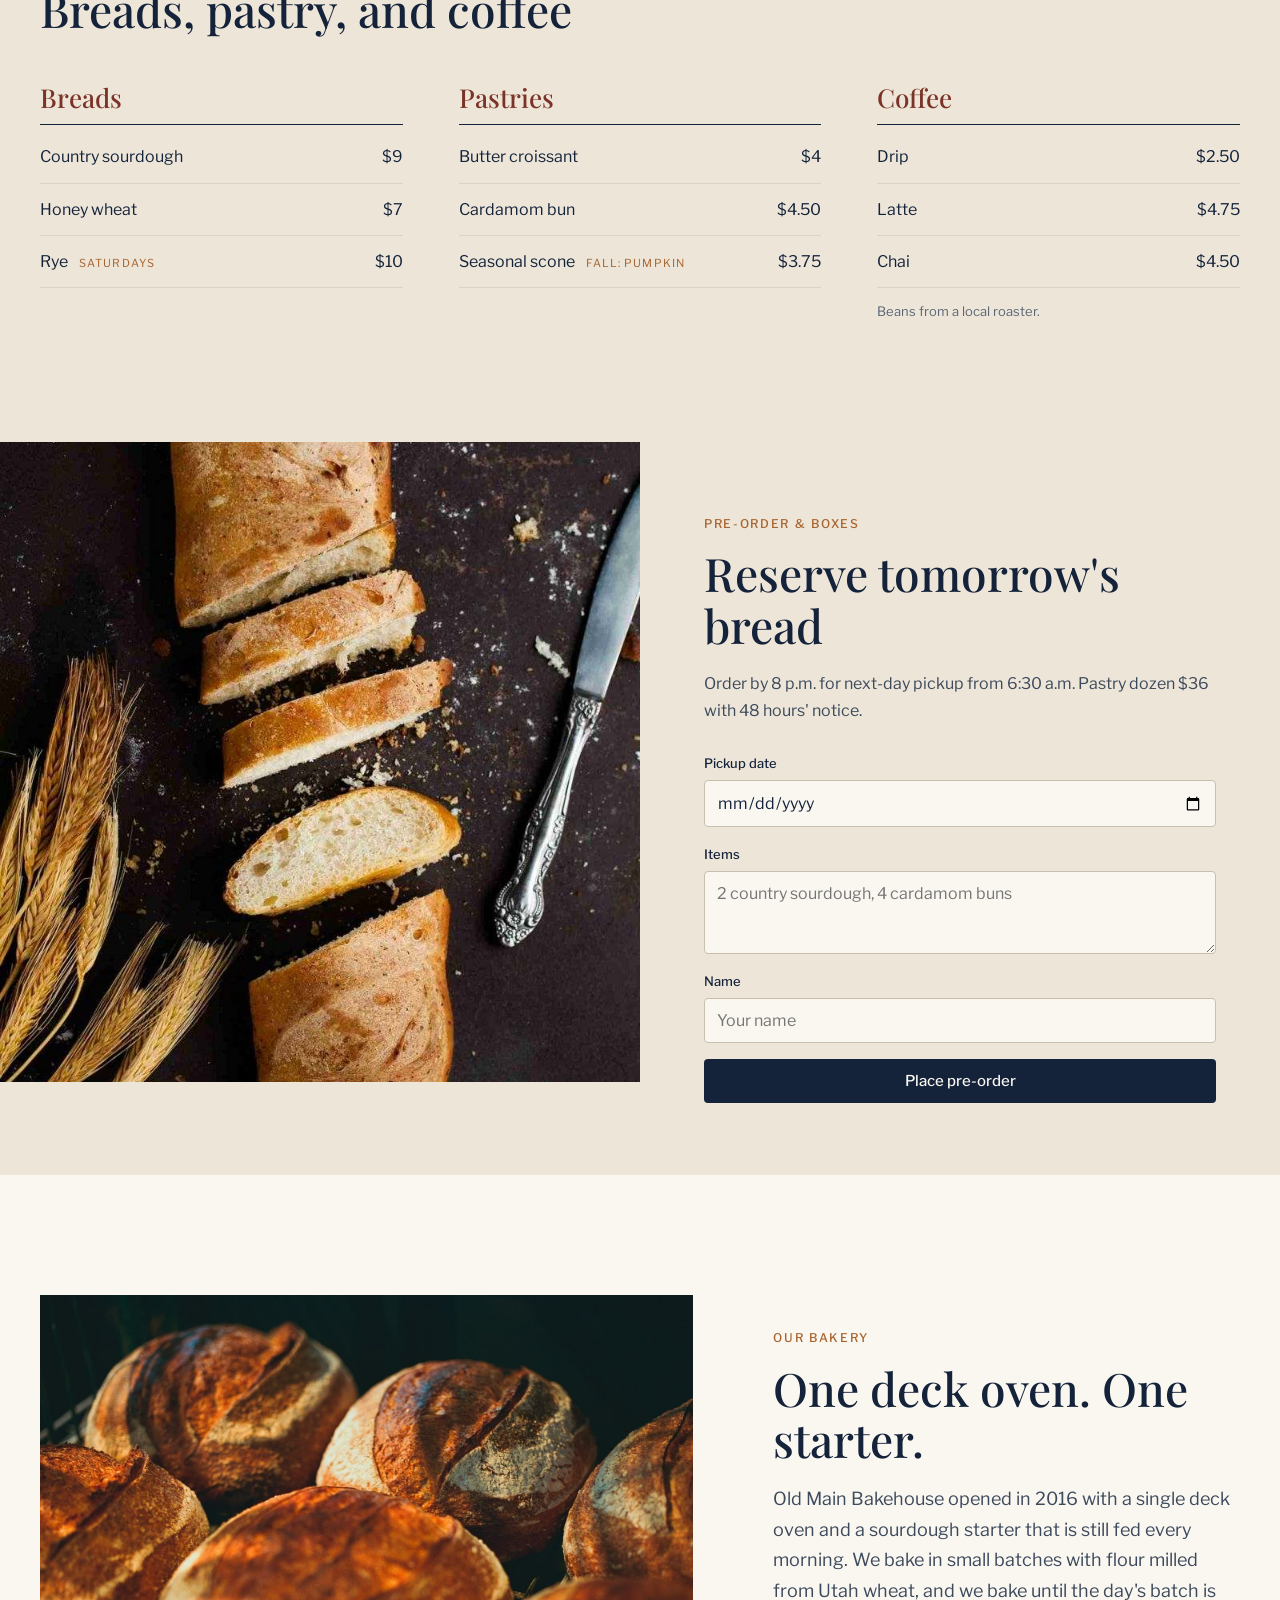
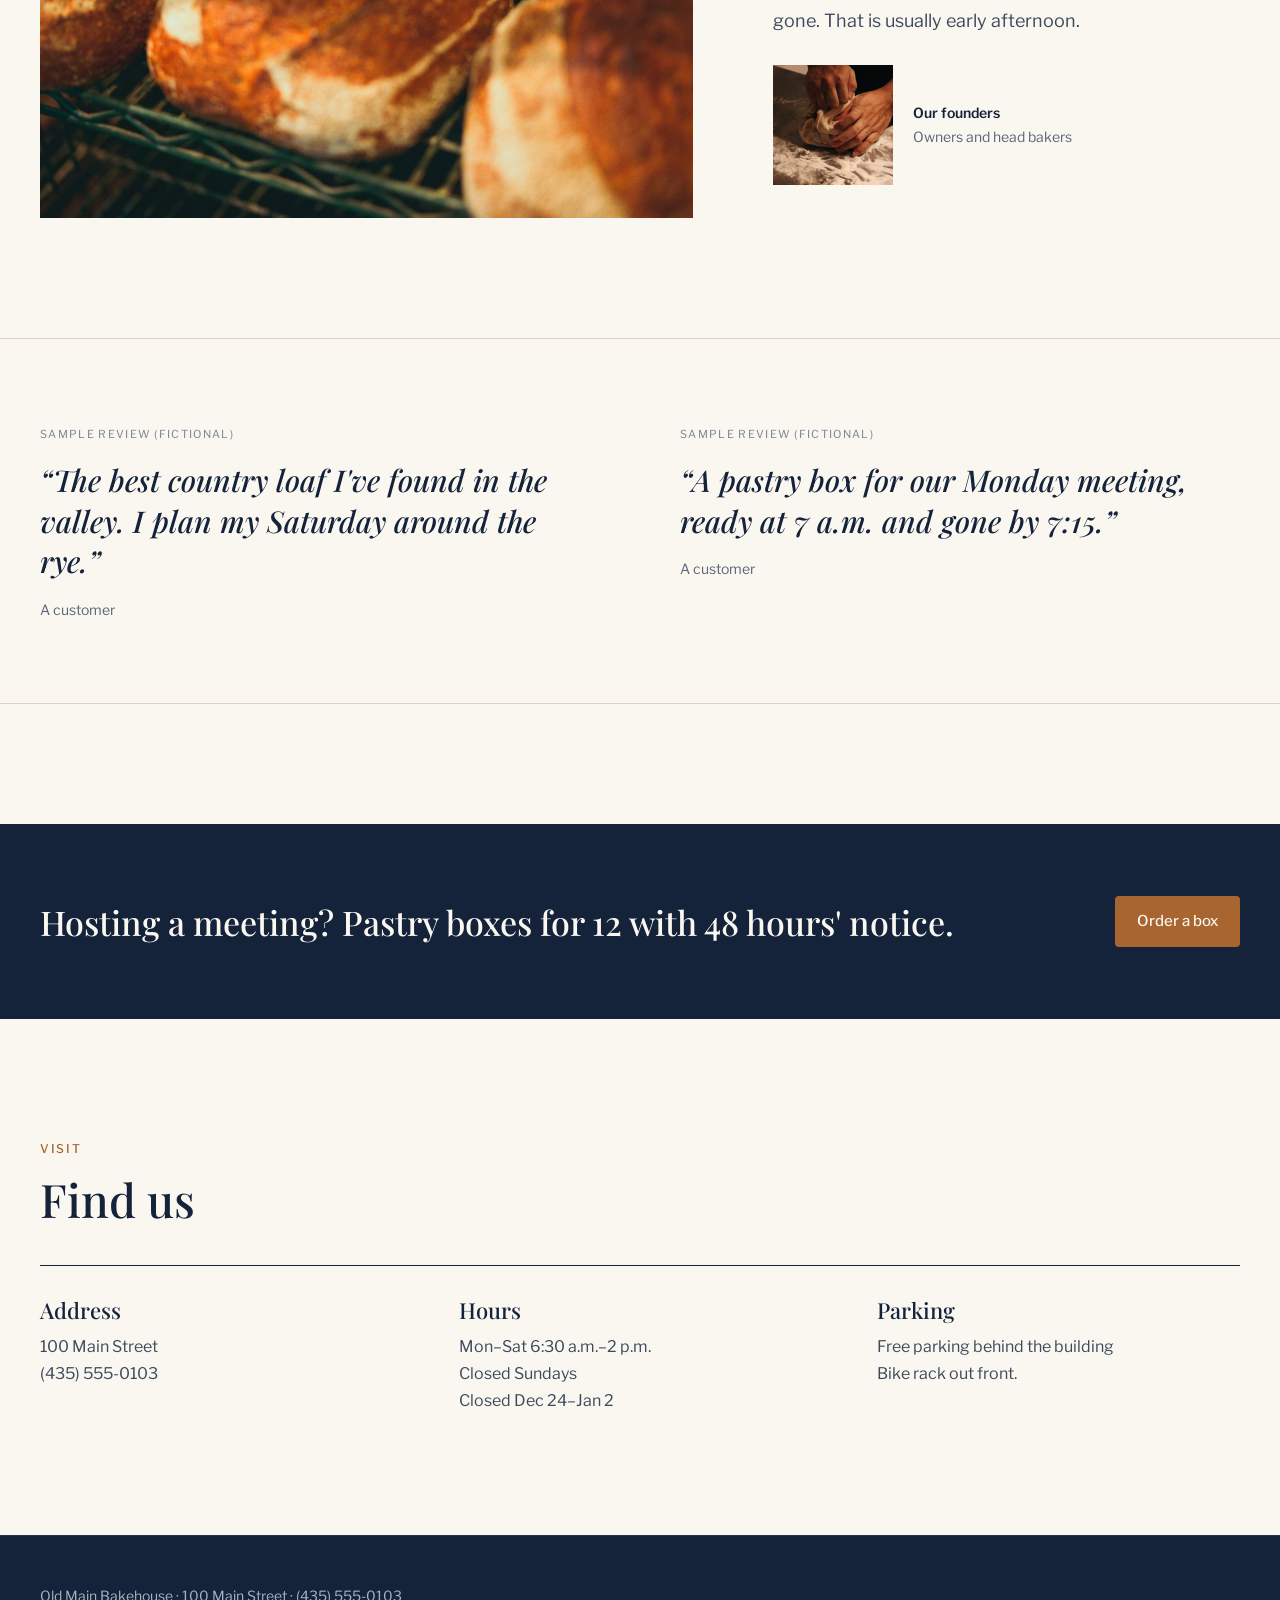
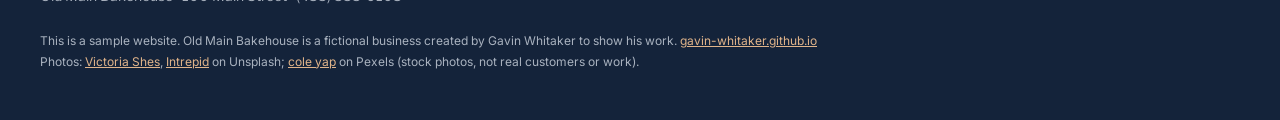
<file: samples/bakery.html>
<!doctype html><html lang="en"><head><meta charset="utf-8"><meta name="viewport" content="width=device-width,initial-scale=1"><title>Old Main Bakehouse (sample site)</title>
<link rel="preconnect" href="https://fonts.googleapis.com"><link href="https://fonts.googleapis.com/css2?family=Playfair+Display:ital,wght@0,500;1,500&family=Libre+Franklin:wght@400;500&display=swap" rel="stylesheet"><link rel="stylesheet" href="css/bakery.css"><link rel="stylesheet" href="../css/gw.css"></head><body>
<div class="sample">This is a sample website. Old Main Bakehouse is a fictional business created by Gavin Whitaker to show his work. <a href="https://gavin-whitaker.github.io">Back to the portfolio →</a></div>
<header><div class="w"><a class="wm" href="#">Old Main Bakehouse</a><nav><a href="#menu">Menu</a><a href="#preorder">Pre-order</a><a href="#bakery">Our bakery</a><a href="#visit">Visit</a><a class="btn c" href="#preorder">Pre-order</a></nav></div></header>
<div class="w hero"><div class="t"><span class="k">Bakery &amp; coffee · Near campus</span><h1>Naturally leavened bread, baked every morning.</h1><p>Sourdough, laminated pastry, and espresso near campus. Open at 6:30 a.m.</p><div><a class="btn c" href="#preorder">Pre-order for tomorrow</a> <a class="btn o" href="#today">View today's menu</a></div><p class="hours">Mon–Sat 6:30 a.m.–2 p.m., or until sold out</p></div><div class="img" role="img" aria-label="Fresh sourdough loaves"></div></div>
<section id="today"><div class="w today"><div><span class="k">Today's bake</span><h2>Out of the oven this morning</h2><p style="color:#5a6576">Updated as items sell out. Bread usually runs out by early afternoon.</p></div>
<div class="list"><div>Country sourdough<span class="st">Available</span></div><div>Honey wheat<span class="st">Available</span></div><div>Cardamom buns<span class="st">Available</span></div><div>Pumpkin scones<span class="st">Available</span></div><div class="gone">Raspberry croissants<span class="st out">Sold out</span></div></div></div></section>
<section class="menu" id="menu"><div class="w"><span class="k">Menu</span><h2>Breads, pastry, and coffee</h2><div class="mgrid">
<div><h3>Breads</h3><div class="mi"><span>Country sourdough</span><span>$9</span></div><div class="mi"><span>Honey wheat</span><span>$7</span></div><div class="mi"><span>Rye <small>Saturdays</small></span><span>$10</span></div></div>
<div><h3>Pastries</h3><div class="mi"><span>Butter croissant</span><span>$4</span></div><div class="mi"><span>Cardamom bun</span><span>$4.50</span></div><div class="mi"><span>Seasonal scone <small>Fall: pumpkin</small></span><span>$3.75</span></div></div>
<div><h3>Coffee</h3><div class="mi"><span>Drip</span><span>$2.50</span></div><div class="mi"><span>Latte</span><span>$4.75</span></div><div class="mi"><span>Chai</span><span>$4.50</span></div><p style="font-size:13px;color:#5a6576;margin-top:12px">Beans from a local roaster.</p></div></div></div></section>
<section id="preorder" style="padding:0"><div class="pre"><img src="../img/samples/bake-sliced-800.jpg" alt="Sliced sourdough on a board"><div class="f"><span class="k">Pre-order &amp; boxes</span><h2>Reserve tomorrow's bread</h2><p style="color:#3d4a5c">Order by 8 p.m. for next-day pickup from 6:30 a.m. Pastry dozen $36 with 48 hours' notice.</p>
<form onsubmit="alert('This is a sample site, so no order was sent.');return false"><label>Pickup date<input type="date"></label><label>Items<textarea rows="3" placeholder="2 country sourdough, 4 cardamom buns"></textarea></label><label>Name<input placeholder="Your name"></label><button class="btn">Place pre-order</button></form></div></div></section>
<section id="bakery"><div class="w story"><img src="../img/samples/bake-rack-1400.jpg" alt="Sourdough loaves cooling"><div><span class="k">Our bakery</span><h2>One deck oven. One starter.</h2><p>Old Main Bakehouse opened in 2016 with a single deck oven and a sourdough starter that is still fed every morning. We bake in small batches with flour milled from Utah wheat, and we bake until the day's batch is gone. That is usually early afternoon.</p>
<div class="own"><img class="ph" src="../img/samples/bake-hands-600.jpg" alt="Hands kneading dough on a floured counter"><div><b>Our founders</b> <span>Owners and head bakers</span></div></div></div></div></section>
<section style="padding-top:0"><div class="w pq"><blockquote><span class="lab">Sample review (fictional)</span><p>“The best country loaf I've found in the valley. I plan my Saturday around the rye.”</p><cite>A customer</cite></blockquote><blockquote><span class="lab">Sample review (fictional)</span><p>“A pastry box for our Monday meeting, ready at 7 a.m. and gone by 7:15.”</p><cite>A customer</cite></blockquote></div></section>
<section class="band" style="padding:72px 0"><div class="w"><h2>Hosting a meeting? Pastry boxes for 12 with 48 hours' notice.</h2><a class="btn c" href="#preorder">Order a box</a></div></section>
<section id="visit"><div class="w"><span class="k">Visit</span><h2>Find us</h2><div class="visit"><div><h3>Address</h3><p>100 Main Street<br>(435) 555-0103</p></div><div><h3>Hours</h3><p>Mon–Sat 6:30 a.m.–2 p.m.<br>Closed Sundays<br>Closed Dec 24–Jan 2</p></div><div><h3>Parking</h3><p>Free parking behind the building<br>Bike rack out front.</p></div></div></div></section>
<footer><div class="w">Old Main Bakehouse · 100 Main Street · (435) 555-0103
<small class="gw-credit">This is a sample website. Old Main Bakehouse is a fictional business created by Gavin Whitaker to show his work. <a href="https://gavin-whitaker.github.io">gavin-whitaker.github.io</a><br>Photos: <a href="https://unsplash.com/photos/IUk1S6n2s0o">Victoria Shes</a>, <a href="https://unsplash.com/photos/1l2qWh-W5AU">Intrepid</a> on Unsplash; <a href="https://www.pexels.com/photo/hands-kneading-artisan-bread-dough-with-flour-dust-30446295/">cole yap</a> on Pexels (stock photos, not real customers or work).</small></div></footer>
</body></html>
</file>
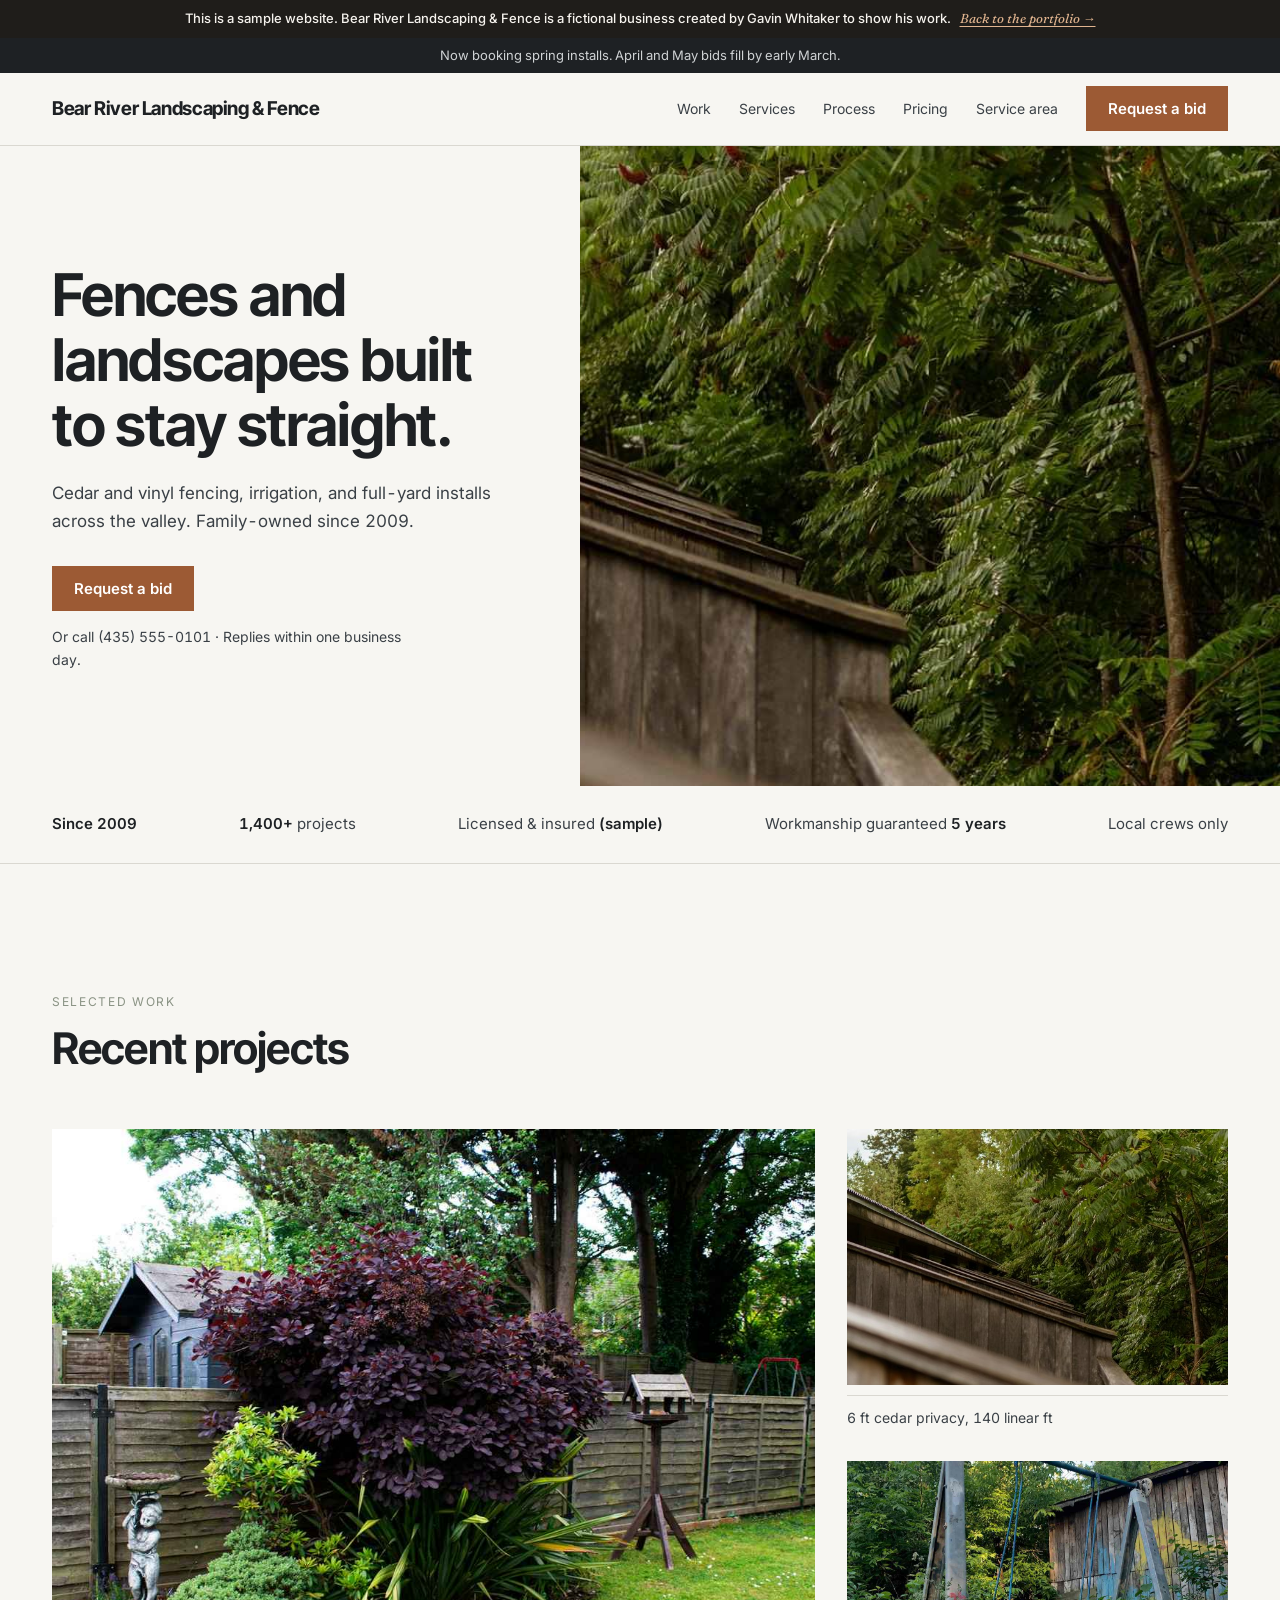
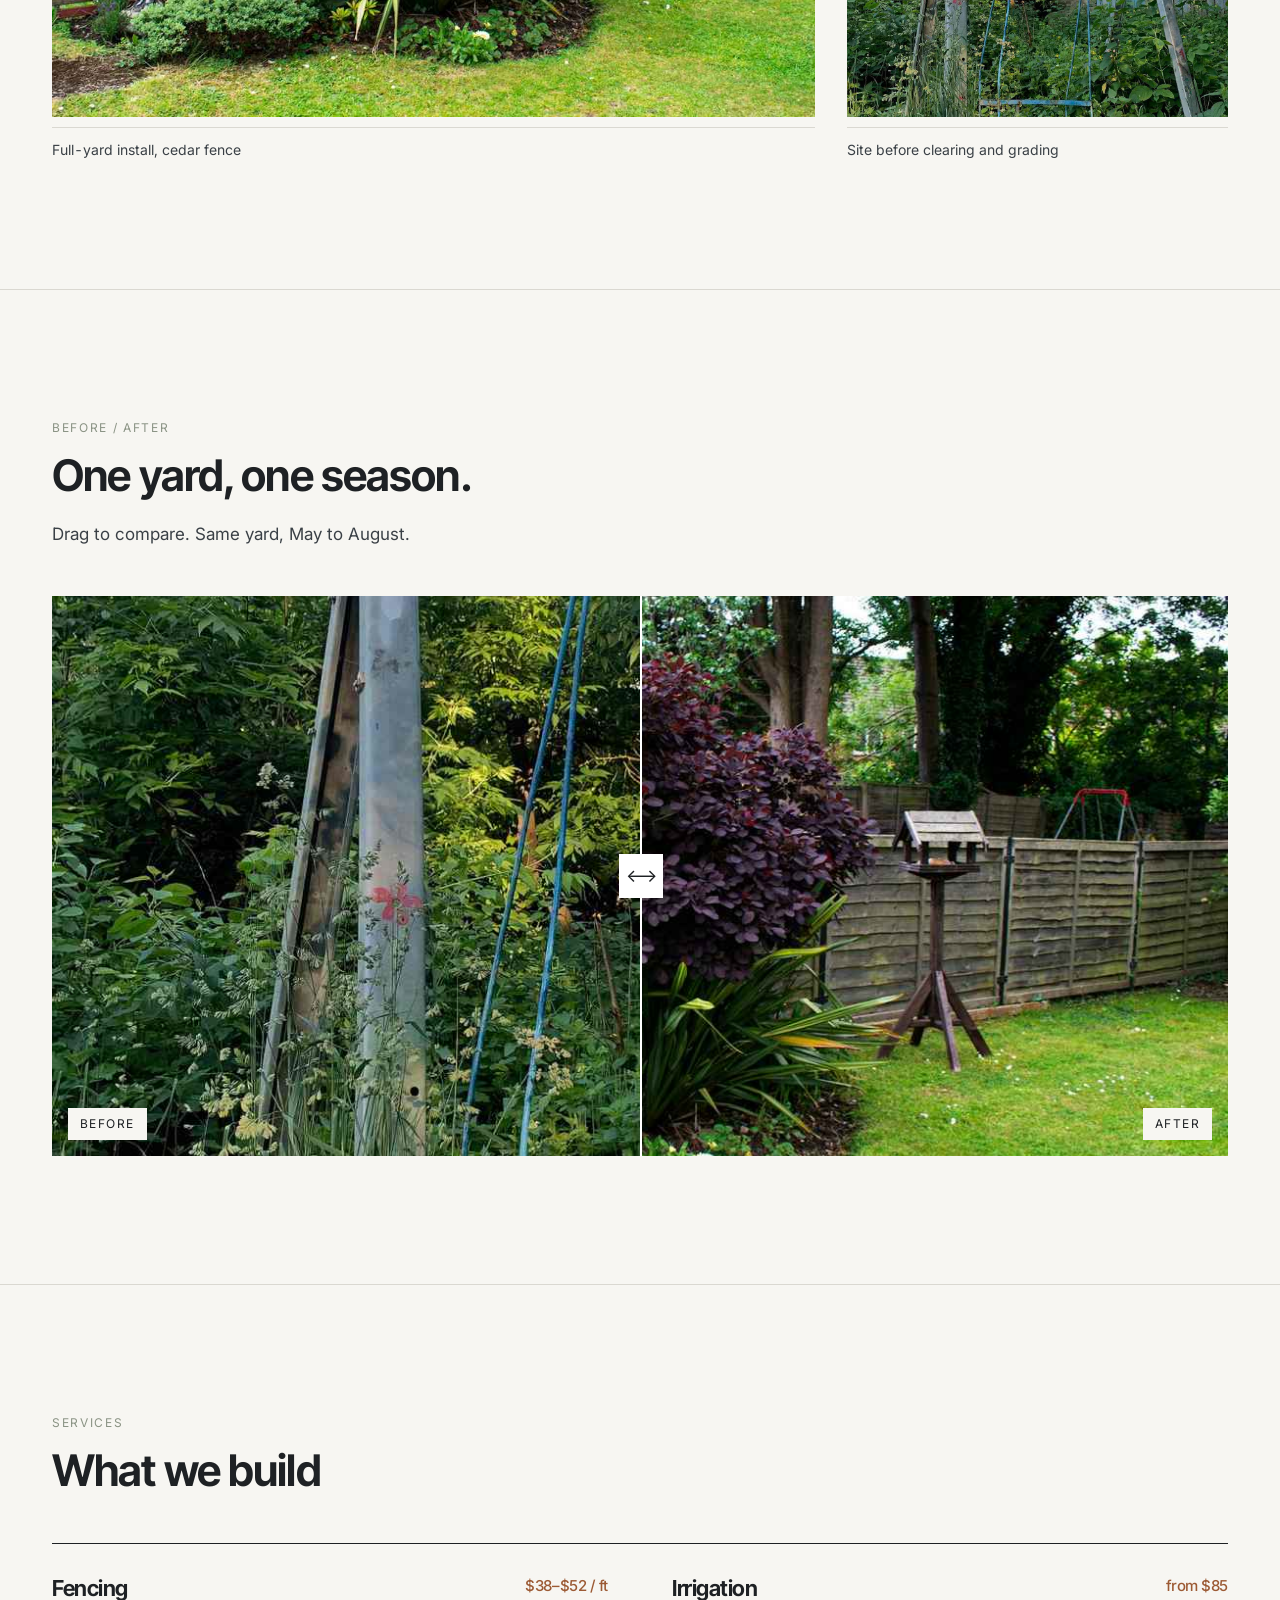
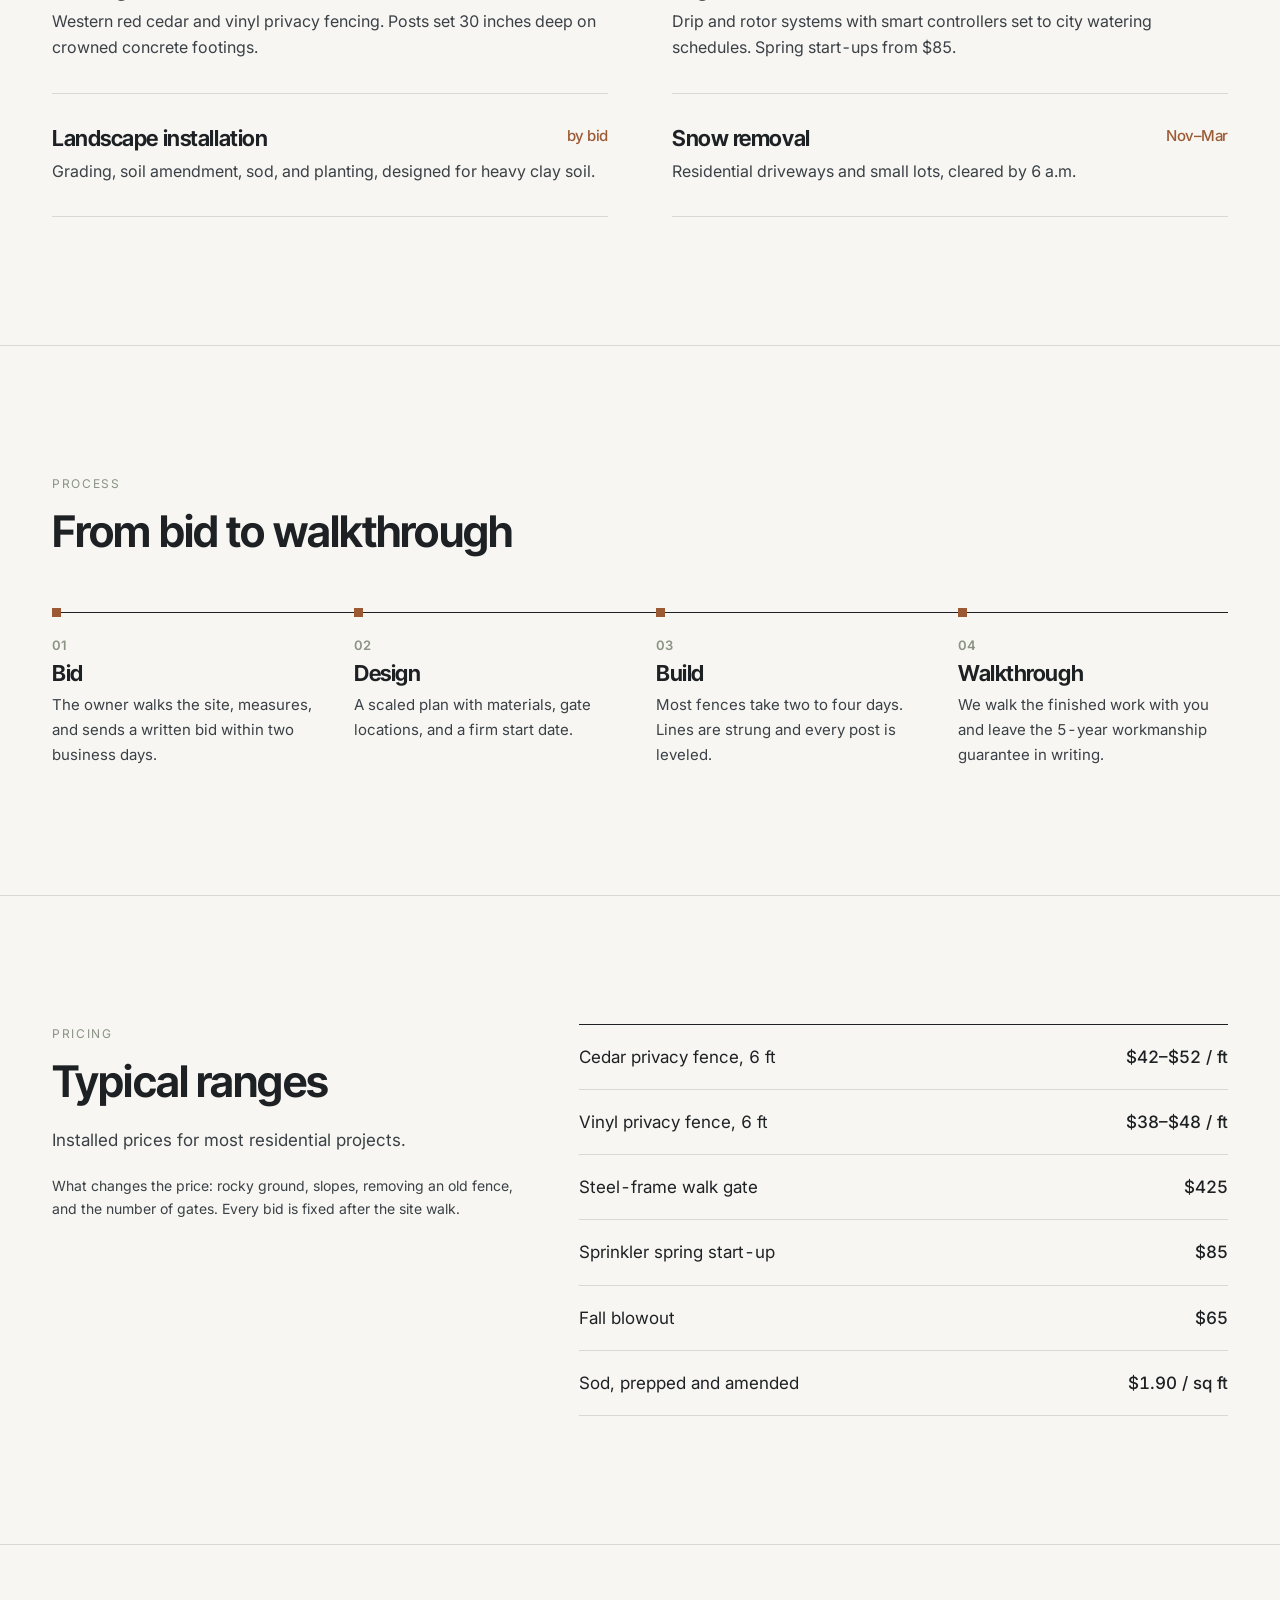
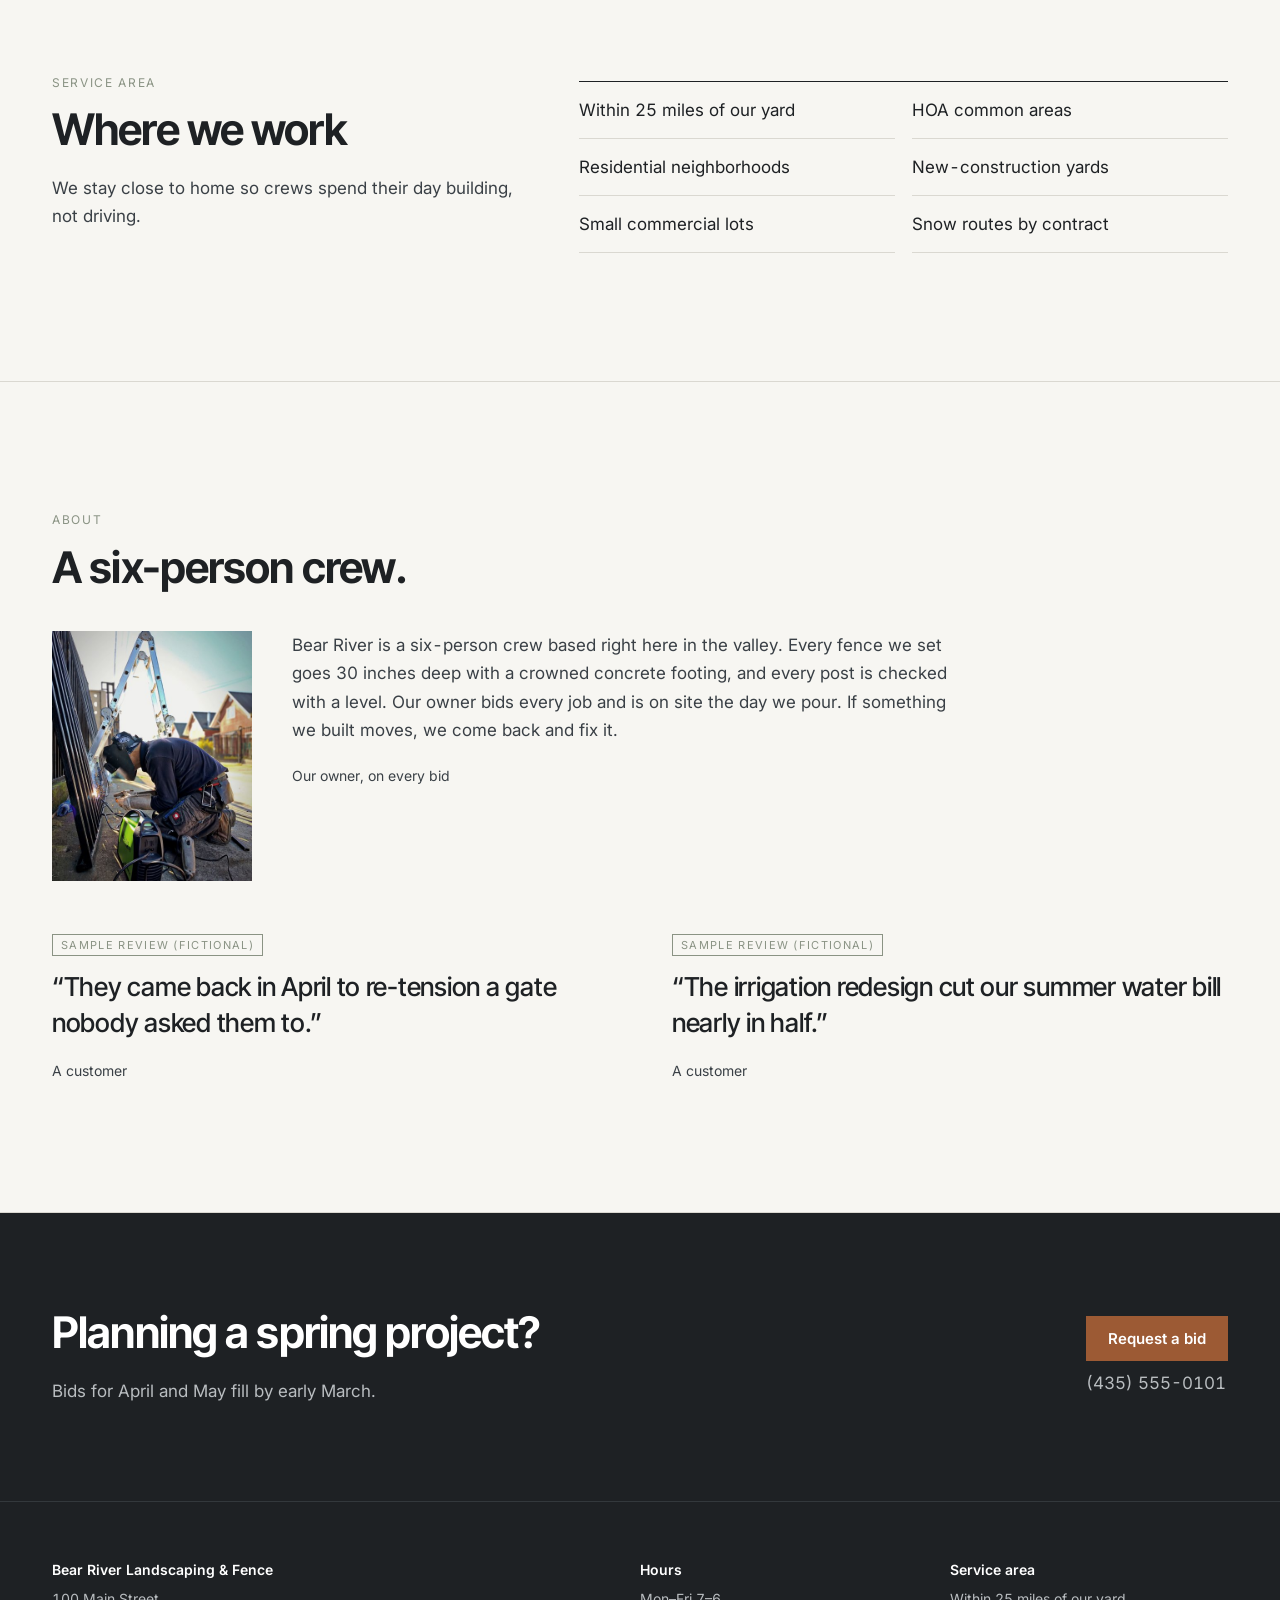
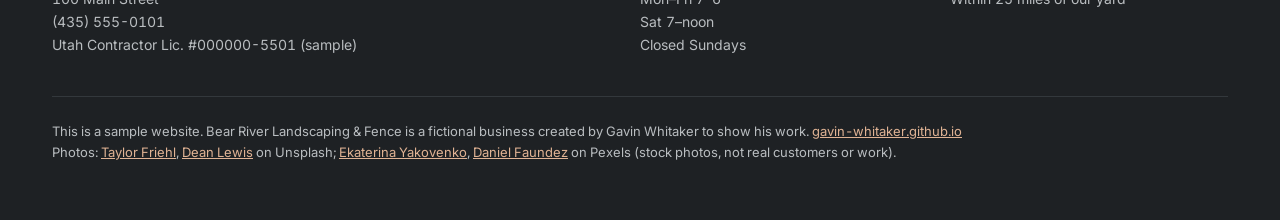
<file: samples/landscaping.html>
<!doctype html><html lang="en"><head><meta charset="utf-8"><meta name="viewport" content="width=device-width,initial-scale=1"><title>Bear River Landscaping &amp; Fence (sample site)</title>
<link rel="preconnect" href="https://fonts.googleapis.com"><link href="https://fonts.googleapis.com/css2?family=Inter+Tight:wght@600;700&family=Inter:wght@400;500;600&display=swap" rel="stylesheet"><link rel="stylesheet" href="css/landscaping.css"><link rel="stylesheet" href="../css/gw.css"></head><body>
<div class="sample">This is a sample website. Bear River Landscaping &amp; Fence is a fictional business created by Gavin Whitaker to show his work. <a href="https://gavin-whitaker.github.io">Back to the portfolio →</a></div>
<div class="notice">Now booking spring installs. April and May bids fill by early March.</div>
<header class="top"><div class="w"><a class="wm" href="#">Bear River Landscaping &amp; Fence</a><nav><a href="#work">Work</a><a href="#services">Services</a><a href="#process">Process</a><a href="#pricing">Pricing</a><a href="#area">Service area</a><a class="btn" href="#bid">Request a bid</a></nav></div></header>
<div class="hero"><div class="panel"><h1>Fences and landscapes built to stay straight.</h1><p>Cedar and vinyl fencing, irrigation, and full-yard installs across the valley. Family-owned since 2009.</p><div><a class="btn" href="#bid">Request a bid</a></div><p class="sub2">Or call (435) 555-0101 · Replies within one business day.</p></div></div>
<div class="cred"><div class="w"><span><b>Since 2009</b></span><span><b>1,400+</b> projects</span><span>Licensed &amp; insured <b>(sample)</b></span><span>Workmanship guaranteed <b>5 years</b></span><span>Local crews only</span></div></div>
<section id="work"><div class="w"><span class="eyebrow">Selected work</span><h2>Recent projects</h2>
<div class="work"><figure><div><img src="../img/samples/land-garden-1200.jpg" alt="Finished backyard with planting beds and a privacy fence"></div><figcaption>Full-yard install, cedar fence</figcaption></figure>
<figure><div><img src="../img/samples/land-fence-600.jpg" alt="Cedar privacy fence"></div><figcaption>6 ft cedar privacy, 140 linear ft</figcaption></figure>
<figure><div><img src="../img/samples/land-overgrown-1200.jpg" alt="Overgrown yard before cleanup" style="object-position:center 30%"></div><figcaption>Site before clearing and grading</figcaption></figure></div></div></section>
<section><div class="w"><span class="eyebrow">Before / after</span><h2>One yard, one season.</h2><p class="lede">Drag to compare. Same yard, May to August.</p>
<div class="ba"><img src="../img/samples/land-garden-1200.jpg" alt="Finished yard in August"><img class="before" src="../img/samples/land-overgrown-1200.jpg" alt="Overgrown yard in May"><div class="bar"></div><span class="lab" style="left:16px">Before</span><span class="lab" style="right:16px">After</span><input type="range" min="0" max="100" value="50" aria-label="Before and after comparison" oninput="this.parentNode.style.setProperty('--p',this.value+'%')"></div></div></section>
<section id="services"><div class="w"><span class="eyebrow">Services</span><h2>What we build</h2>
<div class="svc"><div><h3>Fencing <span>$38–$52 / ft</span></h3><p>Western red cedar and vinyl privacy fencing. Posts set 30 inches deep on crowned concrete footings.</p></div>
<div><h3>Irrigation <span>from $85</span></h3><p>Drip and rotor systems with smart controllers set to city watering schedules. Spring start-ups from $85.</p></div>
<div><h3>Landscape installation <span>by bid</span></h3><p>Grading, soil amendment, sod, and planting, designed for heavy clay soil.</p></div>
<div><h3>Snow removal <span>Nov–Mar</span></h3><p>Residential driveways and small lots, cleared by 6 a.m.</p></div></div></div></section>
<section id="process"><div class="w"><span class="eyebrow">Process</span><h2>From bid to walkthrough</h2>
<div class="steps"><div><b>01</b><h3>Bid</h3><p>The owner walks the site, measures, and sends a written bid within two business days.</p></div><div><b>02</b><h3>Design</h3><p>A scaled plan with materials, gate locations, and a firm start date.</p></div><div><b>03</b><h3>Build</h3><p>Most fences take two to four days. Lines are strung and every post is leveled.</p></div><div><b>04</b><h3>Walkthrough</h3><p>We walk the finished work with you and leave the 5-year workmanship guarantee in writing.</p></div></div></div></section>
<section id="pricing"><div class="w split"><div><span class="eyebrow">Pricing</span><h2>Typical ranges</h2><p class="lede">Installed prices for most residential projects.</p><p class="note">What changes the price: rocky ground, slopes, removing an old fence, and the number of gates. Every bid is fixed after the site walk.</p></div>
<table><tr><td>Cedar privacy fence, 6 ft</td><td>$42–$52 / ft</td></tr><tr><td>Vinyl privacy fence, 6 ft</td><td>$38–$48 / ft</td></tr><tr><td>Steel-frame walk gate</td><td>$425</td></tr><tr><td>Sprinkler spring start-up</td><td>$85</td></tr><tr><td>Fall blowout</td><td>$65</td></tr><tr><td>Sod, prepped and amended</td><td>$1.90 / sq ft</td></tr></table></div></section>
<section id="area"><div class="w split"><div><span class="eyebrow">Service area</span><h2>Where we work</h2><p class="lede">We stay close to home so crews spend their day building, not driving.</p></div>
<ul class="towns"><li>Within 25 miles of our yard</li><li>Residential neighborhoods</li><li>Small commercial lots</li><li>HOA common areas</li><li>New-construction yards</li><li>Snow routes by contract</li></ul></div></section>
<section><div class="w"><span class="eyebrow">About</span><h2>A six-person crew.</h2><div class="ownr"><img class="ph" src="../img/samples/land-crew-600.jpg" alt="Crew member welding a metal fence frame"><div><p class="lede">Bear River is a six-person crew based right here in the valley. Every fence we set goes 30 inches deep with a crowned concrete footing, and every post is checked with a level. Our owner bids every job and is on site the day we pour. If something we built moves, we come back and fix it.</p><p class="note">Our owner, on every bid</p></div></div>
<div class="quotes"><blockquote><span class="tag">Sample review (fictional)</span><p>“They came back in April to re-tension a gate nobody asked them to.”</p><cite>A customer</cite></blockquote><blockquote><span class="tag">Sample review (fictional)</span><p>“The irrigation redesign cut our summer water bill nearly in half.”</p><cite>A customer</cite></blockquote></div></div></section>
<section class="band" id="bid"><div class="w"><div><h2>Planning a spring project?</h2><p>Bids for April and May fill by early March.</p></div><div><a class="btn" href="tel:4355550101">Request a bid</a><p>(435) 555-0101</p></div></div></section>
<footer><div class="w"><div class="cols"><div><b>Bear River Landscaping &amp; Fence</b>100 Main Street<br>(435) 555-0101<br>Utah Contractor Lic. #000000-5501 (sample)</div><div><b>Hours</b>Mon–Fri 7–6<br>Sat 7–noon<br>Closed Sundays</div><div><b>Service area</b>Within 25 miles of our yard</div></div>
<small class="gw-credit">This is a sample website. Bear River Landscaping &amp; Fence is a fictional business created by Gavin Whitaker to show his work. <a href="https://gavin-whitaker.github.io">gavin-whitaker.github.io</a><br>Photos: <a href="https://unsplash.com/photos/cdvYEiTNLEw">Taylor Friehl</a>, <a href="https://unsplash.com/photos/PE1lIWKOQRQ">Dean Lewis</a> on Unsplash; <a href="https://www.pexels.com/photo/an-abandoned-swing-14362472/">Ekaterina Yakovenko</a>, <a href="https://www.pexels.com/photo/skilled-welder-working-outdoors-with-equipment-38875778/">Daniel Faundez</a> on Pexels (stock photos, not real customers or work).</small></div></footer>
</body></html>
</file>
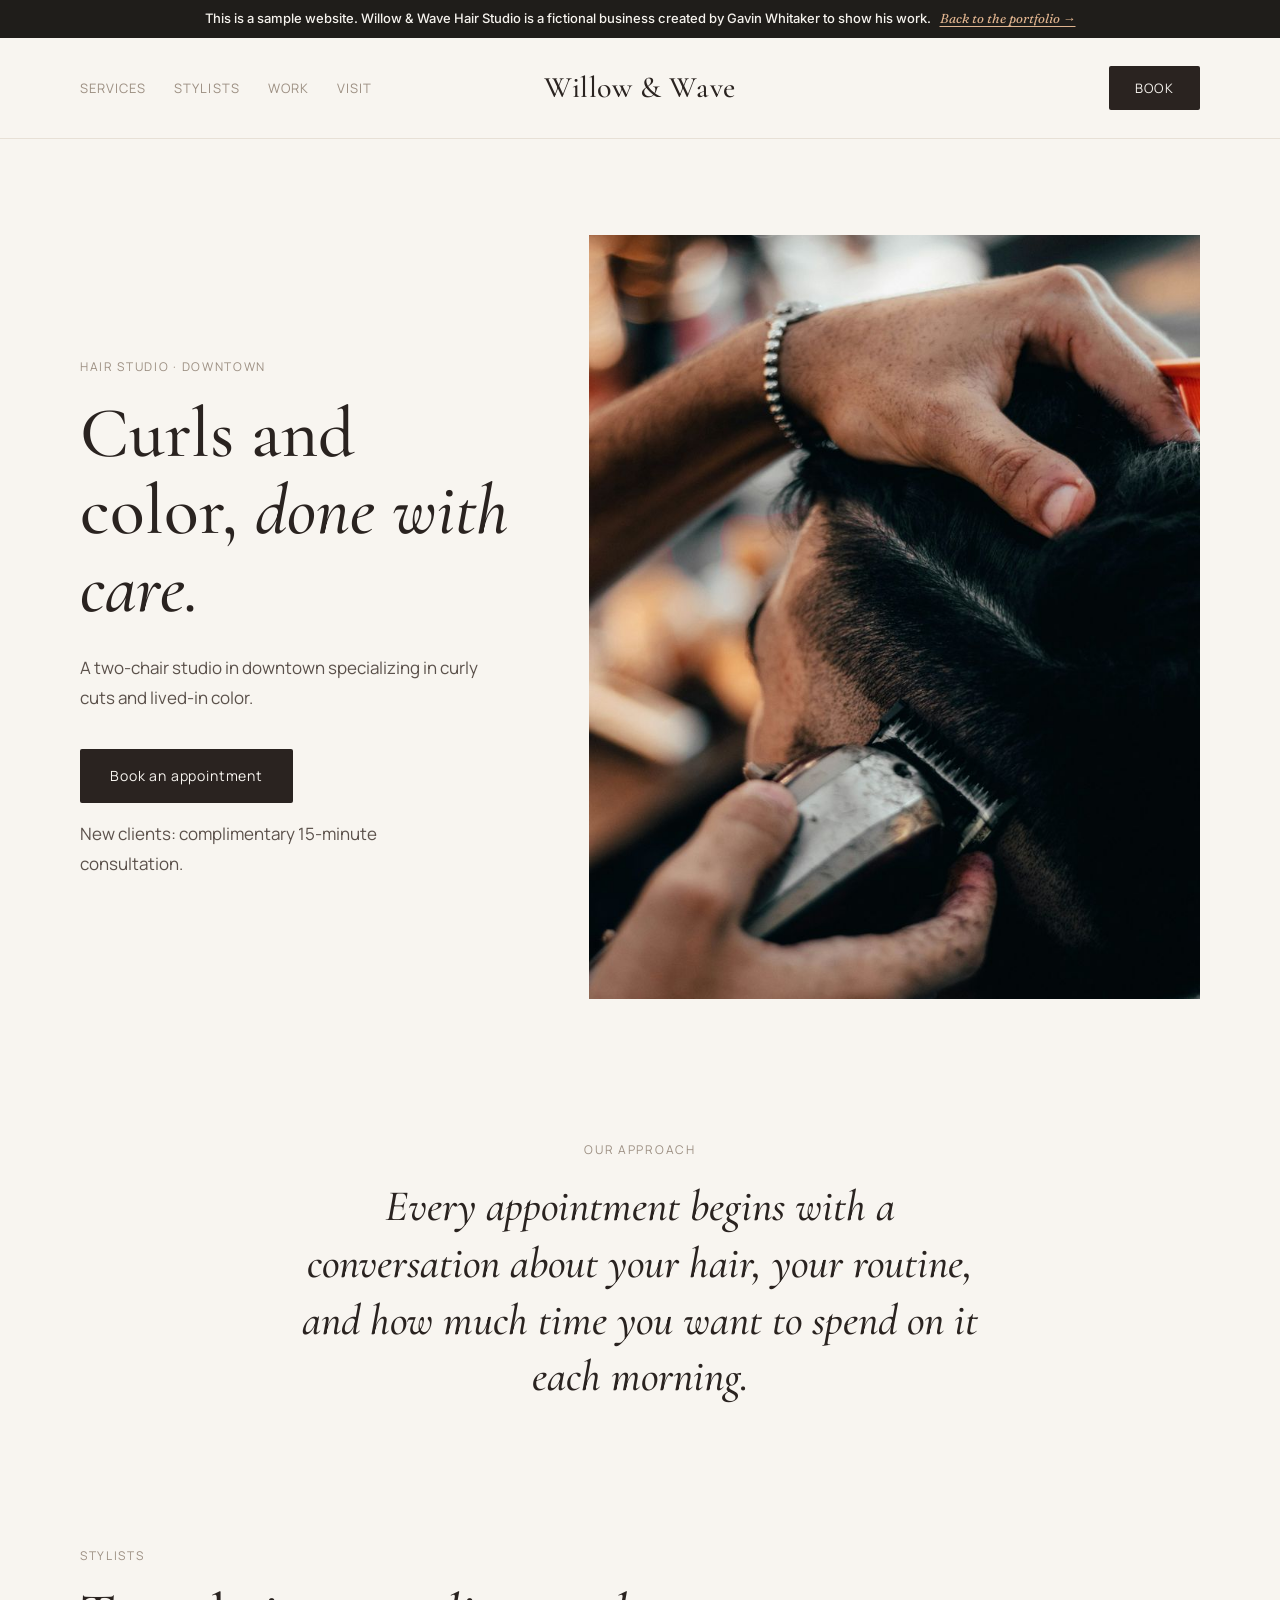
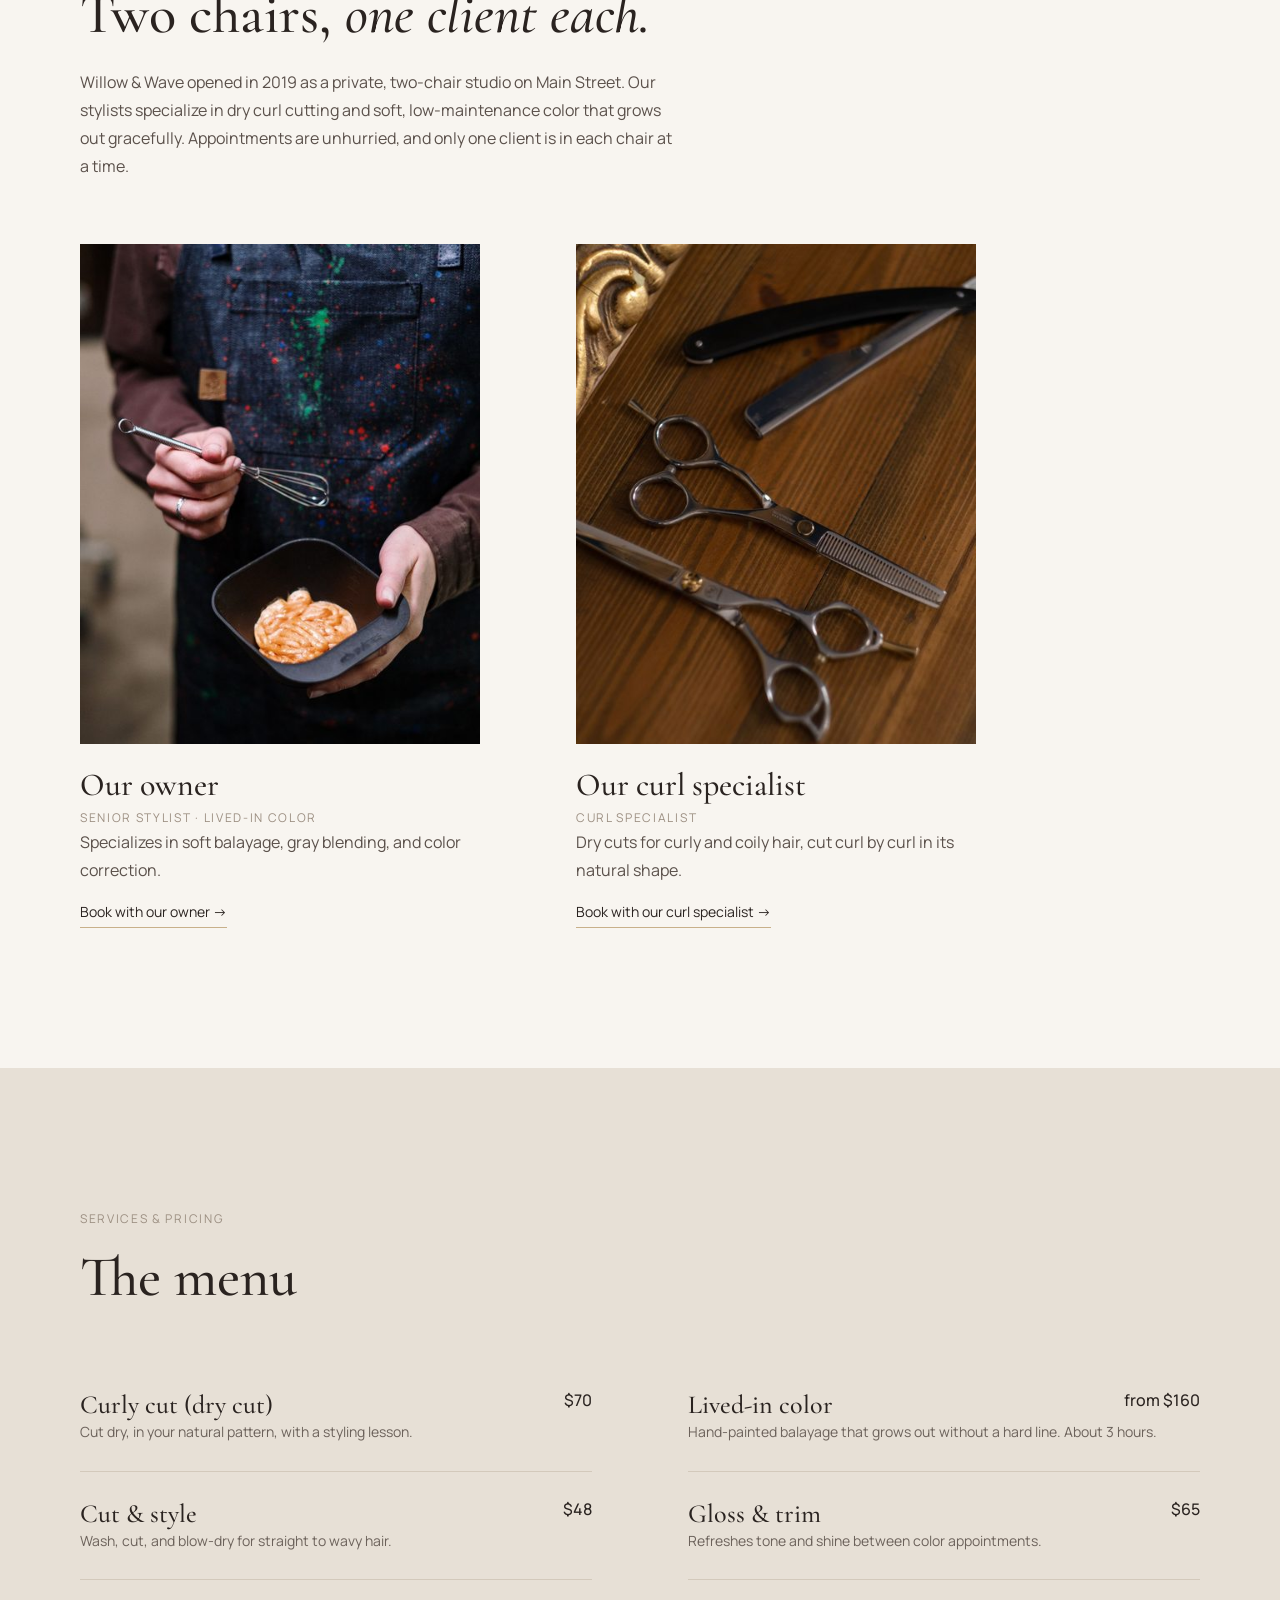
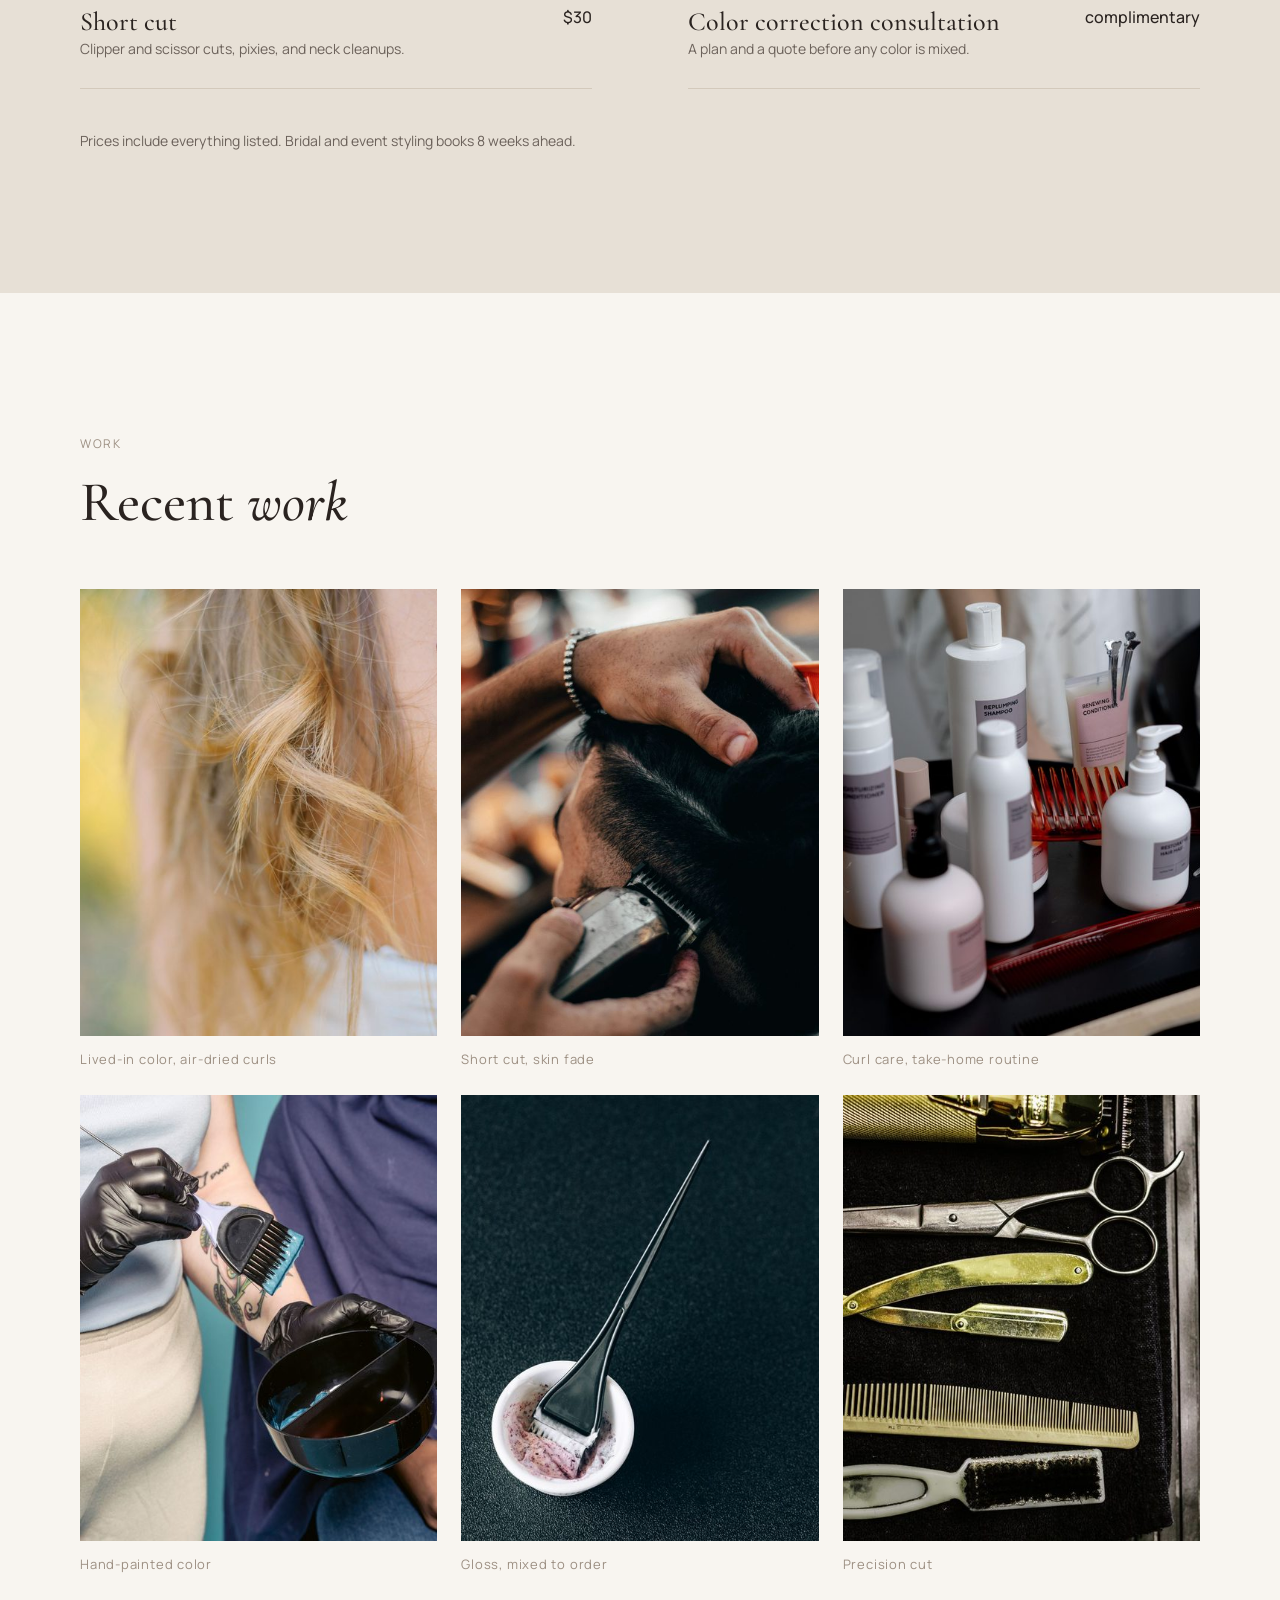
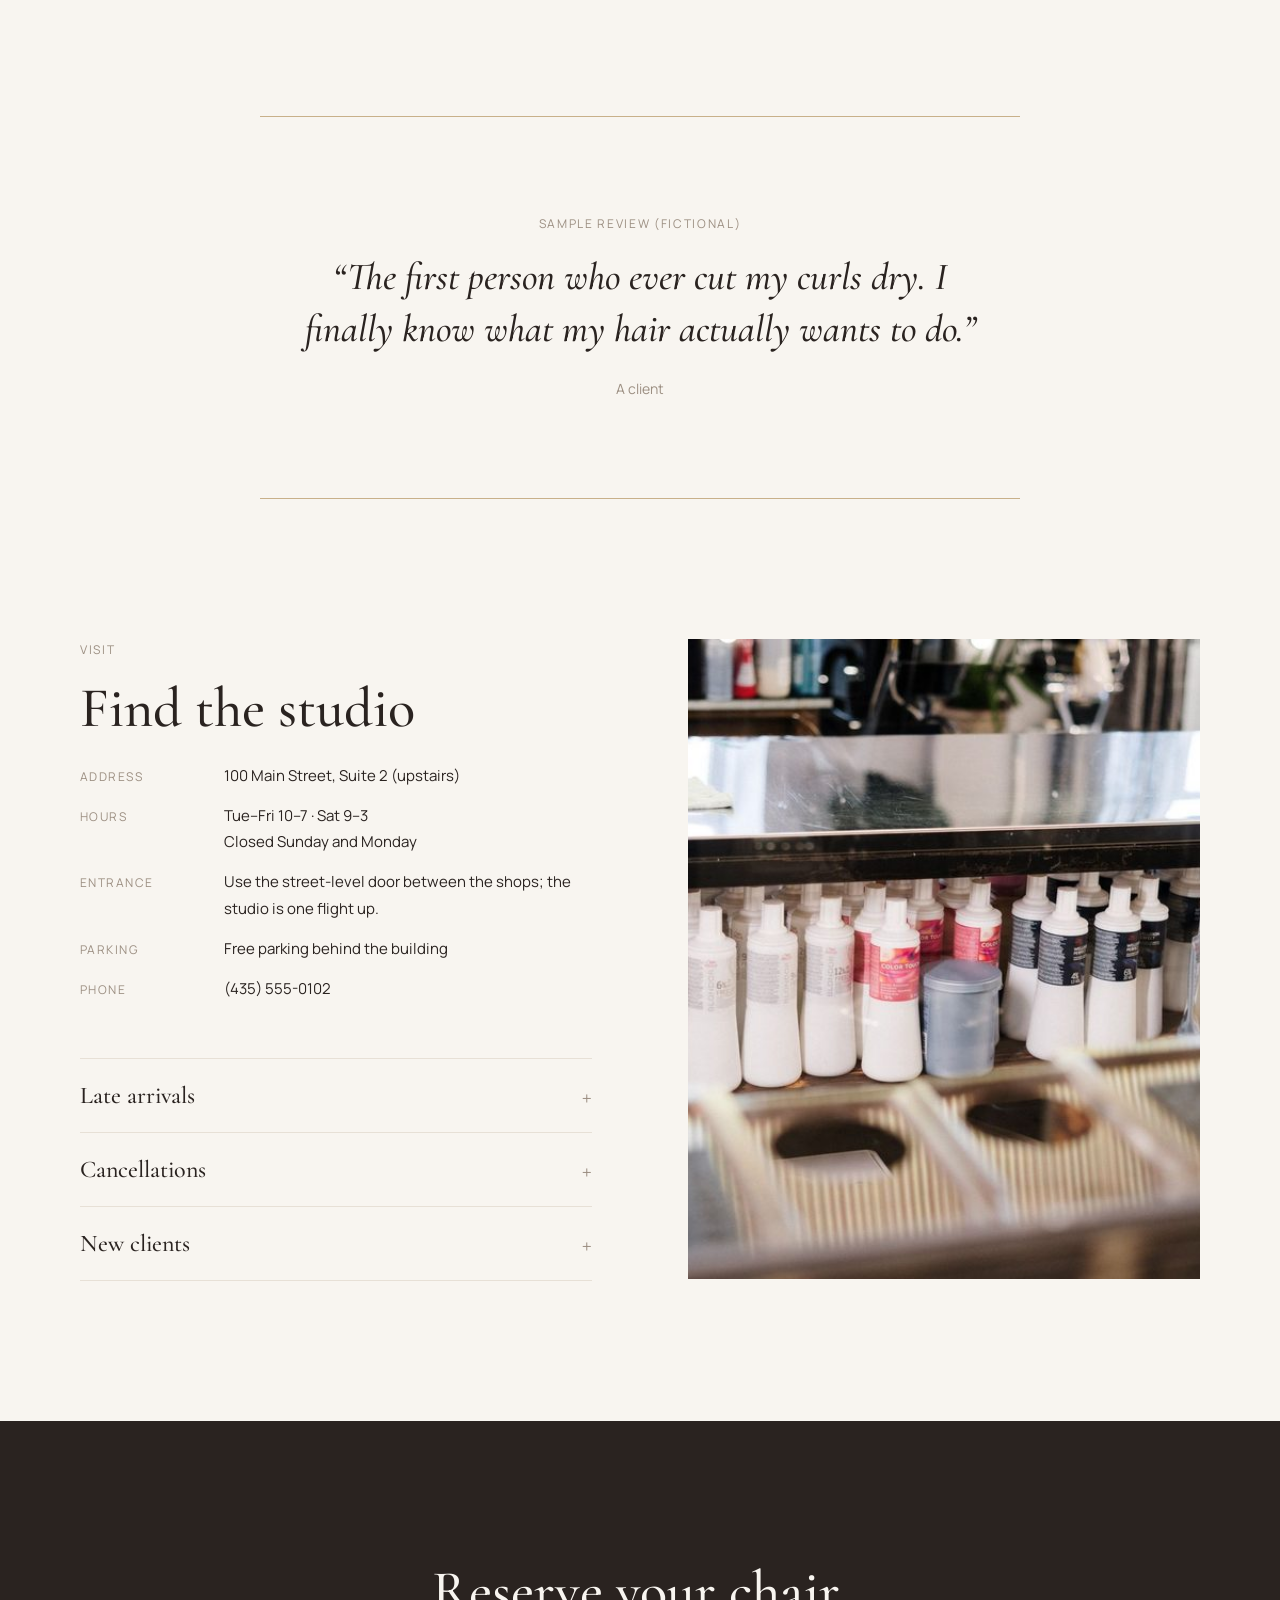
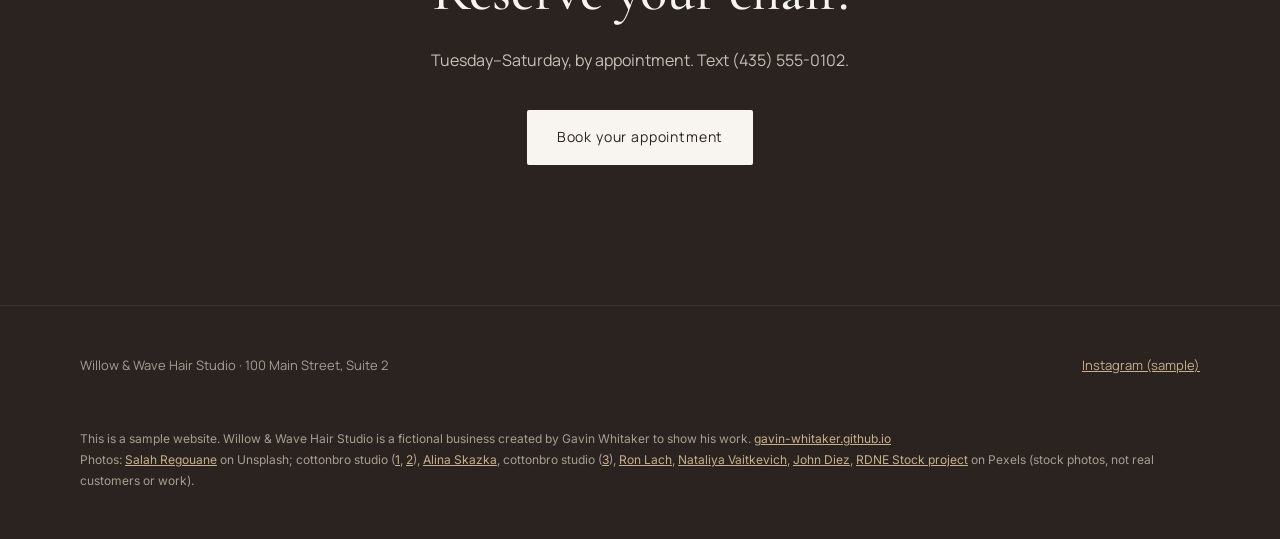
<file: samples/salon.html>
<!doctype html><html lang="en"><head><meta charset="utf-8"><meta name="viewport" content="width=device-width,initial-scale=1"><title>Willow &amp; Wave Hair Studio (sample site)</title>
<link rel="preconnect" href="https://fonts.googleapis.com"><link href="https://fonts.googleapis.com/css2?family=Cormorant+Garamond:ital,wght@0,500;1,500&family=Manrope:wght@400;500&display=swap" rel="stylesheet"><link rel="stylesheet" href="css/salon.css"><link rel="stylesheet" href="../css/gw.css"></head><body>
<div class="sample">This is a sample website. Willow &amp; Wave Hair Studio is a fictional business created by Gavin Whitaker to show his work. <a href="https://gavin-whitaker.github.io">Back to the portfolio →</a></div>
<header><div class="w"><nav><a href="#services">Services</a><a href="#stylists">Stylists</a><a href="#work">Work</a><a href="#visit">Visit</a></nav><a class="wm" href="#">Willow &amp; Wave</a><a class="book" href="#book">Book</a></div></header>
<div class="w hero"><div><span class="lbl">Hair studio · Downtown</span><h1>Curls and color, <em>done with care.</em></h1><p>A two-chair studio in downtown specializing in curly cuts and lived-in color.</p><div class="cta"><a class="btn" href="#book">Book an appointment</a><p class="small">New clients: complimentary 15-minute consultation.</p></div></div>
<img src="../img/samples/salon-cut-800.jpg" alt="Stylist's hands at work during a haircut"></div>
<section style="padding-top:0"><div class="w c"><span class="lbl">Our approach</span><p class="phil">Every appointment begins with a conversation about your hair, your routine, and how much time you want to spend on it each morning.</p></div></section>
<section id="stylists" style="padding-top:0"><div class="w"><span class="lbl">Stylists</span><h2>Two chairs, <em>one client each.</em></h2><p style="max-width:60ch;color:#5b514b">Willow &amp; Wave opened in 2019 as a private, two-chair studio on Main Street. Our stylists specialize in dry curl cutting and soft, low-maintenance color that grows out gracefully. Appointments are unhurried, and only one client is in each chair at a time.</p>
<div class="stylists"><div class="st"><img class="portrait" src="../img/samples/salon-color-600.jpg" alt="Stylist mixing color in a bowl"><h3>Our owner</h3><span class="lbl" style="margin:0">Senior stylist · Lived-in color</span><p>Specializes in soft balayage, gray blending, and color correction.</p><a href="#book">Book with our owner →</a></div>
<div class="st"><img class="portrait" src="../img/samples/salon-scissors-600.jpg" alt="Cutting shears and a razor on a wooden counter"><h3>Our curl specialist</h3><span class="lbl" style="margin:0">Curl specialist</span><p>Dry cuts for curly and coily hair, cut curl by curl in its natural shape.</p><a href="#book">Book with our curl specialist →</a></div></div></div></section>
<section class="menu" id="services"><div class="w"><span class="lbl">Services &amp; pricing</span><h2>The menu</h2><div class="mgrid">
<div class="item"><div>Curly cut (dry cut)<span>$70</span></div><p>Cut dry, in your natural pattern, with a styling lesson.</p></div>
<div class="item"><div>Lived-in color<span>from $160</span></div><p>Hand-painted balayage that grows out without a hard line. About 3 hours.</p></div>
<div class="item"><div>Cut &amp; style<span>$48</span></div><p>Wash, cut, and blow-dry for straight to wavy hair.</p></div>
<div class="item"><div>Gloss &amp; trim<span>$65</span></div><p>Refreshes tone and shine between color appointments.</p></div>
<div class="item"><div>Short cut<span>$30</span></div><p>Clipper and scissor cuts, pixies, and neck cleanups.</p></div>
<div class="item"><div>Color correction consultation<span>complimentary</span></div><p>A plan and a quote before any color is mixed.</p></div></div>
<p class="foot">Prices include everything listed. Bridal and event styling books 8 weeks ahead.</p></div></section>
<section id="work"><div class="w"><span class="lbl">Work</span><h2>Recent <em>work</em></h2><div class="gal">
<figure><img src="../img/samples/salon-curls-600.jpg" alt="Loose blonde curls"><figcaption>Lived-in color, air-dried curls</figcaption></figure>
<figure><img src="../img/samples/salon-cut-600.jpg" alt="Clipper cut in progress"><figcaption>Short cut, skin fade</figcaption></figure>
<figure><img src="../img/samples/salon-products-600.jpg" alt="Curl cream, gloss and wide-tooth combs"><figcaption>Curl care, take-home routine</figcaption></figure>
<figure><img src="../img/samples/salon-coloring-600.jpg" alt="Gloved hands applying color with a brush"><figcaption>Hand-painted color</figcaption></figure>
<figure><img src="../img/samples/salon-dye-600.jpg" alt="Color bowl and brush"><figcaption>Gloss, mixed to order</figcaption></figure>
<figure><img src="../img/samples/salon-tools-600.jpg" alt="Shears, razor and comb"><figcaption>Precision cut</figcaption></figure></div></div></section>
<section style="padding-top:0"><div class="w c quote"><span class="lbl">Sample review (fictional)</span><p>“The first person who ever cut my curls dry. I finally know what my hair actually wants to do.”</p><cite>A client</cite></div></section>
<section id="visit" style="padding-top:0"><div class="w visit"><div><span class="lbl">Visit</span><h2>Find the studio</h2><dl><dt>Address</dt><dd>100 Main Street, Suite 2 (upstairs)</dd><dt>Hours</dt><dd>Tue–Fri 10–7 · Sat 9–3<br>Closed Sunday and Monday</dd><dt>Entrance</dt><dd>Use the street-level door between the shops; the studio is one flight up.</dd><dt>Parking</dt><dd>Free parking behind the building</dd><dt>Phone</dt><dd>(435) 555-0102</dd></dl>
<div style="margin-top:56px"><details><summary>Late arrivals</summary><p>Text us if you're running late. After 15 minutes we may need to shorten or reschedule your service.</p></details><details><summary>Cancellations</summary><p>Please cancel at least 24 hours ahead so someone on the waitlist can take your time.</p></details><details><summary>New clients</summary><p>Start with a complimentary 15-minute consultation, in person or by video.</p></details></div></div>
<img src="../img/samples/salon-shelf-600.jpg" alt="Salon product shelf"></div></section>
<section class="end" id="book"><div class="w c"><h2>Reserve your chair.</h2><p>Tuesday–Saturday, by appointment. Text (435) 555-0102.</p><a class="btn" href="sms:4355550102">Book your appointment</a></div></section>
<footer><div class="w"><span>Willow &amp; Wave Hair Studio · 100 Main Street, Suite 2</span><a href="#">Instagram (sample)</a>
<small class="gw-credit">This is a sample website. Willow &amp; Wave Hair Studio is a fictional business created by Gavin Whitaker to show his work. <a href="https://gavin-whitaker.github.io">gavin-whitaker.github.io</a><br>Photos: <a href="https://unsplash.com/photos/MRCdF3qUbp0">Salah Regouane</a> on Unsplash; cottonbro studio (<a href="https://www.pexels.com/photo/7440053/">1</a>, <a href="https://www.pexels.com/photo/3993126/">2</a>), <a href="https://www.pexels.com/photo/14766728/">Alina Skazka</a>, cottonbro studio (<a href="https://www.pexels.com/photo/3993143/">3</a>), <a href="https://www.pexels.com/photo/10317439/">Ron Lach</a>, <a href="https://www.pexels.com/photo/8468156/">Nataliya Vaitkevich</a>, <a href="https://www.pexels.com/photo/7388912/">John Diez</a>, <a href="https://www.pexels.com/photo/7697711/">RDNE Stock project</a> on Pexels (stock photos, not real customers or work).</small></div></footer>
</body></html>
</file>
<file: css/gw.css>
/* Gavin Whitaker portfolio chrome for sample sites and template previews (banner, back link, credits). */
@import url("https://fonts.googleapis.com/css2?family=Fraunces:ital,opsz,wght@0,9..144,400;1,9..144,400&family=Inter:wght@400;600&display=swap");
.gw-note,.sample{font:500 13px/1.5 Inter,system-ui,sans-serif!important;letter-spacing:0!important;text-transform:none!important}
.gw-note,.sample{background:#1f1d1a!important;color:#f6f3ee!important;text-align:center;padding:9px 12px!important;border:0!important}
.gw-note a,.sample a{font-family:Fraunces,Georgia,serif!important;font-style:italic;font-weight:400;color:#e0b48f!important;text-decoration:underline;text-underline-offset:3px}
.gw-credit,.gw-credit a{font-family:Inter,system-ui,sans-serif!important}
</file>
<file: samples/css/bakery.css>
:root{--flour:#FAF7F1;--oat:#EDE5D8;--crust:#A8652F;--brick:#7A3326;--navy:#14233A;--hair:#DCD3C4}
*{box-sizing:border-box;margin:0;padding:0}
body{background:var(--flour);color:var(--navy);font:400 16px/1.7 "Libre Franklin",sans-serif}
h1,h2,h3{font-family:"Playfair Display",serif;font-weight:500;line-height:1.12}
a{color:var(--crust)}
.w{max-width:1280px;margin:0 auto;padding:0 40px}
.sample{background:#fff3a3;color:#3a2f00;font-size:13px;text-align:center;padding:9px 20px}.sample a{color:#3a2f00;font-weight:600;margin-left:6px}
.k{font-size:12px;letter-spacing:.14em;text-transform:uppercase;color:var(--crust);font-weight:500;display:block;margin-bottom:14px}
header{border-bottom:1px solid var(--hair)}header .w{display:flex;justify-content:space-between;align-items:center;height:76px}
.wm{font:500 24px "Playfair Display";text-decoration:none;color:var(--navy)}
header nav{display:flex;align-items:center;gap:30px;font-size:14px}header nav a{text-decoration:none;color:var(--navy)}
.btn{display:inline-block;background:var(--navy);color:var(--flour)!important;text-decoration:none;padding:13px 22px;border-radius:4px;font-weight:500;font-size:15px;border:0;cursor:pointer;font-family:inherit}
.btn.c{background:var(--crust)}.btn.o{background:none;color:var(--navy)!important;border:1px solid var(--navy)}
.hero{display:grid;grid-template-columns:5fr 7fr;min-height:620px;border-bottom:1px solid var(--hair)}
.hero .t{padding:96px 64px 80px 0;display:flex;flex-direction:column;justify-content:center}
.hero h1{font-size:clamp(40px,4.8vw,66px);margin-bottom:22px}.hero p{font-size:18px;color:#3d4a5c;max-width:38ch;margin-bottom:32px}
.hours{font-size:14px;color:#5a6576;margin-top:18px}
.hero .img{background:url(../../img/samples/bake-rack-1400.jpg) center/cover;margin-right:calc(-1*(100vw - min(1280px,100vw))/2 - 40px)}
section{padding:120px 0}
h2{font-size:clamp(34px,3.6vw,50px);margin-bottom:18px}
.today{display:grid;grid-template-columns:4fr 8fr;gap:64px}
.list{border-top:1px solid var(--navy)}.list div{display:flex;justify-content:space-between;align-items:center;padding:18px 0;border-bottom:1px solid var(--hair);font-size:18px}
.st{font-size:11px;letter-spacing:.12em;text-transform:uppercase;padding:4px 10px;border-radius:4px;background:var(--oat);color:#4d5a6b}.st.out{background:none;border:1px solid var(--hair);color:#98a0ab}
.list .gone{color:#98a0ab}
.menu{background:var(--oat)}.mgrid{display:grid;grid-template-columns:repeat(3,1fr);gap:56px;margin-top:48px}
.mgrid h3{font-size:26px;color:var(--brick);padding-bottom:12px;border-bottom:1px solid var(--navy);margin-bottom:6px}
.mi{display:flex;justify-content:space-between;padding:12px 0;border-bottom:1px solid var(--hair)}.mi small{font-size:11px;letter-spacing:.1em;text-transform:uppercase;color:var(--crust);margin-left:8px}
.pre{display:grid;grid-template-columns:6fr 6fr;gap:0;background:var(--oat)}
.pre img{width:100%;height:100%;object-fit:cover;display:block;max-height:640px}
.pre .f{padding:72px 64px}form{display:grid;gap:16px;margin-top:28px}label{font-size:13px;font-weight:500;display:grid;gap:6px}
input,textarea{font:16px "Libre Franklin";padding:12px;border:1px solid #c9bfae;border-radius:4px;background:var(--flour);color:var(--navy)}
.story{display:grid;grid-template-columns:7fr 5fr;gap:80px;align-items:center}.story img{width:100%;aspect-ratio:5/4;object-fit:cover;display:block}
.story p{font-size:18px;color:#3d4a5c;margin-bottom:18px}
.ph{aspect-ratio:1;width:120px;object-fit:cover;display:block}
.own{display:flex;gap:20px;align-items:center;margin-top:28px;font-size:14px;color:#5a6576}
.pq{display:grid;grid-template-columns:1fr 1fr;gap:80px;border-top:1px solid var(--hair);border-bottom:1px solid var(--hair);padding-top:80px;padding-bottom:80px}
.pq p{font:italic 500 30px/1.35 "Playfair Display";margin:14px 0}.pq cite{font-style:normal;font-size:14px;color:#5a6576}
.lab{font-size:11px;letter-spacing:.12em;text-transform:uppercase;color:#7b8594}
.visit{display:grid;grid-template-columns:1fr 1fr 1fr;gap:56px;border-top:1px solid var(--navy);padding-top:32px;margin-top:40px}.visit h3{font-size:22px;margin-bottom:10px}.visit p{color:#3d4a5c}
.band{background:var(--navy);color:var(--flour);padding:72px 0}.band .w{display:flex;justify-content:space-between;align-items:center;gap:32px;flex-wrap:wrap}.band h2{color:var(--flour);font-size:34px;margin:0}
footer{background:var(--navy);color:#a9b2bf;font-size:14px;padding:48px 0;border-top:1px solid #24344d}footer a{color:#e0b48a}footer small{display:block;margin-top:24px;font-size:12px}
@media(max-width:900px){.w{padding:0 24px}header nav a:not(.btn){display:none}
.hero,.today,.mgrid,.pre,.story,.pq,.visit{grid-template-columns:1fr}.hero .t{padding:56px 0 40px}.hero .img{margin:0 -24px;min-height:300px}
section{padding:80px 0}.pre .f{padding:48px 24px}.mgrid,.pq,.story{gap:40px}}
img{max-width:100%;height:auto}.own .ph{flex:0 0 120px;width:120px;height:120px}.own>div{min-width:0}.own b,.own span{display:block}.own b{font-weight:600;color:#14233A}
</file>
<file: samples/css/landscaping.css>
:root{--bg:#F7F6F2;--gr:#1E2124;--ba:#3A4046;--sage:#8A9384;--cedar:#9C5A34;--hair:#DAD8D1}
*{box-sizing:border-box;margin:0;padding:0}
body{background:var(--bg);color:var(--gr);font:400 17px/1.65 Inter,sans-serif;font-variant-numeric:tabular-nums}
h1,h2,h3{font-family:"Inter Tight",sans-serif;font-weight:650;letter-spacing:-.02em;line-height:1.1}
a{color:var(--cedar)}
.w{max-width:1240px;margin:0 auto;padding:0 32px}
.sample{background:#fff3a3;color:#3a2f00;font-size:14px;text-align:center;padding:9px 20px}.sample a{color:#3a2f00;font-weight:600;margin-left:6px}
.notice{background:var(--gr);color:#cfd2d4;font-size:13px;text-align:center;padding:7px}
.top{border-bottom:1px solid var(--hair);background:var(--bg)}.top .w{display:flex;align-items:center;justify-content:space-between;height:72px}
.wm{font:700 19px "Inter Tight";letter-spacing:-.02em;color:var(--gr);text-decoration:none}
.top nav{display:flex;align-items:center;gap:28px;font-size:14px}.top nav a{color:var(--ba);text-decoration:none}
.btn{display:inline-block;background:var(--cedar);color:#fff!important;text-decoration:none;font:600 15px Inter;padding:13px 22px;border-radius:0}
.hero{position:relative;min-height:640px;background:url(../../img/samples/land-fence-1400.jpg) center 80%/cover}
.hero .panel{position:absolute;left:0;top:0;bottom:0;width:min(520px,100%);background:var(--bg);padding:96px 56px 64px 32px;display:flex;flex-direction:column;justify-content:center}
@media(min-width:1240px){.hero .panel{padding-left:calc((100vw - 1240px)/2 + 32px);width:calc((100vw - 1240px)/2 + 560px)}}
.hero h1{font-size:clamp(38px,4.6vw,60px);margin-bottom:22px}.hero p{color:var(--ba);margin-bottom:30px;max-width:42ch}
.sub2{font-size:14px;color:var(--ba);margin-top:14px}
.cred{border-bottom:1px solid var(--hair)}.cred .w{display:flex;gap:0;justify-content:space-between;padding:26px 32px;font-size:15px;color:var(--ba)}
.cred b{color:var(--gr);font-weight:600}
section{padding:128px 0;border-bottom:1px solid var(--hair)}
.eyebrow{font-size:12px;letter-spacing:.14em;text-transform:uppercase;color:var(--sage);margin-bottom:14px;display:block}
h2{font-size:clamp(30px,3.4vw,44px);margin-bottom:20px}.lede{color:var(--ba);max-width:60ch}
.work{display:grid;grid-template-columns:2fr 1fr;grid-template-rows:300px 300px;gap:32px;margin-top:56px}
.work figure:first-child{grid-row:span 2}.work img{width:100%;height:100%;object-fit:cover;display:block}
.work figure{display:flex;flex-direction:column}.work figure div{flex:1;min-height:0}
figcaption{font-size:14px;color:var(--ba);padding-top:10px;border-top:1px solid var(--hair);margin-top:10px}
.ba{position:relative;height:560px;overflow:hidden;--p:50%;margin-top:48px}
.ba img{position:absolute;inset:0;width:100%;height:100%;object-fit:cover}
.ba .before{clip-path:inset(0 calc(100% - var(--p)) 0 0)}
.ba input{position:absolute;inset:0;width:100%;height:100%;opacity:0;cursor:ew-resize}
.ba .bar{position:absolute;top:0;bottom:0;left:var(--p);width:2px;background:#fff}
.ba .bar:after{content:"⟷";position:absolute;top:50%;left:50%;transform:translate(-50%,-50%);background:#fff;color:var(--gr);width:44px;height:44px;display:grid;place-items:center;font-size:18px}
.ba .lab{position:absolute;bottom:16px;font-size:12px;letter-spacing:.12em;text-transform:uppercase;background:var(--bg);padding:6px 12px}
.svc{display:grid;grid-template-columns:1fr 1fr;column-gap:64px;margin-top:48px;border-top:1px solid var(--gr)}
.svc div{padding:32px 0;border-bottom:1px solid var(--hair)}.svc h3{font-size:22px;margin-bottom:8px;display:flex;justify-content:space-between;gap:16px}
.svc h3 span{font:500 15px Inter;color:var(--cedar);white-space:nowrap}.svc p{color:var(--ba);font-size:16px}
.steps{display:grid;grid-template-columns:repeat(4,1fr);gap:32px;margin-top:56px;border-top:1px solid var(--gr)}
.steps div{padding-top:24px;position:relative}.steps div:before{content:"";position:absolute;top:-5px;left:0;width:9px;height:9px;background:var(--cedar)}
.steps b{font:600 13px Inter;color:var(--sage);display:block;margin-bottom:8px}.steps h3{font-size:22px;margin-bottom:8px}.steps p{color:var(--ba);font-size:15px}
.split{display:grid;grid-template-columns:5fr 7fr;gap:64px}
table{width:100%;border-collapse:collapse}td{padding:18px 0;border-bottom:1px solid var(--hair)}td:last-child{text-align:right;font-weight:500}tr:first-child td{border-top:1px solid var(--gr)}
.note{font-size:14px;color:var(--ba);margin-top:20px}
.towns{columns:2;list-style:none;margin-top:8px;border-top:1px solid var(--gr)}.towns li{padding:14px 0;border-bottom:1px solid var(--hair);break-inside:avoid}
.quotes{display:grid;grid-template-columns:1fr 1fr;gap:64px;margin-top:48px}
blockquote p{font:500 26px/1.35 "Inter Tight";letter-spacing:-.01em;margin:12px 0 16px}blockquote cite{font-style:normal;font-size:14px;color:var(--ba)}
.tag{font-size:11px;letter-spacing:.12em;text-transform:uppercase;color:var(--sage);border:1px solid var(--sage);padding:3px 8px}
.ownr{display:grid;grid-template-columns:200px 1fr;gap:40px;align-items:start;margin-top:40px}
.ph{aspect-ratio:4/5;width:100%;object-fit:cover;display:block}
.band{background:var(--gr);color:#fff;padding:96px 0;border:0}.band .w{display:flex;justify-content:space-between;align-items:center;gap:32px;flex-wrap:wrap}.band h2{color:#fff;max-width:20ch}.band p{color:#b9bdc0;margin-top:8px}
footer{background:var(--gr);color:#b9bdc0;font-size:14px;border-top:1px solid #33383c;padding:56px 0}
footer .cols{display:grid;grid-template-columns:2fr 1fr 1fr;gap:32px}footer b{color:#fff;font-weight:600;display:block;margin-bottom:6px}footer a{color:#e0b394}
footer small{display:block;margin-top:40px;padding-top:24px;border-top:1px solid #33383c;font-size:13px}
@media(max-width:900px){.top nav a:not(.btn){display:none}.wm{font-size:16px;max-width:60%}.btn{padding:11px 16px;font-size:14px}.hero{min-height:0;background:none}.hero .panel{position:static;width:100%;padding:56px 24px}.hero:after{content:"";display:block;height:340px;background:url(../../img/samples/land-fence-1400.jpg) center 80%/cover}
.cred .w{flex-wrap:wrap;gap:8px 24px;padding:20px 24px}.w{padding:0 24px}section{padding:80px 0}
.work{grid-template-columns:1fr;grid-template-rows:auto}.work figure:first-child{grid-row:auto}.work figure div{height:260px}
.svc,.steps,.split,.quotes,.ownr,footer .cols{grid-template-columns:1fr}.ba{height:340px}.ownr .ph{max-width:200px}.towns{columns:1}}
img{max-width:100%;height:auto}
</file>
<file: samples/css/salon.css>
:root{--iv:#F8F5F0;--stone:#E7E0D6;--taupe:#9C8F82;--willow:#7D8C74;--esp:#2A2320;--champ:#C8B08A}
*{box-sizing:border-box;margin:0;padding:0}
body{background:var(--iv);color:var(--esp);font:400 16px/1.75 Manrope,sans-serif}
h1,h2,h3{font-family:"Cormorant Garamond",serif;font-weight:500;line-height:1.08}
em{font-style:italic}a{color:var(--esp)}
.w{max-width:1200px;margin:0 auto;padding:0 40px}
.sample{background:#fff3a3;color:#3a2f00;font-size:13px;text-align:center;padding:9px 20px}.sample a{color:#3a2f00;font-weight:600;margin-left:6px}
.lbl{font-size:12px;letter-spacing:.14em;text-transform:uppercase;color:var(--taupe);display:block;margin-bottom:18px}
header{padding:28px 0;border-bottom:1px solid var(--stone)}header .w{display:grid;grid-template-columns:1fr auto 1fr;align-items:center}
header nav{display:flex;gap:28px;font-size:13px;letter-spacing:.08em;text-transform:uppercase}header nav a{text-decoration:none;color:var(--taupe)}
.wm{font:500 30px "Cormorant Garamond";text-align:center;text-decoration:none;letter-spacing:.02em}
.book{justify-self:end;background:var(--esp);color:var(--iv)!important;text-decoration:none;padding:11px 26px;border-radius:2px;font-size:13px;letter-spacing:.1em;text-transform:uppercase}
.hero{display:grid;grid-template-columns:5fr 7fr;gap:72px;align-items:center;padding-top:96px;padding-bottom:140px}
.hero h1{font-size:clamp(46px,5.6vw,80px);margin-bottom:26px}.hero p{max-width:40ch;color:#5b514b;font-size:17px}
.hero .cta{margin-top:36px}.btn{display:inline-block;background:var(--esp);color:var(--iv)!important;text-decoration:none;padding:15px 30px;border-radius:2px;font-size:14px;letter-spacing:.06em}
.small{font-size:14px;color:var(--taupe);margin-top:16px}
.hero img{width:100%;aspect-ratio:4/5;object-fit:cover;display:block}
section{padding:140px 0}.c{max-width:760px;margin:0 auto;text-align:center}
.phil{font:italic 500 clamp(30px,3.4vw,44px)/1.3 "Cormorant Garamond"}
h2{font-size:clamp(40px,4.4vw,60px);margin-bottom:24px}
.stylists{display:grid;grid-template-columns:repeat(2,minmax(0,400px));gap:96px;margin-top:64px}
.portrait{aspect-ratio:4/5;width:100%;object-fit:cover;display:block}
.st h3{font-size:32px;margin:24px 0 4px}.st p{color:#5b514b;max-width:44ch}.st a{display:inline-block;margin-top:16px;font-size:14px;border-bottom:1px solid var(--champ);text-decoration:none;padding-bottom:2px}
.menu{background:var(--stone)}.mgrid{display:grid;grid-template-columns:1fr 1fr;gap:0 96px;margin-top:56px}
.item{padding:26px 0;border-bottom:1px solid #d3c9bb}.item div{display:flex;justify-content:space-between;gap:24px;font:500 26px "Cormorant Garamond"}.item div span{font:500 16px Manrope}.item p{font-size:14px;color:#6c625b}
.foot{margin-top:40px;font-size:14px;color:#6c625b}
.gal{display:grid;grid-template-columns:repeat(3,1fr);gap:24px;margin-top:56px}.gal img{width:100%;aspect-ratio:4/5;object-fit:cover;display:block}.gal figcaption{font-size:13px;color:var(--taupe);margin-top:12px;letter-spacing:.06em}
.quote{border-top:1px solid var(--champ);border-bottom:1px solid var(--champ);padding-top:96px;padding-bottom:96px}.quote p{font:italic 500 clamp(28px,3vw,40px)/1.35 "Cormorant Garamond";margin:18px 0}.quote cite{font-style:normal;font-size:14px;color:var(--taupe)}
.visit{display:grid;grid-template-columns:1fr 1fr;gap:96px}.visit dl{display:grid;grid-template-columns:120px 1fr;gap:14px 24px;font-size:15px}.visit dt{color:var(--taupe);font-size:12px;letter-spacing:.12em;text-transform:uppercase;padding-top:3px}
.visit img{width:100%;aspect-ratio:4/5;object-fit:cover}
details{border-top:1px solid var(--stone);padding:22px 0}details:last-child{border-bottom:1px solid var(--stone)}summary{cursor:pointer;font:500 24px "Cormorant Garamond";list-style:none;display:flex;justify-content:space-between}summary:after{content:"+";color:var(--taupe)}details[open] summary:after{content:"–"}details p{color:#5b514b;margin-top:10px;max-width:60ch}
.end{background:var(--esp);color:var(--iv);text-align:center}.end h2{color:var(--iv)}.end p{color:#c9bfb4;margin-bottom:36px}.end .btn{background:var(--iv);color:var(--esp)!important}
footer{background:var(--esp);color:#a99d92;font-size:13px;border-top:1px solid #3d3430;padding:48px 0}footer .w{display:flex;justify-content:space-between;gap:24px;flex-wrap:wrap}footer a{color:var(--champ)}footer small{display:block;width:100%;margin-top:28px;font-size:12px}
@media(max-width:900px){.w{padding:0 24px}header .w{grid-template-columns:1fr auto}header nav{display:none}.wm{text-align:left;font-size:24px}
.hero,.stylists,.mgrid,.visit{grid-template-columns:1fr;gap:40px}.hero{padding-top:48px;padding-bottom:80px}section{padding:88px 0}.gal{grid-template-columns:1fr 1fr;gap:14px}.portrait{max-width:280px}.stylists{gap:56px}}
img{max-width:100%;height:auto}
</file>
